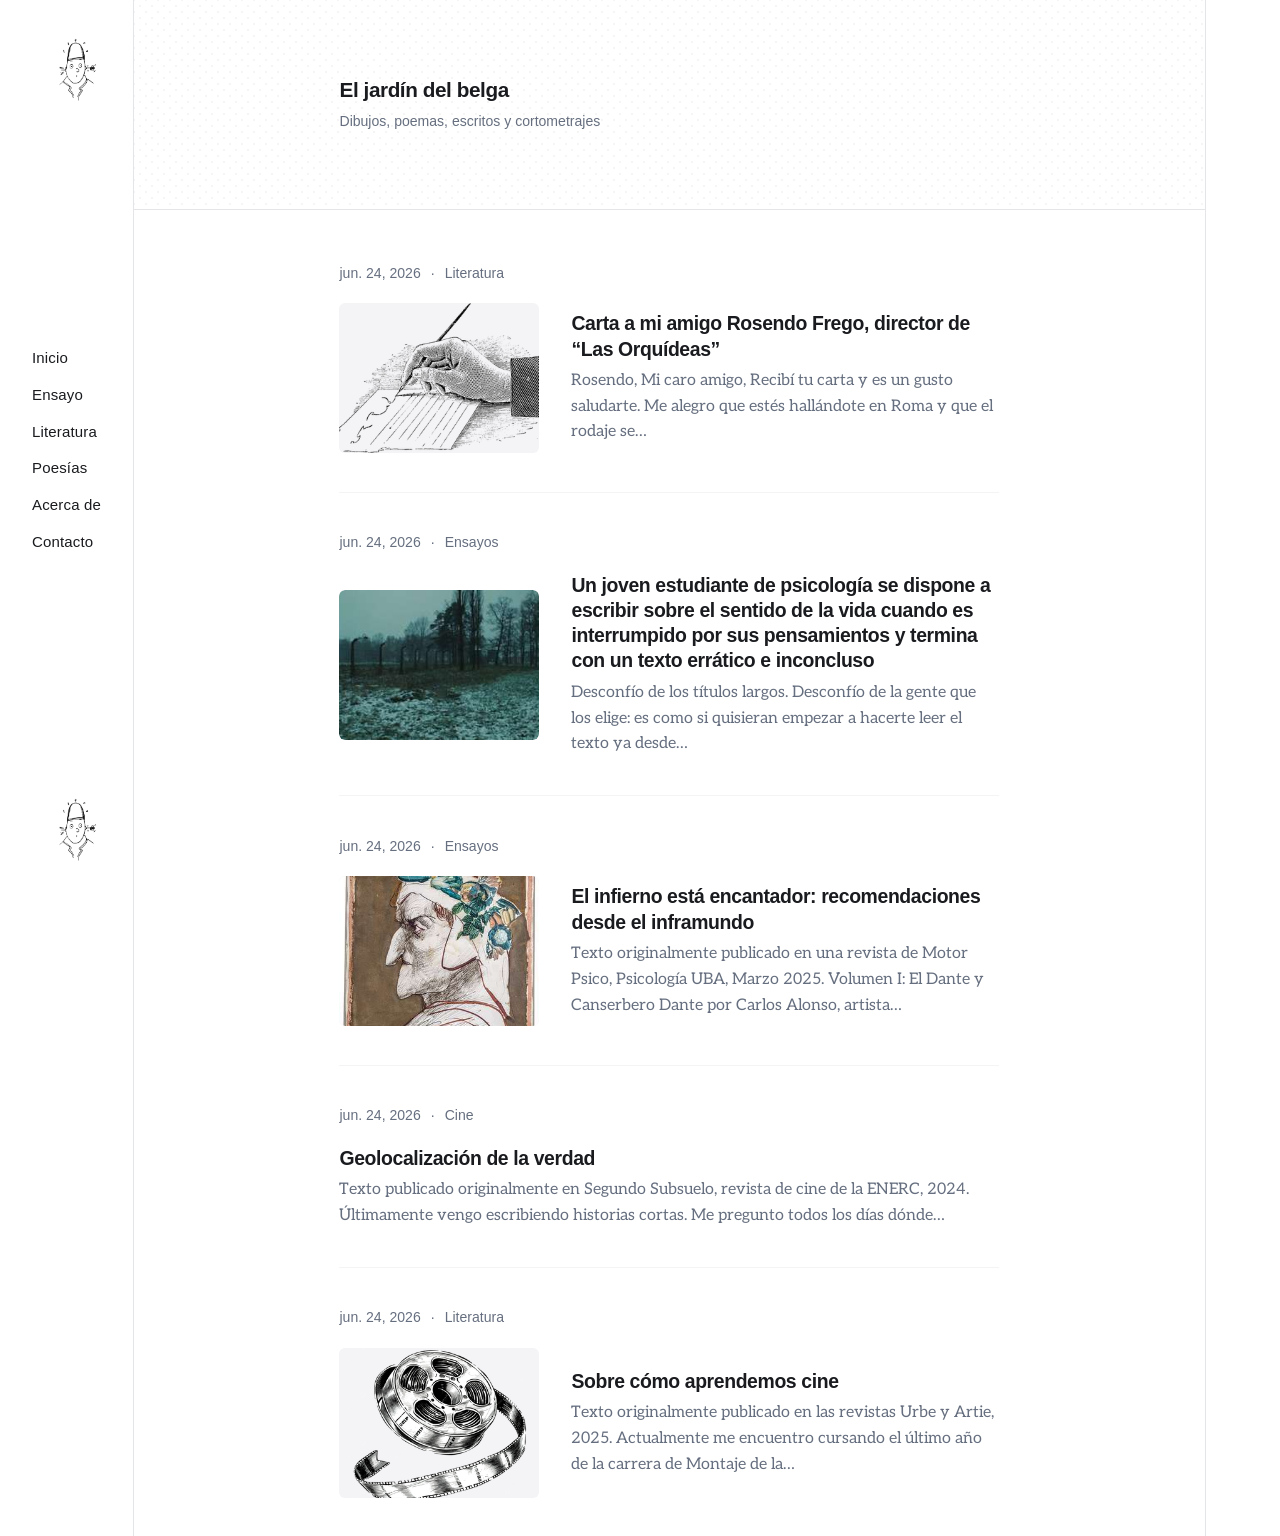
<file: index.html>
<!DOCTYPE html><html lang="es"><head><meta charset="utf-8"><meta http-equiv="X-UA-Compatible" content="IE=edge"><meta name="viewport" content="width=device-width,initial-scale=1"><title>Julián Enriquez</title><meta name="generator" content="Publii Open-Source CMS for Static Site"><link rel="canonical" href="https://julian-enriquez.github.io/julian-enriquez/"><link rel="alternate" type="application/atom+xml" href="https://julian-enriquez.github.io/julian-enriquez/feed.xml" title="Julián Enriquez - RSS"><link rel="alternate" type="application/json" href="https://julian-enriquez.github.io/julian-enriquez/feed.json" title="Julián Enriquez - JSON"><meta property="og:title" content="Julián Enriquez"><meta property="og:image" content="https://julian-enriquez.github.io/julian-enriquez/media/website/18.png"><meta property="og:image:width" content="4746"><meta property="og:image:height" content="5933"><meta property="og:site_name" content="Julián Enriquez"><meta property="og:description" content=""><meta property="og:url" content="https://julian-enriquez.github.io/julian-enriquez/"><meta property="og:type" content="website"><link rel="shortcut icon" href="https://julian-enriquez.github.io/julian-enriquez/media/website/PIPO-05.png" type="image/x-icon"><link rel="stylesheet" href="https://julian-enriquez.github.io/julian-enriquez/assets/css/style.css?v=1b7cdbcfc6073b887bbcb154c6735368"><script type="application/ld+json">{"@context":"http://schema.org","@type":"Organization","name":"Julián Enriquez","logo":"https://julian-enriquez.github.io/julian-enriquez/media/website/18.png","url":"https://julian-enriquez.github.io/julian-enriquez/","sameAs":["https://www.instagram.com/julii_enriquez/","https://www.youtube.com/@julian.enriquez"]}</script><noscript><style>img[loading] {
                    opacity: 1;
                }</style></noscript></head><body class="home-template"><div class="container"><div class="left-bar"><div class="left-bar__inner"><header class="header"><a class="logo" href="https://julian-enriquez.github.io/julian-enriquez/"><img src="https://julian-enriquez.github.io/julian-enriquez/media/website/18.png" alt="Julián Enriquez" width="4746" height="5933"></a><nav class="navbar"><button class="navbar__toggle" aria-label="Menu" aria-haspopup="true" aria-expanded="false"><span class="navbar__toggle__box"><span class="navbar__toggle__inner">Menu</span></span></button><ul class="navbar__menu"><li class="active"><a href="https://julian-enriquez.github.io/julian-enriquez/" target="_self" aria-label="Inicio"><span>Inicio</span></a></li><li><a href="https://julian-enriquez.github.io/julian-enriquez/tags/escritos/" target="_self" aria-label="Ensayo"><span>Ensayo</span></a></li><li><a href="https://julian-enriquez.github.io/julian-enriquez/tags/literatura/" target="_self" aria-label="Literatura"><span>Literatura</span></a></li><li><a href="https://julian-enriquez.github.io/julian-enriquez/tags/poesia/" target="_self" aria-label="Poesías"><span>Poesías</span></a></li><li><a href="https://julian-enriquez.github.io/julian-enriquez/sobre-mi/" target="_self" aria-label="Acerca de"><span>Acerca de</span></a></li><li><a href="https://julian-enriquez.github.io/julian-enriquez/contacto/" target="_self" aria-label="Contacto"><span>Contacto</span></a></li></ul></nav><a class="logo logo--atbottom" href="https://julian-enriquez.github.io/julian-enriquez/"><img src="https://julian-enriquez.github.io/julian-enriquez/media/website/18.png" alt="Julián Enriquez" width="4746" height="5933"></a></header></div></div><main class="main"><div class="hero"><div class="main__inner"><h1>El jardín del belga</h1><p>Dibujos, poemas, escritos y cortometrajes</p></div></div><div class="main__inner"><article class="c-card"><div class="c-card__meta"><time datetime="2026-06-24T15:32">jun. 24, 2026 </time><a href="https://julian-enriquez.github.io/julian-enriquez/tags/literatura/" class="c-card-tag">Literatura</a></div><a href="https://julian-enriquez.github.io/julian-enriquez/carta-a-mi-amigo-rosendo-frego-director-de-las-orquideas-2/" class="c-card__image"><img src="https://julian-enriquez.github.io/julian-enriquez/media/posts/10/Hand-Writing-PNG-Free-Image-1.png" srcset="https://julian-enriquez.github.io/julian-enriquez/media/posts/10/responsive/Hand-Writing-PNG-Free-Image-1-xs.png 320w, https://julian-enriquez.github.io/julian-enriquez/media/posts/10/responsive/Hand-Writing-PNG-Free-Image-1-sm.png 480w" sizes="(min-width: 700px) 200px, (min-width: 480px) 160px, calc(100vw - 50px)" loading="lazy" height="745" width="1132" alt=""></a><header class="c-card__header"><h2 class="c-card__title"><a href="https://julian-enriquez.github.io/julian-enriquez/carta-a-mi-amigo-rosendo-frego-director-de-las-orquideas-2/">Carta a mi amigo Rosendo Frego, director de “Las Orquídeas”</a></h2><p>Rosendo, Mi caro amigo, Recibí tu carta y es un gusto saludarte. Me alegro que estés hallándote en Roma y que el rodaje se&hellip;</p></header></article><article class="c-card"><div class="c-card__meta"><time datetime="2026-06-24T15:15">jun. 24, 2026 </time><a href="https://julian-enriquez.github.io/julian-enriquez/tags/escritos/" class="c-card-tag">Ensayos</a></div><a href="https://julian-enriquez.github.io/julian-enriquez/un-joven-estudiante-de-psicologia/" class="c-card__image"><img src="https://julian-enriquez.github.io/julian-enriquez/media/posts/8/Shoah-704412970-large.jpg" srcset="https://julian-enriquez.github.io/julian-enriquez/media/posts/8/responsive/Shoah-704412970-large-xs.jpg 320w, https://julian-enriquez.github.io/julian-enriquez/media/posts/8/responsive/Shoah-704412970-large-sm.jpg 480w" sizes="(min-width: 700px) 200px, (min-width: 480px) 160px, calc(100vw - 50px)" loading="lazy" height="1080" width="1920" alt=""></a><header class="c-card__header"><h2 class="c-card__title"><a href="https://julian-enriquez.github.io/julian-enriquez/un-joven-estudiante-de-psicologia/">Un joven estudiante de psicología se dispone a escribir sobre el sentido de la vida cuando es interrumpido por sus pensamientos y termina con un texto errático e inconcluso</a></h2><p>Desconfío de los títulos largos. Desconfío de la gente que los elige: es como si quisieran empezar a hacerte leer el texto ya desde&hellip;</p></header></article><article class="c-card"><div class="c-card__meta"><time datetime="2026-06-24T14:57">jun. 24, 2026 </time><a href="https://julian-enriquez.github.io/julian-enriquez/tags/escritos/" class="c-card-tag">Ensayos</a></div><a href="https://julian-enriquez.github.io/julian-enriquez/el-infierno-esta-encantador-recomendaciones-desde-el-inframundo/" class="c-card__image"><img src="https://julian-enriquez.github.io/julian-enriquez/media/posts/7/CE-2460-ANV.D_ret.jpg" srcset="https://julian-enriquez.github.io/julian-enriquez/media/posts/7/responsive/CE-2460-ANV.D_ret-xs.jpg 320w, https://julian-enriquez.github.io/julian-enriquez/media/posts/7/responsive/CE-2460-ANV.D_ret-sm.jpg 480w" sizes="(min-width: 700px) 200px, (min-width: 480px) 160px, calc(100vw - 50px)" loading="lazy" height="1344" width="1041" alt=""></a><header class="c-card__header"><h2 class="c-card__title"><a href="https://julian-enriquez.github.io/julian-enriquez/el-infierno-esta-encantador-recomendaciones-desde-el-inframundo/">El infierno está encantador: recomendaciones desde el inframundo</a></h2><p>Texto originalmente publicado en una revista de Motor Psico, Psicología UBA, Marzo 2025. Volumen I: El Dante y Canserbero Dante por Carlos Alonso, artista&hellip;</p></header></article><article class="c-card"><div class="c-card__meta"><time datetime="2026-06-24T14:46">jun. 24, 2026 </time><a href="https://julian-enriquez.github.io/julian-enriquez/tags/cine/" class="c-card-tag">Cine</a></div><header class="c-card__header"><h2 class="c-card__title"><a href="https://julian-enriquez.github.io/julian-enriquez/geolocalizacion-de-la-verdad/">Geolocalización de la verdad</a></h2><p>Texto publicado originalmente en Segundo Subsuelo, revista de cine de la ENERC, 2024. Últimamente vengo escribiendo historias cortas. Me pregunto todos los días dónde&hellip;</p></header></article><article class="c-card"><div class="c-card__meta"><time datetime="2026-06-24T11:46">jun. 24, 2026 </time><a href="https://julian-enriquez.github.io/julian-enriquez/tags/literatura/" class="c-card-tag">Literatura</a></div><a href="https://julian-enriquez.github.io/julian-enriquez/sobre-como-aprendemos-cine/" class="c-card__image"><img src="https://julian-enriquez.github.io/julian-enriquez/media/posts/4/pngtree-cinema-film-roll-sketch-cinema-ribbon-in-doodle-style-png-image_15994874.png" srcset="https://julian-enriquez.github.io/julian-enriquez/media/posts/4/responsive/pngtree-cinema-film-roll-sketch-cinema-ribbon-in-doodle-style-png-image_15994874-xs.png 320w, https://julian-enriquez.github.io/julian-enriquez/media/posts/4/responsive/pngtree-cinema-film-roll-sketch-cinema-ribbon-in-doodle-style-png-image_15994874-sm.png 480w" sizes="(min-width: 700px) 200px, (min-width: 480px) 160px, calc(100vw - 50px)" loading="lazy" height="2500" width="2500" alt=""></a><header class="c-card__header"><h2 class="c-card__title"><a href="https://julian-enriquez.github.io/julian-enriquez/sobre-como-aprendemos-cine/">Sobre cómo aprendemos cine</a></h2><p>Texto originalmente publicado en las revistas Urbe y Artie, 2025. Actualmente me encuentro cursando el último año de la carrera de Montaje de la&hellip;</p></header></article></div></main><div class="right-bar"><div class="right-bar__inner"><div class="sidebar"><div class="box follow"><a href="https://www.instagram.com/julii_enriquez/" class="tltp tltp--top" aria-label="Instagram"><svg><use xlink:href="https://julian-enriquez.github.io/julian-enriquez/assets/svg/svg-map.svg#instagram"/></svg> <span>Instagram</span> </a><a href="https://www.youtube.com/@julian.enriquez" class="tltp tltp--top" aria-label="Youtube"><svg><use xlink:href="https://julian-enriquez.github.io/julian-enriquez/assets/svg/svg-map.svg#youtube"/></svg> <span>Youtube</span></a></div></div></div></div></div><script defer="defer" src="https://julian-enriquez.github.io/julian-enriquez/assets/js/scripts.min.js?v=b2d91bcadbf5db401b76eb5bb3092eb7"></script><script>var images = document.querySelectorAll('img[loading]');
        for (var i = 0; i < images.length; i++) {
            if (images[i].complete) {
                images[i].classList.add('is-loaded');
            } else {
                images[i].addEventListener('load', function () {
                    this.classList.add('is-loaded');
                }, false);
            }
        }</script></body></html>
</file>
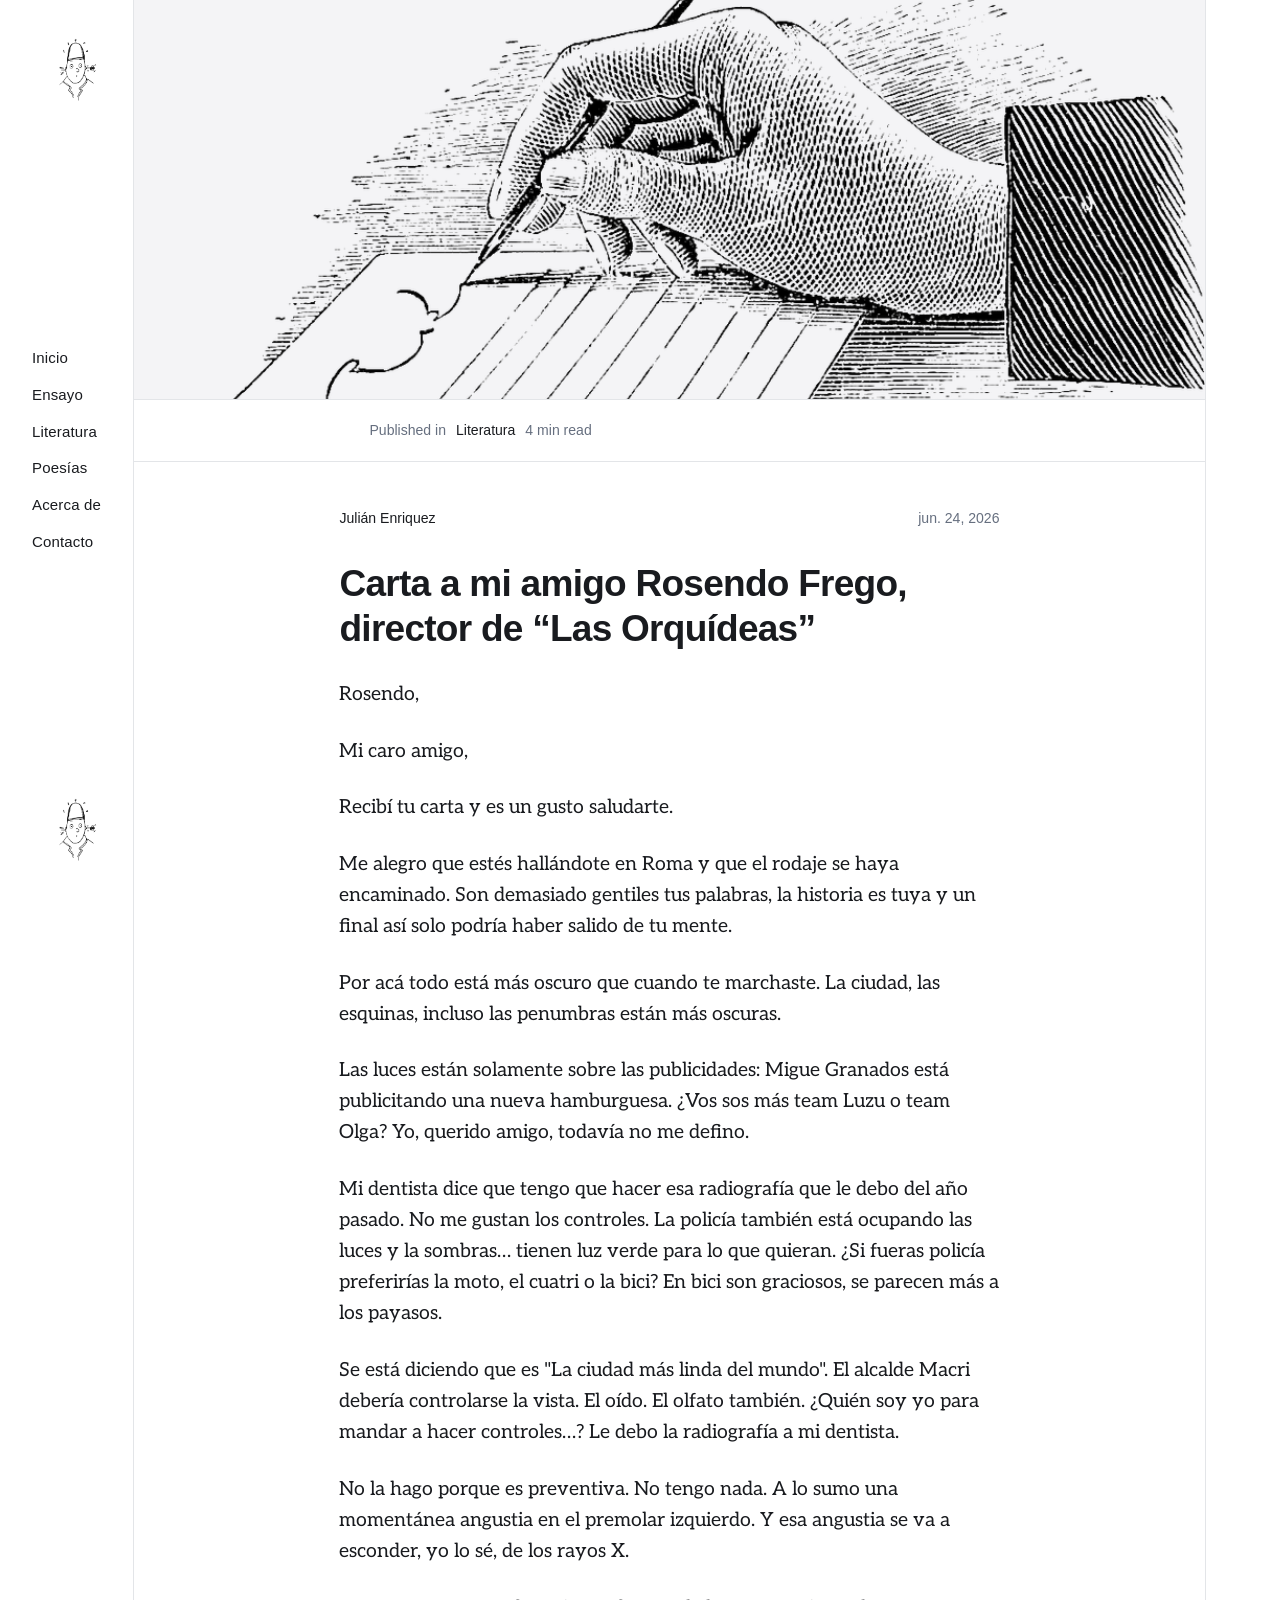
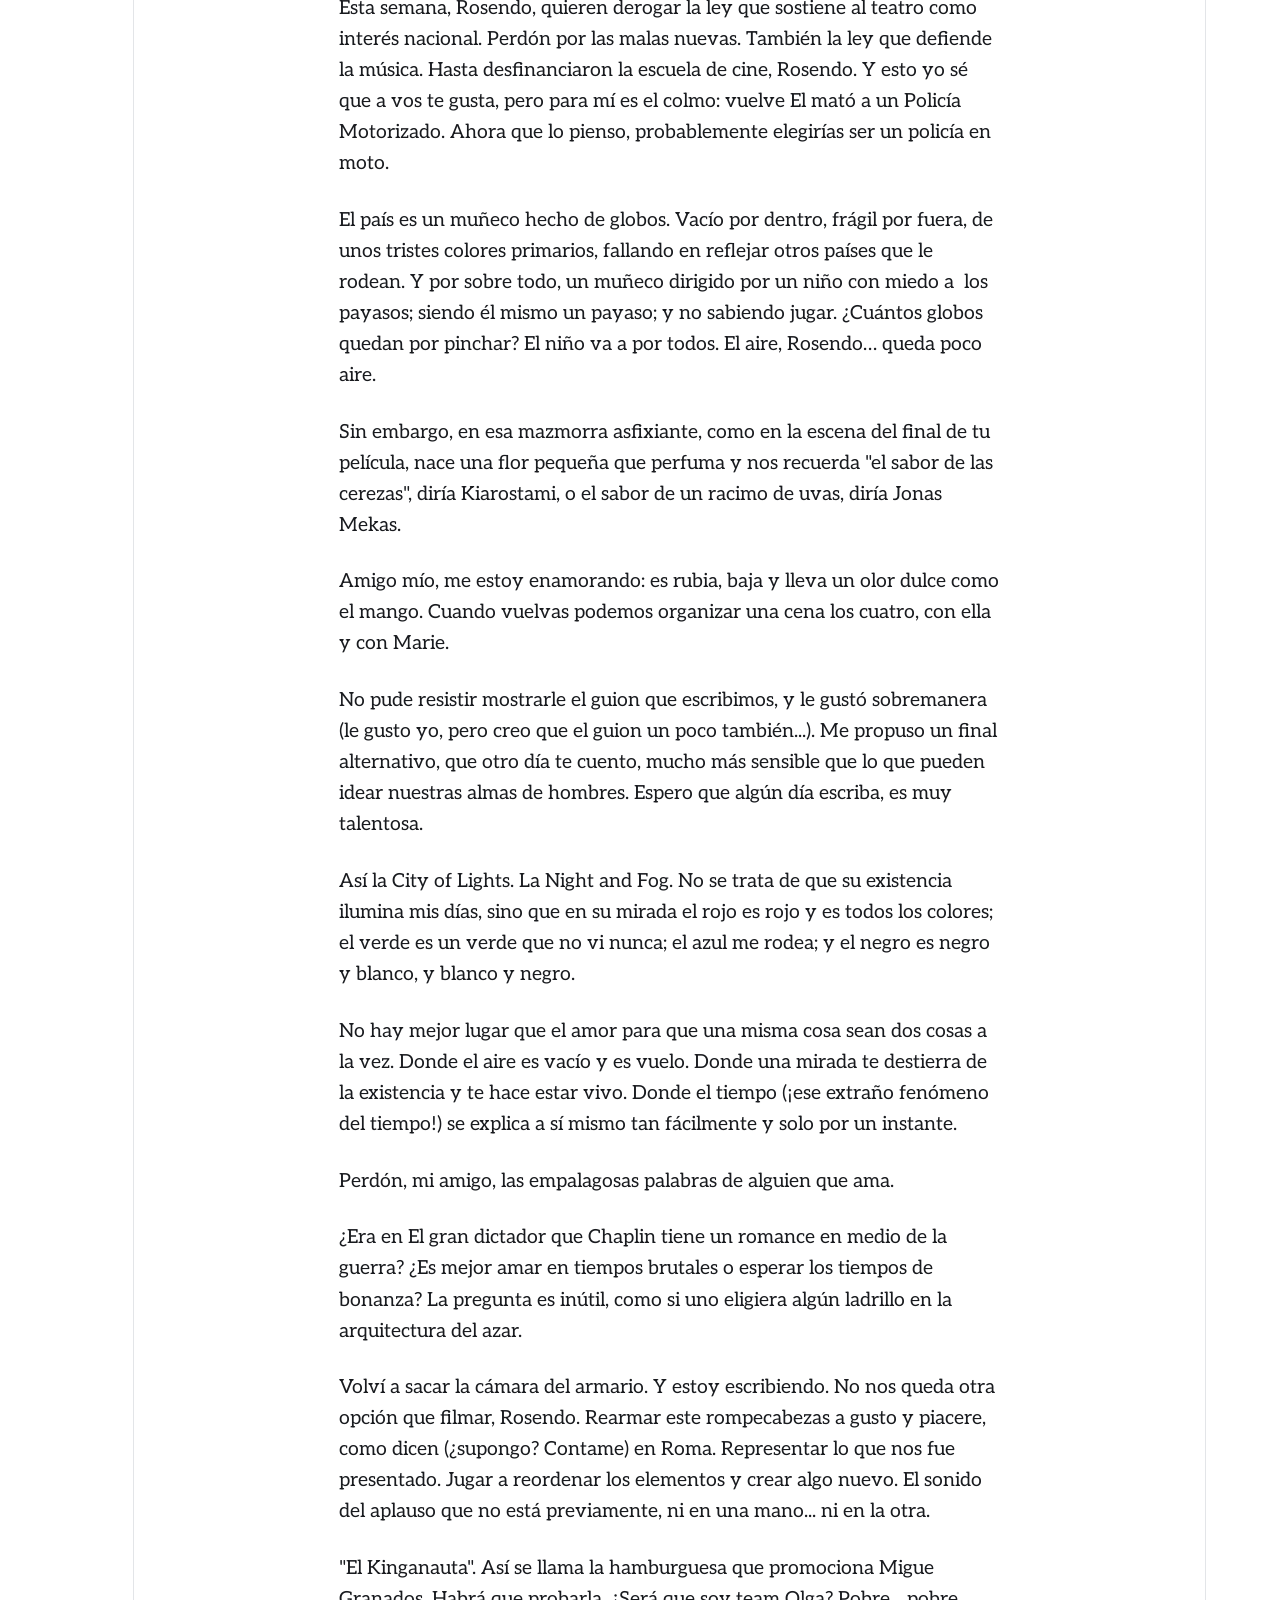
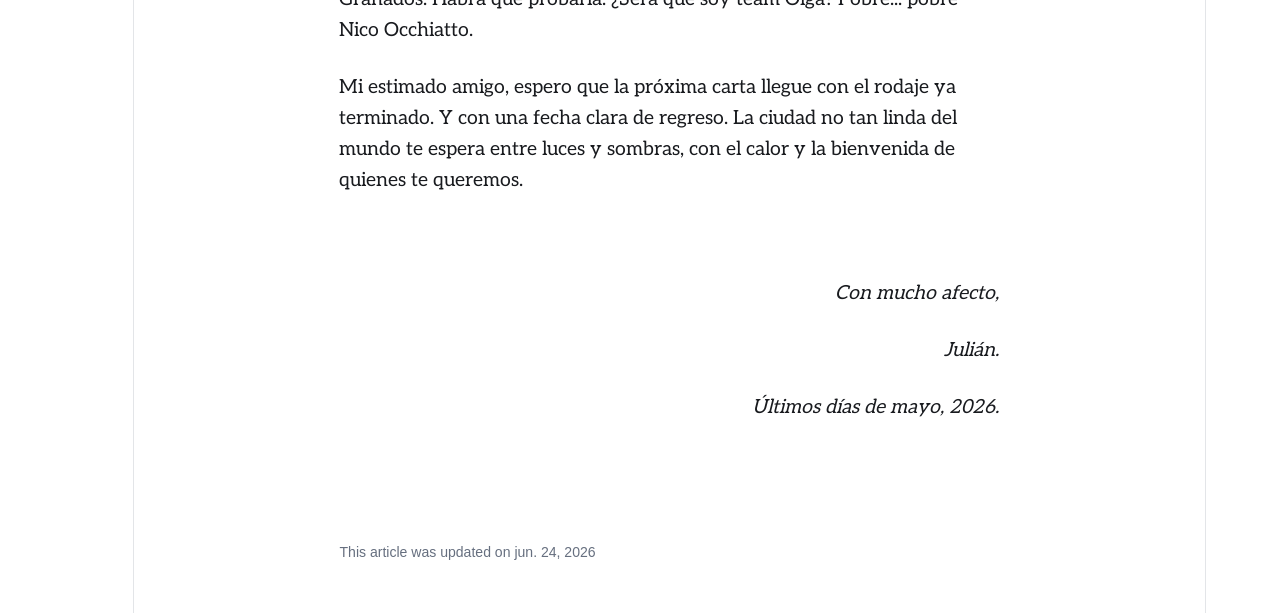
<file: carta-a-mi-amigo-rosendo-frego-director-de-las-orquideas-2/index.html>
<!DOCTYPE html><html lang="es"><head><meta charset="utf-8"><meta http-equiv="X-UA-Compatible" content="IE=edge"><meta name="viewport" content="width=device-width,initial-scale=1"><title>Carta a mi amigo Rosendo Frego, director de “Las Orquídeas” - Julián Enriquez</title><meta name="description" content="Rosendo, Mi caro amigo, Recibí tu carta y es un gusto saludarte. Me alegro que estés hallándote en Roma y que el rodaje se&hellip;"><meta name="generator" content="Publii Open-Source CMS for Static Site"><link rel="canonical" href="https://julian-enriquez.github.io/julian-enriquez/carta-a-mi-amigo-rosendo-frego-director-de-las-orquideas-2/"><link rel="alternate" type="application/atom+xml" href="https://julian-enriquez.github.io/julian-enriquez/feed.xml" title="Julián Enriquez - RSS"><link rel="alternate" type="application/json" href="https://julian-enriquez.github.io/julian-enriquez/feed.json" title="Julián Enriquez - JSON"><meta property="og:title" content="Carta a mi amigo Rosendo Frego, director de “Las Orquídeas”"><meta property="og:image" content="https://julian-enriquez.github.io/julian-enriquez/media/posts/10/Hand-Writing-PNG-Free-Image-1.png"><meta property="og:image:width" content="1132"><meta property="og:image:height" content="745"><meta property="og:site_name" content="Julián Enriquez"><meta property="og:description" content="Rosendo, Mi caro amigo, Recibí tu carta y es un gusto saludarte. Me alegro que estés hallándote en Roma y que el rodaje se&hellip;"><meta property="og:url" content="https://julian-enriquez.github.io/julian-enriquez/carta-a-mi-amigo-rosendo-frego-director-de-las-orquideas-2/"><meta property="og:type" content="article"><link rel="shortcut icon" href="https://julian-enriquez.github.io/julian-enriquez/media/website/PIPO-05.png" type="image/x-icon"><link rel="stylesheet" href="https://julian-enriquez.github.io/julian-enriquez/assets/css/style.css?v=1b7cdbcfc6073b887bbcb154c6735368"><script type="application/ld+json">{"@context":"http://schema.org","@type":"Article","mainEntityOfPage":{"@type":"WebPage","@id":"https://julian-enriquez.github.io/julian-enriquez/carta-a-mi-amigo-rosendo-frego-director-de-las-orquideas-2/"},"headline":"Carta a mi amigo Rosendo Frego, director de “Las Orquídeas”","datePublished":"2026-06-24T15:32-03:00","dateModified":"2026-06-24T15:33-03:00","image":{"@type":"ImageObject","url":"https://julian-enriquez.github.io/julian-enriquez/media/posts/10/Hand-Writing-PNG-Free-Image-1.png","height":745,"width":1132},"description":"Rosendo, Mi caro amigo, Recibí tu carta y es un gusto saludarte. Me alegro que estés hallándote en Roma y que el rodaje se&hellip;","author":{"@type":"Person","name":"Julián Enriquez","url":"https://julian-enriquez.github.io/julian-enriquez/authors/julian-enriquez/"},"publisher":{"@type":"Organization","name":"Julián Enriquez","logo":{"@type":"ImageObject","url":"https://julian-enriquez.github.io/julian-enriquez/media/website/18.png","height":5933,"width":4746}}}</script><noscript><style>img[loading] {
                    opacity: 1;
                }</style></noscript></head><body class="post-template"><div class="container"><div class="left-bar"><div class="left-bar__inner"><header class="header"><a class="logo" href="https://julian-enriquez.github.io/julian-enriquez/"><img src="https://julian-enriquez.github.io/julian-enriquez/media/website/18.png" alt="Julián Enriquez" width="4746" height="5933"></a><nav class="navbar"><button class="navbar__toggle" aria-label="Menu" aria-haspopup="true" aria-expanded="false"><span class="navbar__toggle__box"><span class="navbar__toggle__inner">Menu</span></span></button><ul class="navbar__menu"><li><a href="https://julian-enriquez.github.io/julian-enriquez/" target="_self" aria-label="Inicio"><span>Inicio</span></a></li><li><a href="https://julian-enriquez.github.io/julian-enriquez/tags/escritos/" target="_self" aria-label="Ensayo"><span>Ensayo</span></a></li><li><a href="https://julian-enriquez.github.io/julian-enriquez/tags/literatura/" target="_self" aria-label="Literatura"><span>Literatura</span></a></li><li><a href="https://julian-enriquez.github.io/julian-enriquez/tags/poesia/" target="_self" aria-label="Poesías"><span>Poesías</span></a></li><li><a href="https://julian-enriquez.github.io/julian-enriquez/sobre-mi/" target="_self" aria-label="Acerca de"><span>Acerca de</span></a></li><li><a href="https://julian-enriquez.github.io/julian-enriquez/contacto/" target="_self" aria-label="Contacto"><span>Contacto</span></a></li></ul></nav><a class="logo logo--atbottom" href="https://julian-enriquez.github.io/julian-enriquez/"><img src="https://julian-enriquez.github.io/julian-enriquez/media/website/18.png" alt="Julián Enriquez" width="4746" height="5933"></a></header></div></div><main class="main post"><article class="content"><figure class="content__featured-image content__featured-image--attop"><img src="https://julian-enriquez.github.io/julian-enriquez/media/posts/10/Hand-Writing-PNG-Free-Image-1.png" srcset="https://julian-enriquez.github.io/julian-enriquez/media/posts/10/responsive/Hand-Writing-PNG-Free-Image-1-xs.png 320w, https://julian-enriquez.github.io/julian-enriquez/media/posts/10/responsive/Hand-Writing-PNG-Free-Image-1-sm.png 480w, https://julian-enriquez.github.io/julian-enriquez/media/posts/10/responsive/Hand-Writing-PNG-Free-Image-1-md.png 768w, https://julian-enriquez.github.io/julian-enriquez/media/posts/10/responsive/Hand-Writing-PNG-Free-Image-1-xl.png 1024w" sizes="(min-width: 1460px) 938px, (min-width: 1200px) calc(75.83vw - 154px), (min-width: 1120px) 938px, (min-width: 900px) calc(55vw + 333px), 100vw" loading="eager" height="745" width="1132" alt="" aria-describedby="image-caption"></figure><div class="content__meta content__meta--attop"><div class="content__meta--attop__inner"><div class="content__maintag"><svg width="20" height="20" aria-hidden="true" focusable="false"><use xlink:href="https://julian-enriquez.github.io/julian-enriquez/assets/svg/svg-map.svg#tag"/></svg> Published in <a href="https://julian-enriquez.github.io/julian-enriquez/tags/literatura/" class="metadata__maintag">Literatura</a> <span class="reading-time" aria-label="4 min read">4 min read</span></div></div></div><div class="main__inner"><div class="content__meta"><div class="content__author"><div><a href="https://julian-enriquez.github.io/julian-enriquez/authors/julian-enriquez/" class="content__author__name">Julián Enriquez</a></div></div><div class="content__date"><time datetime="2026-06-24T15:32">jun. 24, 2026</time></div></div><header class="content__header"><h1 class="content__title">Carta a mi amigo Rosendo Frego, director de “Las Orquídeas”</h1></header><div class="content__entry"><p><span style="font-weight: 400;">Rosendo,</span></p><p><span style="font-weight: 400;">Mi caro amigo,</span></p><p><span style="font-weight: 400;">Recibí tu carta y es un gusto saludarte.</span></p><p><span style="font-weight: 400;">Me alegro que estés hallándote en Roma y que el rodaje se haya encaminado. Son demasiado gentiles tus palabras, la historia es tuya y un final así solo podría haber salido de tu mente.</span></p><p><span style="font-weight: 400;">Por acá todo está más oscuro que cuando te marchaste. La ciudad, las esquinas, incluso las penumbras están más oscuras. </span></p><p><span style="font-weight: 400;">Las luces están solamente sobre las publicidades: Migue Granados está publicitando una nueva hamburguesa. ¿Vos sos más team Luzu o team Olga? Yo, querido amigo, todavía no me defino.</span></p><p><span style="font-weight: 400;">Mi dentista dice que tengo que hacer esa radiografía que le debo del año pasado. No me gustan los controles. La policía también está ocupando las luces y la sombras… tienen luz verde para lo que quieran. ¿Si fueras policía preferirías la moto, el cuatri o la bici? En bici son graciosos, se parecen más a los payasos.</span></p><p><span style="font-weight: 400;">Se está diciendo que es "La ciudad más linda del mundo". El alcalde Macri debería controlarse la vista. El oído. El olfato también. ¿Quién soy yo para mandar a hacer controles…? Le debo la radiografía a mi dentista.</span></p><p><span style="font-weight: 400;">No la hago porque es preventiva. No tengo nada. A lo sumo una momentánea angustia en el premolar izquierdo. Y esa angustia se va a esconder, yo lo sé, de los rayos X.</span></p><p><span style="font-weight: 400;">Esta semana, Rosendo, quieren derogar la ley que sostiene al teatro como interés nacional. Perdón por las malas nuevas. También la ley que defiende la música. Hasta desfinanciaron la escuela de cine, Rosendo. Y esto yo sé que a vos te gusta, pero para mí es el colmo: vuelve El mató a un Policía Motorizado. Ahora que lo pienso, probablemente elegirías ser un policía en moto.</span></p><p><span style="font-weight: 400;">El país es un muñeco hecho de globos. Vacío por dentro, frágil por fuera, de unos tristes colores primarios, fallando en reflejar otros países que le rodean. Y por sobre todo, un muñeco dirigido por un niño con miedo a  los payasos; siendo él mismo un payaso; y no sabiendo jugar. ¿Cuántos globos quedan por pinchar? El niño va a por todos. El aire, Rosendo… queda poco aire.</span></p><p><span style="font-weight: 400;">Sin embargo, en esa mazmorra asfixiante, como en la escena del final de tu película, nace una flor pequeña que perfuma y nos recuerda "el sabor de las cerezas", diría Kiarostami, o el sabor de un racimo de uvas, diría Jonas Mekas. </span></p><p><span style="font-weight: 400;">Amigo mío, me estoy enamorando: es rubia, baja y lleva un olor dulce como el mango. Cuando vuelvas podemos organizar una cena los cuatro, con ella y con Marie.</span></p><p><span style="font-weight: 400;">No pude resistir mostrarle el guion que escribimos, y le gustó sobremanera (le gusto yo, pero creo que el guion un poco también...). Me propuso un final alternativo, que otro día te cuento, mucho más sensible que lo que pueden idear nuestras almas de hombres. Espero que algún día escriba, es muy talentosa.</span></p><p><span style="font-weight: 400;">Así la City of Lights. La Night and Fog. No se trata de que su existencia ilumina mis días, sino que en su mirada el rojo es rojo y es todos los colores; el verde es un verde que no vi nunca; el azul me rodea; y el negro es negro y blanco, y blanco y negro. </span></p><p><span style="font-weight: 400;">No hay mejor lugar que el amor para que una misma cosa sean dos cosas a la vez. Donde el aire es vacío y es vuelo. Donde una mirada te destierra de la existencia y te hace estar vivo. Donde el tiempo (¡ese extraño fenómeno del tiempo!) se explica a sí mismo tan fácilmente y solo por un instante.</span></p><p><span style="font-weight: 400;">Perdón, mi amigo, las empalagosas palabras de alguien que ama.</span></p><p><span style="font-weight: 400;">¿Era en El gran dictador que Chaplin tiene un romance en medio de la guerra? ¿Es mejor amar en tiempos brutales o esperar los tiempos de bonanza? La pregunta es inútil, como si uno eligiera algún ladrillo en la arquitectura del azar.</span></p><p><span style="font-weight: 400;">Volví a sacar la cámara del armario. Y estoy escribiendo. No nos queda otra opción que filmar, Rosendo. Rearmar este rompecabezas a gusto y piacere, como dicen (¿supongo? Contame) en Roma. Representar lo que nos fue presentado. Jugar a reordenar los elementos y crear algo nuevo. El sonido del aplauso que no está previamente, ni en una mano... ni en la otra.</span></p><p><span style="font-weight: 400;">"El Kinganauta". Así se llama la hamburguesa que promociona Migue Granados. Habrá que probarla. ¿Será que soy team Olga? Pobre... pobre Nico Occhiatto.</span></p><p><span style="font-weight: 400;">Mi estimado amigo, espero que la próxima carta llegue con el rodaje ya terminado. Y con una fecha clara de regreso. La ciudad no tan linda del mundo te espera entre luces y sombras, con el calor y la bienvenida de quienes te queremos.</span></p><p> </p><p class="align-right"><i><span style="font-weight: 400;">Con mucho afecto,</span></i></p><p class="align-right"><i><span style="font-weight: 400;">Julián.</span></i></p><p class="align-right"><i><span style="font-weight: 400;">Últimos días de mayo, 2026.</span></i></p><p> </p></div><footer class="content__footer"><div class="content__last-updated">This article was updated on <time datetime="2026-06-24T15:33">jun. 24, 2026</time></div><div class="content__share"><a href="https://www.facebook.com/sharer/sharer.php?u=https%3A%2F%2Fjulian-enriquez.github.io%2Fjulian-enriquez%2Fcarta-a-mi-amigo-rosendo-frego-director-de-las-orquideas-2%2F" class="js-share facebook tltp tltp--top" aria-label="Facebook" rel="nofollow noopener noreferrer"><svg><use xlink:href="https://julian-enriquez.github.io/julian-enriquez/assets/svg/svg-map.svg#facebook"/></svg> <span>Facebook</span> </a><a href="https://twitter.com/intent/tweet?url=https%3A%2F%2Fjulian-enriquez.github.io%2Fjulian-enriquez%2Fcarta-a-mi-amigo-rosendo-frego-director-de-las-orquideas-2%2F&amp;via=Juli%C3%A1n%20Enriquez&amp;text=Carta%20a%20mi%20amigo%20Rosendo%20Frego%2C%20director%20de%20%E2%80%9CLas%20Orqu%C3%ADdeas%E2%80%9D" class="js-share twitter tltp tltp--top" aria-label="Twitter" rel="nofollow noopener noreferrer"><svg><use xlink:href="https://julian-enriquez.github.io/julian-enriquez/assets/svg/svg-map.svg#twitter"/></svg> <span>Twitter</span> </a><a href="https://api.whatsapp.com/send?text=Carta%20a%20mi%20amigo%20Rosendo%20Frego%2C%20director%20de%20%E2%80%9CLas%20Orqu%C3%ADdeas%E2%80%9D https%3A%2F%2Fjulian-enriquez.github.io%2Fjulian-enriquez%2Fcarta-a-mi-amigo-rosendo-frego-director-de-las-orquideas-2%2F" class="js-share whatsapp tltp tltp--top" title="Share with LinkedIn" rel="nofollow noopener noreferrer"><svg><use xlink:href="https://julian-enriquez.github.io/julian-enriquez/assets/svg/svg-map.svg#whatsapp"/></svg> <span>WhatsApp</span></a></div></footer></div></article></main><div class="right-bar"><div class="right-bar__inner"><div class="sidebar"><div class="box follow"><a href="https://www.instagram.com/julii_enriquez/" class="tltp tltp--top" aria-label="Instagram"><svg><use xlink:href="https://julian-enriquez.github.io/julian-enriquez/assets/svg/svg-map.svg#instagram"/></svg> <span>Instagram</span> </a><a href="https://www.youtube.com/@julian.enriquez" class="tltp tltp--top" aria-label="Youtube"><svg><use xlink:href="https://julian-enriquez.github.io/julian-enriquez/assets/svg/svg-map.svg#youtube"/></svg> <span>Youtube</span></a></div></div></div></div></div><script defer="defer" src="https://julian-enriquez.github.io/julian-enriquez/assets/js/scripts.min.js?v=b2d91bcadbf5db401b76eb5bb3092eb7"></script><script>var images = document.querySelectorAll('img[loading]');
        for (var i = 0; i < images.length; i++) {
            if (images[i].complete) {
                images[i].classList.add('is-loaded');
            } else {
                images[i].addEventListener('load', function () {
                    this.classList.add('is-loaded');
                }, false);
            }
        }</script></body></html>
</file>
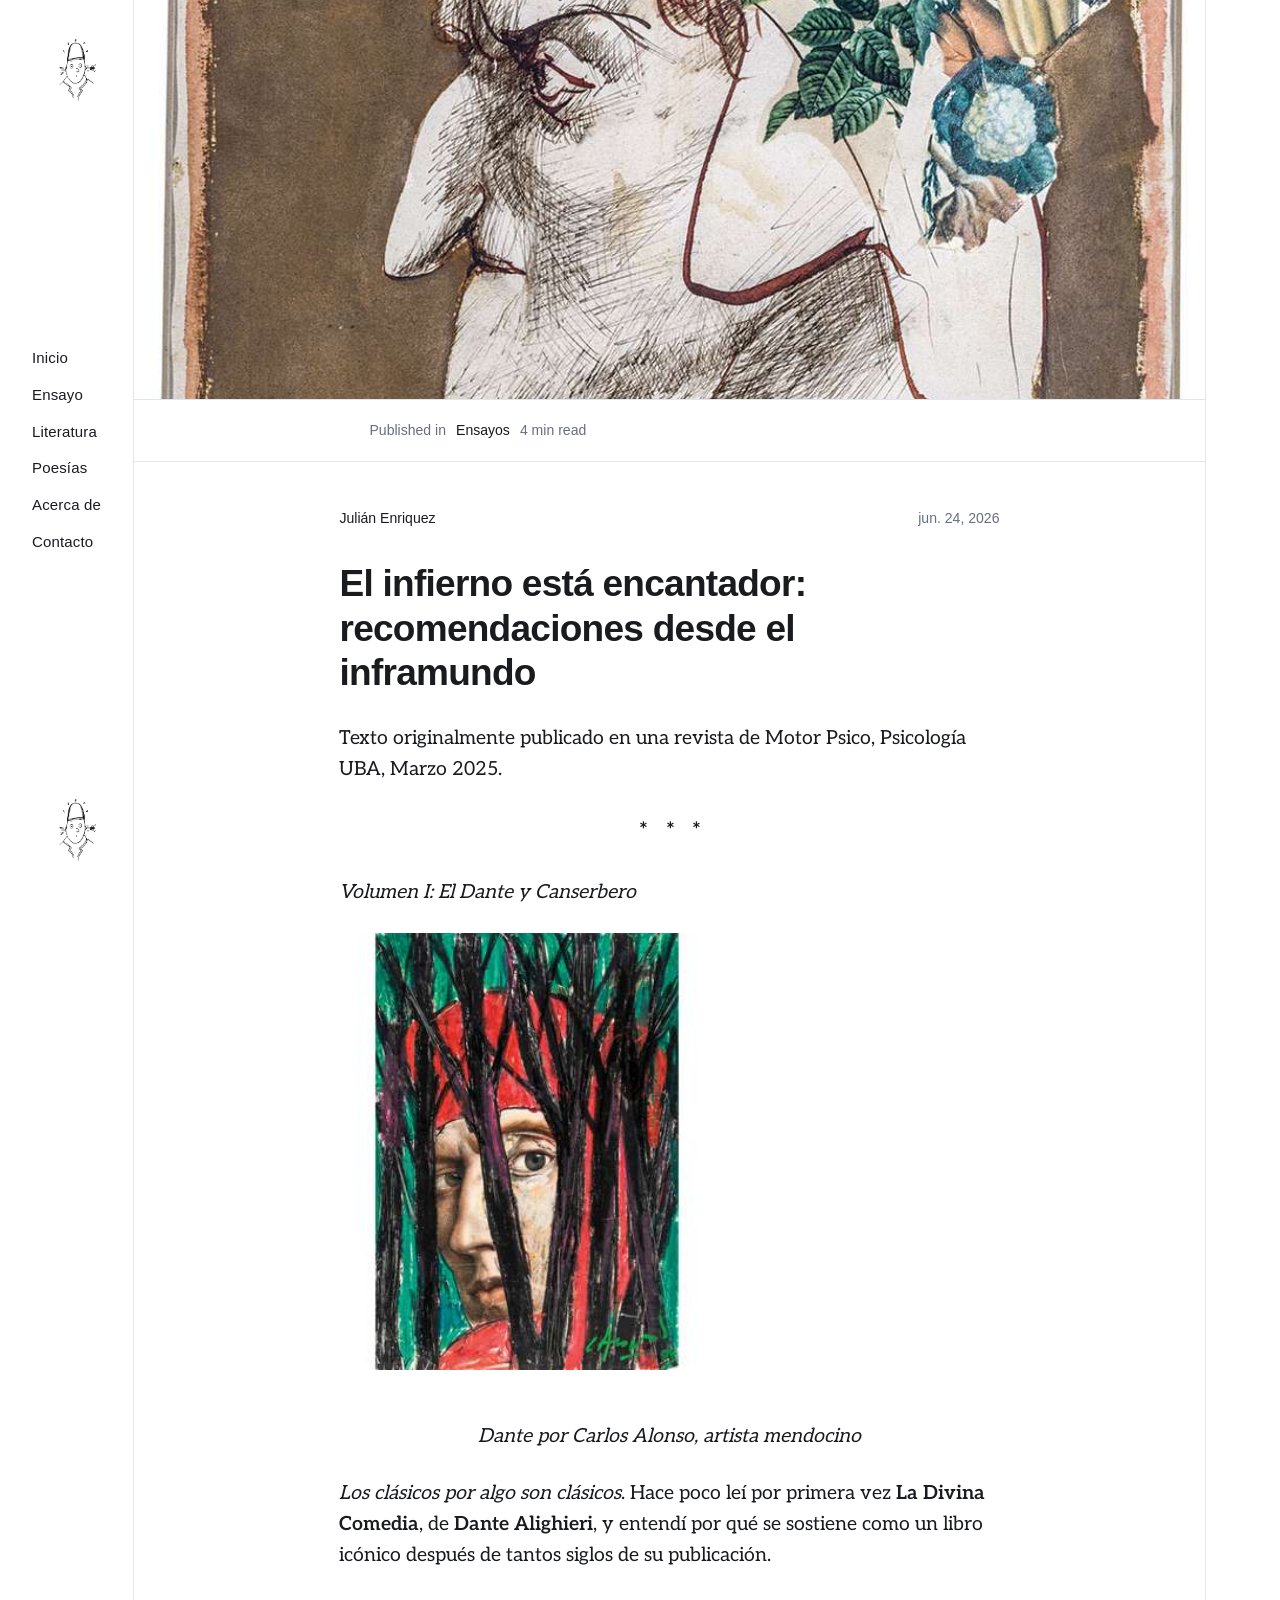
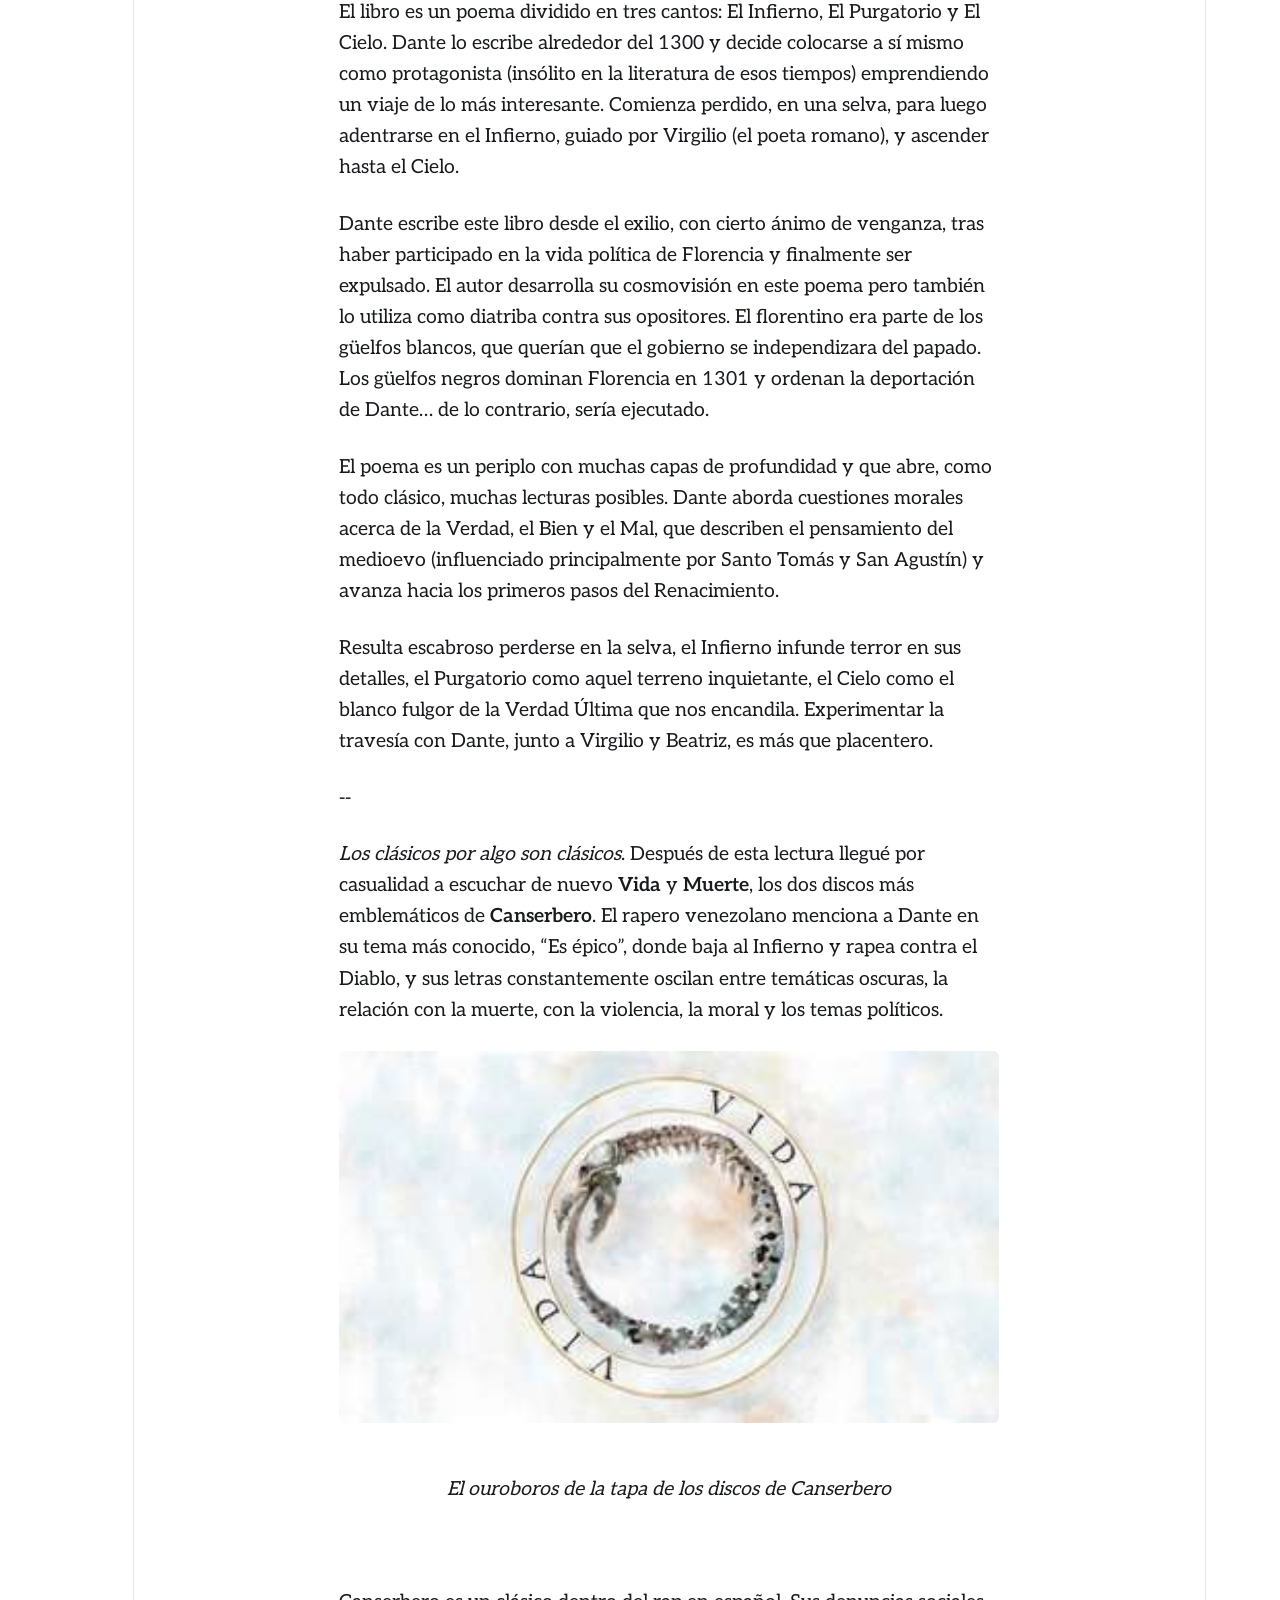
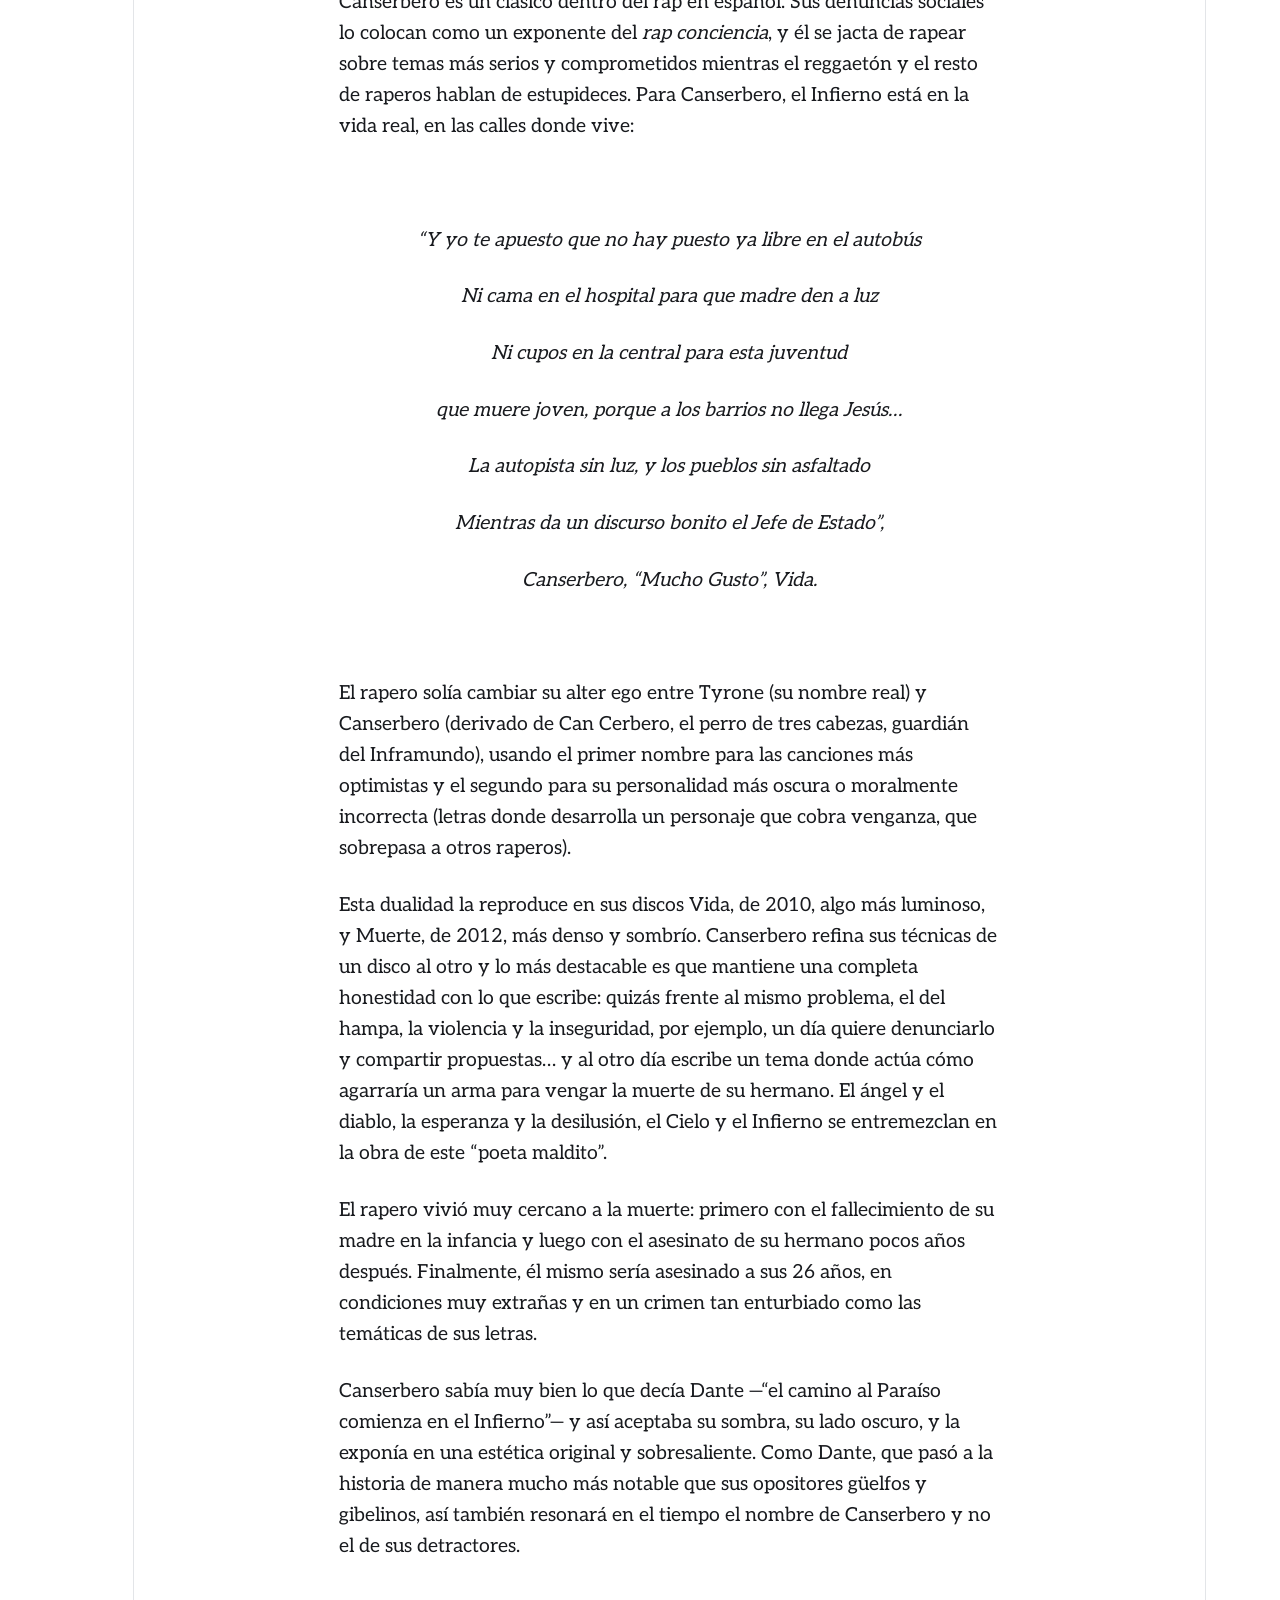
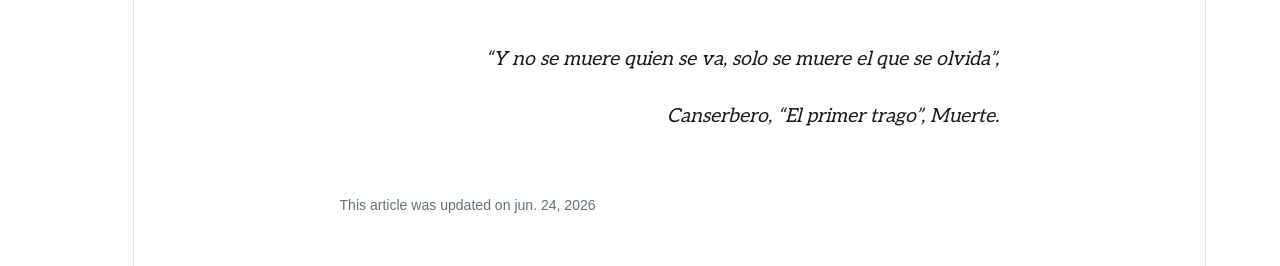
<file: el-infierno-esta-encantador-recomendaciones-desde-el-inframundo/index.html>
<!DOCTYPE html><html lang="es"><head><meta charset="utf-8"><meta http-equiv="X-UA-Compatible" content="IE=edge"><meta name="viewport" content="width=device-width,initial-scale=1"><title>El infierno está encantador: recomendaciones desde el inframundo - Julián Enriquez</title><meta name="description" content="Texto originalmente publicado en una revista de Motor Psico, Psicología UBA, Marzo 2025. Volumen I: El Dante y Canserbero Dante por Carlos Alonso, artista&hellip;"><meta name="generator" content="Publii Open-Source CMS for Static Site"><link rel="canonical" href="https://julian-enriquez.github.io/julian-enriquez/el-infierno-esta-encantador-recomendaciones-desde-el-inframundo/"><link rel="alternate" type="application/atom+xml" href="https://julian-enriquez.github.io/julian-enriquez/feed.xml" title="Julián Enriquez - RSS"><link rel="alternate" type="application/json" href="https://julian-enriquez.github.io/julian-enriquez/feed.json" title="Julián Enriquez - JSON"><meta property="og:title" content="El infierno está encantador: recomendaciones desde el inframundo"><meta property="og:image" content="https://julian-enriquez.github.io/julian-enriquez/media/posts/7/CE-2460-ANV.D_ret.jpg"><meta property="og:image:width" content="1041"><meta property="og:image:height" content="1344"><meta property="og:site_name" content="Julián Enriquez"><meta property="og:description" content="Texto originalmente publicado en una revista de Motor Psico, Psicología UBA, Marzo 2025. Volumen I: El Dante y Canserbero Dante por Carlos Alonso, artista&hellip;"><meta property="og:url" content="https://julian-enriquez.github.io/julian-enriquez/el-infierno-esta-encantador-recomendaciones-desde-el-inframundo/"><meta property="og:type" content="article"><link rel="shortcut icon" href="https://julian-enriquez.github.io/julian-enriquez/media/website/PIPO-05.png" type="image/x-icon"><link rel="stylesheet" href="https://julian-enriquez.github.io/julian-enriquez/assets/css/style.css?v=1b7cdbcfc6073b887bbcb154c6735368"><script type="application/ld+json">{"@context":"http://schema.org","@type":"Article","mainEntityOfPage":{"@type":"WebPage","@id":"https://julian-enriquez.github.io/julian-enriquez/el-infierno-esta-encantador-recomendaciones-desde-el-inframundo/"},"headline":"El infierno está encantador: recomendaciones desde el inframundo","datePublished":"2026-06-24T14:57-03:00","dateModified":"2026-06-24T15:13-03:00","image":{"@type":"ImageObject","url":"https://julian-enriquez.github.io/julian-enriquez/media/posts/7/CE-2460-ANV.D_ret.jpg","height":1344,"width":1041},"description":"Texto originalmente publicado en una revista de Motor Psico, Psicología UBA, Marzo 2025. Volumen I: El Dante y Canserbero Dante por Carlos Alonso, artista&hellip;","author":{"@type":"Person","name":"Julián Enriquez","url":"https://julian-enriquez.github.io/julian-enriquez/authors/julian-enriquez/"},"publisher":{"@type":"Organization","name":"Julián Enriquez","logo":{"@type":"ImageObject","url":"https://julian-enriquez.github.io/julian-enriquez/media/website/18.png","height":5933,"width":4746}}}</script><noscript><style>img[loading] {
                    opacity: 1;
                }</style></noscript></head><body class="post-template"><div class="container"><div class="left-bar"><div class="left-bar__inner"><header class="header"><a class="logo" href="https://julian-enriquez.github.io/julian-enriquez/"><img src="https://julian-enriquez.github.io/julian-enriquez/media/website/18.png" alt="Julián Enriquez" width="4746" height="5933"></a><nav class="navbar"><button class="navbar__toggle" aria-label="Menu" aria-haspopup="true" aria-expanded="false"><span class="navbar__toggle__box"><span class="navbar__toggle__inner">Menu</span></span></button><ul class="navbar__menu"><li><a href="https://julian-enriquez.github.io/julian-enriquez/" target="_self" aria-label="Inicio"><span>Inicio</span></a></li><li><a href="https://julian-enriquez.github.io/julian-enriquez/tags/escritos/" target="_self" aria-label="Ensayo"><span>Ensayo</span></a></li><li><a href="https://julian-enriquez.github.io/julian-enriquez/tags/literatura/" target="_self" aria-label="Literatura"><span>Literatura</span></a></li><li><a href="https://julian-enriquez.github.io/julian-enriquez/tags/poesia/" target="_self" aria-label="Poesías"><span>Poesías</span></a></li><li><a href="https://julian-enriquez.github.io/julian-enriquez/sobre-mi/" target="_self" aria-label="Acerca de"><span>Acerca de</span></a></li><li><a href="https://julian-enriquez.github.io/julian-enriquez/contacto/" target="_self" aria-label="Contacto"><span>Contacto</span></a></li></ul></nav><a class="logo logo--atbottom" href="https://julian-enriquez.github.io/julian-enriquez/"><img src="https://julian-enriquez.github.io/julian-enriquez/media/website/18.png" alt="Julián Enriquez" width="4746" height="5933"></a></header></div></div><main class="main post"><article class="content"><figure class="content__featured-image content__featured-image--attop"><img src="https://julian-enriquez.github.io/julian-enriquez/media/posts/7/CE-2460-ANV.D_ret.jpg" srcset="https://julian-enriquez.github.io/julian-enriquez/media/posts/7/responsive/CE-2460-ANV.D_ret-xs.jpg 320w, https://julian-enriquez.github.io/julian-enriquez/media/posts/7/responsive/CE-2460-ANV.D_ret-sm.jpg 480w, https://julian-enriquez.github.io/julian-enriquez/media/posts/7/responsive/CE-2460-ANV.D_ret-md.jpg 768w, https://julian-enriquez.github.io/julian-enriquez/media/posts/7/responsive/CE-2460-ANV.D_ret-xl.jpg 1024w" sizes="(min-width: 1460px) 938px, (min-width: 1200px) calc(75.83vw - 154px), (min-width: 1120px) 938px, (min-width: 900px) calc(55vw + 333px), 100vw" loading="eager" height="1344" width="1041" alt="" aria-describedby="image-caption"></figure><div class="content__meta content__meta--attop"><div class="content__meta--attop__inner"><div class="content__maintag"><svg width="20" height="20" aria-hidden="true" focusable="false"><use xlink:href="https://julian-enriquez.github.io/julian-enriquez/assets/svg/svg-map.svg#tag"/></svg> Published in <a href="https://julian-enriquez.github.io/julian-enriquez/tags/escritos/" class="metadata__maintag">Ensayos</a> <span class="reading-time" aria-label="4 min read">4 min read</span></div></div></div><div class="main__inner"><div class="content__meta"><div class="content__author"><div><a href="https://julian-enriquez.github.io/julian-enriquez/authors/julian-enriquez/" class="content__author__name">Julián Enriquez</a></div></div><div class="content__date"><time datetime="2026-06-24T14:57">jun. 24, 2026</time></div></div><header class="content__header"><h1 class="content__title">El infierno está encantador: recomendaciones desde el inframundo</h1></header><div class="content__entry"><p>Texto originalmente publicado en una revista de Motor Psico, Psicología UBA, Marzo 2025.</p><hr><p><i><span style="font-weight: 400;">Volumen I: El Dante y Canserbero</span></i></p><figure class="post__image align-center"><img loading="lazy" src="https://julian-enriquez.github.io/julian-enriquez/media/posts/7/DEABYS5RKJC6JD3RTLXX7HCQSE.jpg" alt="" width="376" height="438" sizes="(min-width: 760px) 660px, calc(93.18vw - 30px)" srcset="https://julian-enriquez.github.io/julian-enriquez/media/posts/7/responsive/DEABYS5RKJC6JD3RTLXX7HCQSE-xs.jpg 320w, https://julian-enriquez.github.io/julian-enriquez/media/posts/7/responsive/DEABYS5RKJC6JD3RTLXX7HCQSE-sm.jpg 480w, https://julian-enriquez.github.io/julian-enriquez/media/posts/7/responsive/DEABYS5RKJC6JD3RTLXX7HCQSE-md.jpg 768w, https://julian-enriquez.github.io/julian-enriquez/media/posts/7/responsive/DEABYS5RKJC6JD3RTLXX7HCQSE-xl.jpg 1024w"></figure><p class="align-center"><i><span style="font-weight: 400;">Dante por Carlos Alonso, artista mendocino</span></i></p><p><i><span style="font-weight: 400;">Los clásicos por algo son clásicos</span></i><span style="font-weight: 400;">. Hace poco leí por primera vez</span><strong> La Divina Comedia</strong><span style="font-weight: 400;">, de </span><strong>Dante Alighieri</strong><span style="font-weight: 400;">, y entendí por qué se sostiene como un libro icónico después de tantos siglos de su publicación.</span></p><p><span style="font-weight: 400;">El libro es un poema dividido en tres cantos: El Infierno, El Purgatorio y El Cielo. Dante lo escribe alrededor del 1300 y decide colocarse a sí mismo como protagonista (insólito en la literatura de esos tiempos) emprendiendo un viaje de lo más interesante. Comienza perdido, en una selva, para luego adentrarse en el Infierno, guiado por Virgilio (el poeta romano), y ascender hasta el Cielo.</span></p><p><span style="font-weight: 400;">Dante escribe este libro desde el exilio, con cierto ánimo de venganza, tras haber participado en la vida política de Florencia y finalmente ser expulsado. El autor desarrolla su cosmovisión en este poema pero también lo utiliza como diatriba contra sus opositores. El florentino era parte de los güelfos blancos, que querían que el gobierno se independizara del papado. Los güelfos negros dominan Florencia en 1301 y ordenan la deportación de Dante… de lo contrario, sería ejecutado.</span></p><p><span style="font-weight: 400;">El poema es un periplo con muchas capas de profundidad y que abre, como todo clásico, muchas lecturas posibles. Dante aborda cuestiones morales acerca de la Verdad, el Bien y el Mal, que describen el pensamiento del medioevo (influenciado principalmente por Santo Tomás y San Agustín) y avanza hacia los primeros pasos del Renacimiento. </span></p><p><span style="font-weight: 400;">Resulta escabroso perderse en la selva, el Infierno infunde terror en sus detalles, el Purgatorio como aquel terreno inquietante, el Cielo como el blanco fulgor de la Verdad Última que nos encandila. Experimentar la travesía con Dante, junto a Virgilio y Beatriz, es más que placentero.</span></p><p><span style="font-weight: 400;">--</span></p><p><i><span style="font-weight: 400;">Los clásicos por algo son clásicos</span></i><span style="font-weight: 400;">. Después de esta lectura llegué por casualidad a escuchar de nuevo </span><strong>Vida </strong><span style="font-weight: 400;">y </span><strong>Muerte</strong><span style="font-weight: 400;">, los dos discos más emblemáticos de </span><strong>Canserbero</strong><span style="font-weight: 400;">. El rapero venezolano menciona a Dante en su tema más conocido, “Es épico”, donde baja al Infierno y rapea contra el Diablo, y sus letras constantemente oscilan entre temáticas oscuras, la relación con la muerte, con la violencia, la moral y los temas políticos.</span></p><figure class="post__image align-center"><img loading="lazy" src="https://julian-enriquez.github.io/julian-enriquez/media/posts/7/maxresdefault.jpg" alt="" width="1280" height="720" sizes="(min-width: 760px) 660px, calc(93.18vw - 30px)" srcset="https://julian-enriquez.github.io/julian-enriquez/media/posts/7/responsive/maxresdefault-xs.jpg 320w, https://julian-enriquez.github.io/julian-enriquez/media/posts/7/responsive/maxresdefault-sm.jpg 480w, https://julian-enriquez.github.io/julian-enriquez/media/posts/7/responsive/maxresdefault-md.jpg 768w, https://julian-enriquez.github.io/julian-enriquez/media/posts/7/responsive/maxresdefault-xl.jpg 1024w"></figure><p class="align-center"><i><span style="font-weight: 400;">El ouroboros de la tapa de los discos de Canserbero</span></i></p><p> </p><p><span style="font-weight: 400;">Canserbero es un clásico dentro del rap en español. Sus denuncias sociales lo colocan como un exponente del </span><i><span style="font-weight: 400;">rap conciencia</span></i><span style="font-weight: 400;">, y él se jacta de rapear sobre temas más serios y comprometidos mientras el reggaetón y el resto de raperos hablan de estupideces. Para Canserbero, el Infierno está en la vida real, en las calles donde vive:</span></p><p> </p><p class="align-center"><i><span style="font-weight: 400;">“Y yo te apuesto que no hay puesto ya libre en el autobús</span></i></p><p class="align-center"><i><span style="font-weight: 400;">Ni cama en el hospital para que madre den a luz</span></i></p><p class="align-center"><i><span style="font-weight: 400;">Ni cupos en la central para esta juventud</span></i></p><p class="align-center"><i><span style="font-weight: 400;">que muere joven, porque a los barrios no llega Jesús…</span></i></p><p class="align-center"><i><span style="font-weight: 400;">La autopista sin luz, y los pueblos sin asfaltado</span></i></p><p class="align-center"><i><span style="font-weight: 400;">Mientras da un discurso bonito el Jefe de Estado”,</span></i></p><p class="align-center"><i><span style="font-weight: 400;">Canserbero, “Mucho Gusto”, Vida.</span></i></p><p> </p><p><span style="font-weight: 400;">El rapero solía cambiar su alter ego entre Tyrone (su nombre real) y Canserbero (derivado de Can Cerbero, el perro de tres cabezas, guardián del Inframundo), usando el primer nombre para las canciones más optimistas y el segundo para su personalidad más oscura o moralmente incorrecta (letras donde desarrolla un personaje que cobra venganza, que sobrepasa a otros raperos).</span></p><p><span style="font-weight: 400;">Esta dualidad la reproduce en sus discos Vida, de 2010, algo más luminoso, y Muerte, de 2012, más denso y sombrío. Canserbero refina sus técnicas de un disco al otro y lo más destacable es que mantiene una completa honestidad con lo que escribe: quizás frente al mismo problema, el del hampa, la violencia y la inseguridad, por ejemplo, un día quiere denunciarlo y compartir propuestas… y al otro día escribe un tema donde actúa cómo agarraría un arma para vengar la muerte de su hermano. El ángel y el diablo, la esperanza y la desilusión, el Cielo y el Infierno se entremezclan en la obra de este “poeta maldito”.</span></p><p><span style="font-weight: 400;">El rapero vivió muy cercano a la muerte: primero con el fallecimiento de su madre en la infancia y luego con el asesinato de su hermano pocos años después. Finalmente, él mismo sería asesinado a sus 26 años, en condiciones muy extrañas y en un crimen tan enturbiado como las temáticas de sus letras.</span></p><p><span style="font-weight: 400;">Canserbero sabía muy bien lo que decía Dante —“el camino al Paraíso comienza en el Infierno”— y así aceptaba su sombra, su lado oscuro, y la exponía en una estética original y sobresaliente. Como Dante, que pasó a la historia de manera mucho más notable que sus opositores güelfos y gibelinos, así también resonará en el tiempo el nombre de Canserbero y no el de sus detractores.</span></p><p> </p><p class="align-right"><i><span style="font-weight: 400;">“Y no se muere quien se va, solo se muere el que se olvida”,</span></i></p><p class="align-right"><i><span style="font-weight: 400;">Canserbero, “El primer trago”, Muerte.</span></i></p></div><footer class="content__footer"><div class="content__last-updated">This article was updated on <time datetime="2026-06-24T15:13">jun. 24, 2026</time></div><div class="content__share"><a href="https://www.facebook.com/sharer/sharer.php?u=https%3A%2F%2Fjulian-enriquez.github.io%2Fjulian-enriquez%2Fel-infierno-esta-encantador-recomendaciones-desde-el-inframundo%2F" class="js-share facebook tltp tltp--top" aria-label="Facebook" rel="nofollow noopener noreferrer"><svg><use xlink:href="https://julian-enriquez.github.io/julian-enriquez/assets/svg/svg-map.svg#facebook"/></svg> <span>Facebook</span> </a><a href="https://twitter.com/intent/tweet?url=https%3A%2F%2Fjulian-enriquez.github.io%2Fjulian-enriquez%2Fel-infierno-esta-encantador-recomendaciones-desde-el-inframundo%2F&amp;via=Juli%C3%A1n%20Enriquez&amp;text=El%20infierno%20est%C3%A1%20encantador%3A%20recomendaciones%20desde%20el%20inframundo" class="js-share twitter tltp tltp--top" aria-label="Twitter" rel="nofollow noopener noreferrer"><svg><use xlink:href="https://julian-enriquez.github.io/julian-enriquez/assets/svg/svg-map.svg#twitter"/></svg> <span>Twitter</span> </a><a href="https://api.whatsapp.com/send?text=El%20infierno%20est%C3%A1%20encantador%3A%20recomendaciones%20desde%20el%20inframundo https%3A%2F%2Fjulian-enriquez.github.io%2Fjulian-enriquez%2Fel-infierno-esta-encantador-recomendaciones-desde-el-inframundo%2F" class="js-share whatsapp tltp tltp--top" title="Share with LinkedIn" rel="nofollow noopener noreferrer"><svg><use xlink:href="https://julian-enriquez.github.io/julian-enriquez/assets/svg/svg-map.svg#whatsapp"/></svg> <span>WhatsApp</span></a></div></footer></div></article></main><div class="right-bar"><div class="right-bar__inner"><div class="sidebar"><div class="box follow"><a href="https://www.instagram.com/julii_enriquez/" class="tltp tltp--top" aria-label="Instagram"><svg><use xlink:href="https://julian-enriquez.github.io/julian-enriquez/assets/svg/svg-map.svg#instagram"/></svg> <span>Instagram</span> </a><a href="https://www.youtube.com/@julian.enriquez" class="tltp tltp--top" aria-label="Youtube"><svg><use xlink:href="https://julian-enriquez.github.io/julian-enriquez/assets/svg/svg-map.svg#youtube"/></svg> <span>Youtube</span></a></div></div></div></div></div><script defer="defer" src="https://julian-enriquez.github.io/julian-enriquez/assets/js/scripts.min.js?v=b2d91bcadbf5db401b76eb5bb3092eb7"></script><script>var images = document.querySelectorAll('img[loading]');
        for (var i = 0; i < images.length; i++) {
            if (images[i].complete) {
                images[i].classList.add('is-loaded');
            } else {
                images[i].addEventListener('load', function () {
                    this.classList.add('is-loaded');
                }, false);
            }
        }</script></body></html>
</file>
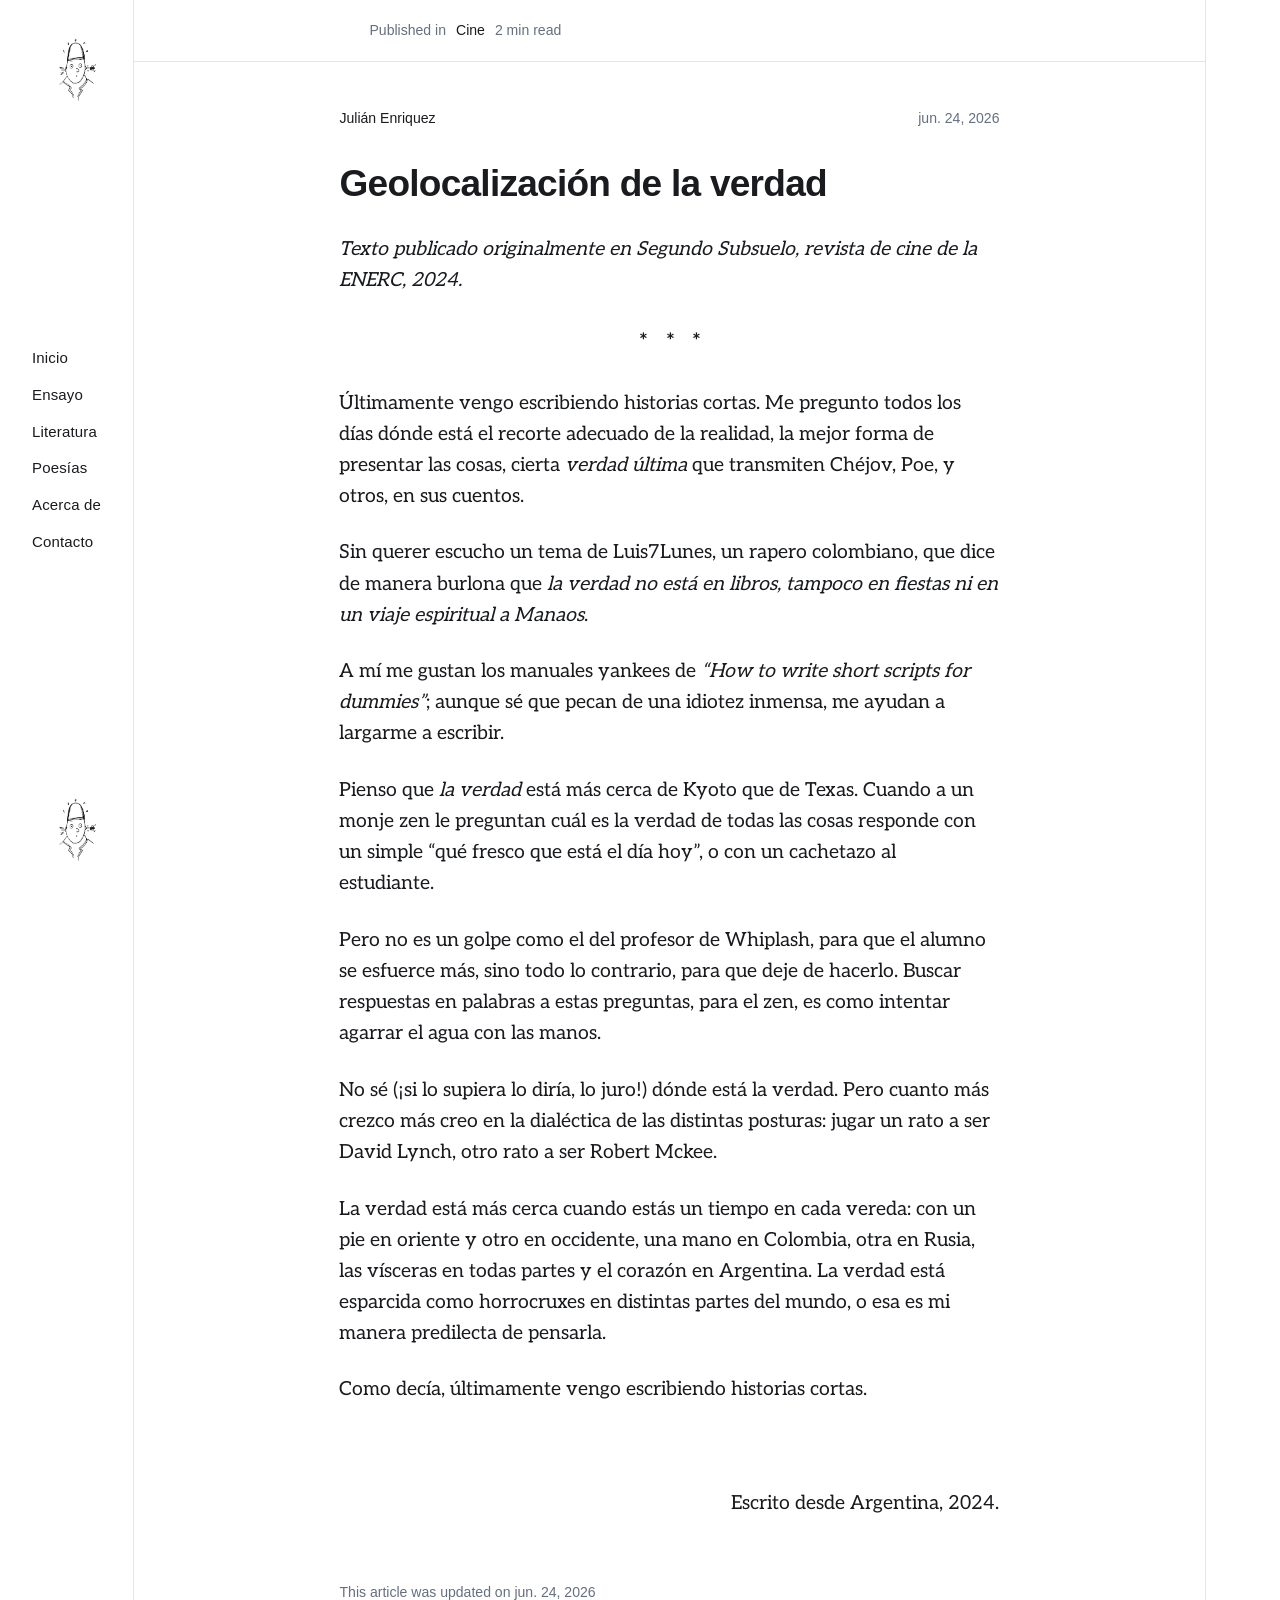
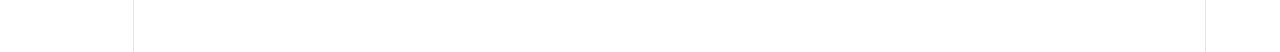
<file: geolocalizacion-de-la-verdad/index.html>
<!DOCTYPE html><html lang="es"><head><meta charset="utf-8"><meta http-equiv="X-UA-Compatible" content="IE=edge"><meta name="viewport" content="width=device-width,initial-scale=1"><title>Geolocalización de la verdad - Julián Enriquez</title><meta name="description" content="Texto publicado originalmente en Segundo Subsuelo, revista de cine de la ENERC, 2024. Últimamente vengo escribiendo historias cortas. Me pregunto todos los días dónde&hellip;"><meta name="generator" content="Publii Open-Source CMS for Static Site"><link rel="canonical" href="https://julian-enriquez.github.io/julian-enriquez/geolocalizacion-de-la-verdad/"><link rel="alternate" type="application/atom+xml" href="https://julian-enriquez.github.io/julian-enriquez/feed.xml" title="Julián Enriquez - RSS"><link rel="alternate" type="application/json" href="https://julian-enriquez.github.io/julian-enriquez/feed.json" title="Julián Enriquez - JSON"><meta property="og:title" content="Geolocalización de la verdad"><meta property="og:image" content="https://julian-enriquez.github.io/julian-enriquez/media/website/18.png"><meta property="og:image:width" content="4746"><meta property="og:image:height" content="5933"><meta property="og:site_name" content="Julián Enriquez"><meta property="og:description" content="Texto publicado originalmente en Segundo Subsuelo, revista de cine de la ENERC, 2024. Últimamente vengo escribiendo historias cortas. Me pregunto todos los días dónde&hellip;"><meta property="og:url" content="https://julian-enriquez.github.io/julian-enriquez/geolocalizacion-de-la-verdad/"><meta property="og:type" content="article"><link rel="shortcut icon" href="https://julian-enriquez.github.io/julian-enriquez/media/website/PIPO-05.png" type="image/x-icon"><link rel="stylesheet" href="https://julian-enriquez.github.io/julian-enriquez/assets/css/style.css?v=1b7cdbcfc6073b887bbcb154c6735368"><script type="application/ld+json">{"@context":"http://schema.org","@type":"Article","mainEntityOfPage":{"@type":"WebPage","@id":"https://julian-enriquez.github.io/julian-enriquez/geolocalizacion-de-la-verdad/"},"headline":"Geolocalización de la verdad","datePublished":"2026-06-24T14:46-03:00","dateModified":"2026-06-24T15:34-03:00","image":{"@type":"ImageObject","url":"https://julian-enriquez.github.io/julian-enriquez/media/website/18.png","height":5933,"width":4746},"description":"Texto publicado originalmente en Segundo Subsuelo, revista de cine de la ENERC, 2024. Últimamente vengo escribiendo historias cortas. Me pregunto todos los días dónde&hellip;","author":{"@type":"Person","name":"Julián Enriquez","url":"https://julian-enriquez.github.io/julian-enriquez/authors/julian-enriquez/"},"publisher":{"@type":"Organization","name":"Julián Enriquez","logo":{"@type":"ImageObject","url":"https://julian-enriquez.github.io/julian-enriquez/media/website/18.png","height":5933,"width":4746}}}</script><noscript><style>img[loading] {
                    opacity: 1;
                }</style></noscript></head><body class="post-template"><div class="container"><div class="left-bar"><div class="left-bar__inner"><header class="header"><a class="logo" href="https://julian-enriquez.github.io/julian-enriquez/"><img src="https://julian-enriquez.github.io/julian-enriquez/media/website/18.png" alt="Julián Enriquez" width="4746" height="5933"></a><nav class="navbar"><button class="navbar__toggle" aria-label="Menu" aria-haspopup="true" aria-expanded="false"><span class="navbar__toggle__box"><span class="navbar__toggle__inner">Menu</span></span></button><ul class="navbar__menu"><li><a href="https://julian-enriquez.github.io/julian-enriquez/" target="_self" aria-label="Inicio"><span>Inicio</span></a></li><li><a href="https://julian-enriquez.github.io/julian-enriquez/tags/escritos/" target="_self" aria-label="Ensayo"><span>Ensayo</span></a></li><li><a href="https://julian-enriquez.github.io/julian-enriquez/tags/literatura/" target="_self" aria-label="Literatura"><span>Literatura</span></a></li><li><a href="https://julian-enriquez.github.io/julian-enriquez/tags/poesia/" target="_self" aria-label="Poesías"><span>Poesías</span></a></li><li><a href="https://julian-enriquez.github.io/julian-enriquez/sobre-mi/" target="_self" aria-label="Acerca de"><span>Acerca de</span></a></li><li><a href="https://julian-enriquez.github.io/julian-enriquez/contacto/" target="_self" aria-label="Contacto"><span>Contacto</span></a></li></ul></nav><a class="logo logo--atbottom" href="https://julian-enriquez.github.io/julian-enriquez/"><img src="https://julian-enriquez.github.io/julian-enriquez/media/website/18.png" alt="Julián Enriquez" width="4746" height="5933"></a></header></div></div><main class="main post"><article class="content"><div class="content__meta content__meta--attop"><div class="content__meta--attop__inner"><div class="content__maintag"><svg width="20" height="20" aria-hidden="true" focusable="false"><use xlink:href="https://julian-enriquez.github.io/julian-enriquez/assets/svg/svg-map.svg#tag"/></svg> Published in <a href="https://julian-enriquez.github.io/julian-enriquez/tags/cine/" class="metadata__maintag">Cine</a> <span class="reading-time" aria-label="2 min read">2 min read</span></div></div></div><div class="main__inner"><div class="content__meta"><div class="content__author"><div><a href="https://julian-enriquez.github.io/julian-enriquez/authors/julian-enriquez/" class="content__author__name">Julián Enriquez</a></div></div><div class="content__date"><time datetime="2026-06-24T14:46">jun. 24, 2026</time></div></div><header class="content__header"><h1 class="content__title">Geolocalización de la verdad</h1></header><div class="content__entry"><p><em>Texto publicado originalmente en Segundo Subsuelo, revista de cine de la ENERC, 2024.</em></p><hr><p><span style="font-weight: 400;">Últimamente vengo escribiendo historias cortas. Me pregunto todos los días dónde está el recorte adecuado de la realidad, la mejor forma de presentar las cosas, cierta</span><i><span style="font-weight: 400;"> verdad última</span></i><span style="font-weight: 400;"> que transmiten Chéjov, Poe, y otros, en sus cuentos.</span></p><p><span style="font-weight: 400;">Sin querer escucho un tema de Luis7Lunes, un rapero colombiano, que dice de manera burlona que </span><i><span style="font-weight: 400;">la verdad no está en libros, tampoco en fiestas ni en un viaje espiritual a Manaos</span></i><span style="font-weight: 400;">.</span></p><p><span style="font-weight: 400;">A mí me gustan los manuales yankees de </span><i><span style="font-weight: 400;">“How to write short scripts for dummies”</span></i><span style="font-weight: 400;">; aunque sé que pecan de una idiotez inmensa, me ayudan a largarme a escribir.</span></p><p><span style="font-weight: 400;">Pienso que </span><i><span style="font-weight: 400;">la verdad </span></i><span style="font-weight: 400;">está más cerca de Kyoto que de Texas. Cuando a un monje zen le preguntan cuál es la verdad de todas las cosas responde con un simple “qué fresco que está el día hoy”, o con un cachetazo al estudiante. </span></p><p><span style="font-weight: 400;">Pero no es un golpe como el del profesor de Whiplash, para que el alumno se esfuerce más, sino todo lo contrario, para que deje de hacerlo. Buscar respuestas en palabras a estas preguntas, para el zen, es como intentar agarrar el agua con las manos.</span></p><p><span style="font-weight: 400;">No sé (¡si lo supiera lo diría, lo juro!) dónde está la verdad. Pero cuanto más crezco más creo en la dialéctica de las distintas posturas: jugar un rato a ser David Lynch, otro rato a ser Robert Mckee. </span></p><p><span style="font-weight: 400;">La verdad está más cerca cuando estás un tiempo en cada vereda: con un pie en oriente y otro en occidente, una mano en Colombia, otra en Rusia, las vísceras en todas partes y el corazón en Argentina. La verdad está esparcida como horrocruxes en distintas partes del mundo, o esa es mi manera predilecta de pensarla.</span></p><p><span style="font-weight: 400;">Como decía, últimamente vengo escribiendo historias cortas.</span></p><p> </p><p class="align-right">Escrito desde Argentina, 2024.</p></div><footer class="content__footer"><div class="content__last-updated">This article was updated on <time datetime="2026-06-24T15:34">jun. 24, 2026</time></div><div class="content__share"><a href="https://www.facebook.com/sharer/sharer.php?u=https%3A%2F%2Fjulian-enriquez.github.io%2Fjulian-enriquez%2Fgeolocalizacion-de-la-verdad%2F" class="js-share facebook tltp tltp--top" aria-label="Facebook" rel="nofollow noopener noreferrer"><svg><use xlink:href="https://julian-enriquez.github.io/julian-enriquez/assets/svg/svg-map.svg#facebook"/></svg> <span>Facebook</span> </a><a href="https://twitter.com/intent/tweet?url=https%3A%2F%2Fjulian-enriquez.github.io%2Fjulian-enriquez%2Fgeolocalizacion-de-la-verdad%2F&amp;via=Juli%C3%A1n%20Enriquez&amp;text=Geolocalizaci%C3%B3n%20de%20la%20verdad" class="js-share twitter tltp tltp--top" aria-label="Twitter" rel="nofollow noopener noreferrer"><svg><use xlink:href="https://julian-enriquez.github.io/julian-enriquez/assets/svg/svg-map.svg#twitter"/></svg> <span>Twitter</span> </a><a href="https://api.whatsapp.com/send?text=Geolocalizaci%C3%B3n%20de%20la%20verdad https%3A%2F%2Fjulian-enriquez.github.io%2Fjulian-enriquez%2Fgeolocalizacion-de-la-verdad%2F" class="js-share whatsapp tltp tltp--top" title="Share with LinkedIn" rel="nofollow noopener noreferrer"><svg><use xlink:href="https://julian-enriquez.github.io/julian-enriquez/assets/svg/svg-map.svg#whatsapp"/></svg> <span>WhatsApp</span></a></div></footer></div></article></main><div class="right-bar"><div class="right-bar__inner"><div class="sidebar"><div class="box follow"><a href="https://www.instagram.com/julii_enriquez/" class="tltp tltp--top" aria-label="Instagram"><svg><use xlink:href="https://julian-enriquez.github.io/julian-enriquez/assets/svg/svg-map.svg#instagram"/></svg> <span>Instagram</span> </a><a href="https://www.youtube.com/@julian.enriquez" class="tltp tltp--top" aria-label="Youtube"><svg><use xlink:href="https://julian-enriquez.github.io/julian-enriquez/assets/svg/svg-map.svg#youtube"/></svg> <span>Youtube</span></a></div></div></div></div></div><script defer="defer" src="https://julian-enriquez.github.io/julian-enriquez/assets/js/scripts.min.js?v=b2d91bcadbf5db401b76eb5bb3092eb7"></script><script>var images = document.querySelectorAll('img[loading]');
        for (var i = 0; i < images.length; i++) {
            if (images[i].complete) {
                images[i].classList.add('is-loaded');
            } else {
                images[i].addEventListener('load', function () {
                    this.classList.add('is-loaded');
                }, false);
            }
        }</script></body></html>
</file>
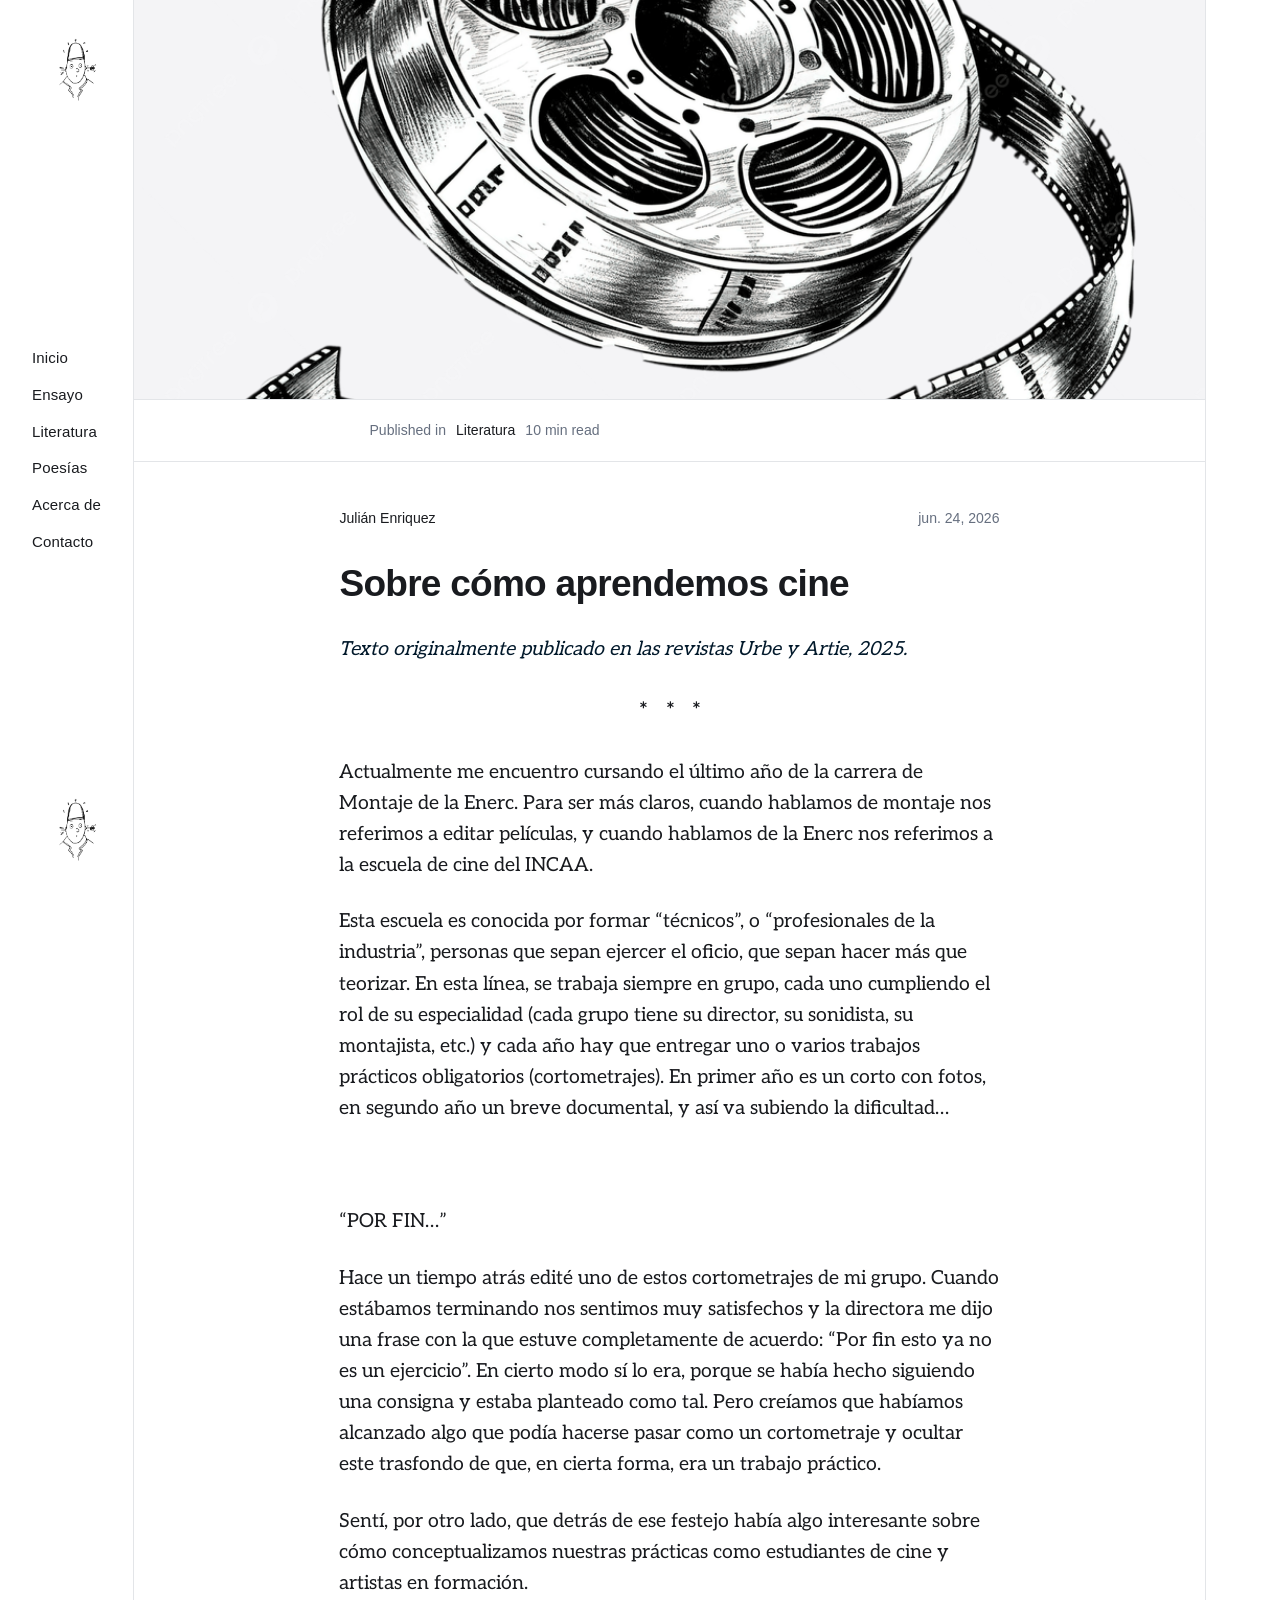
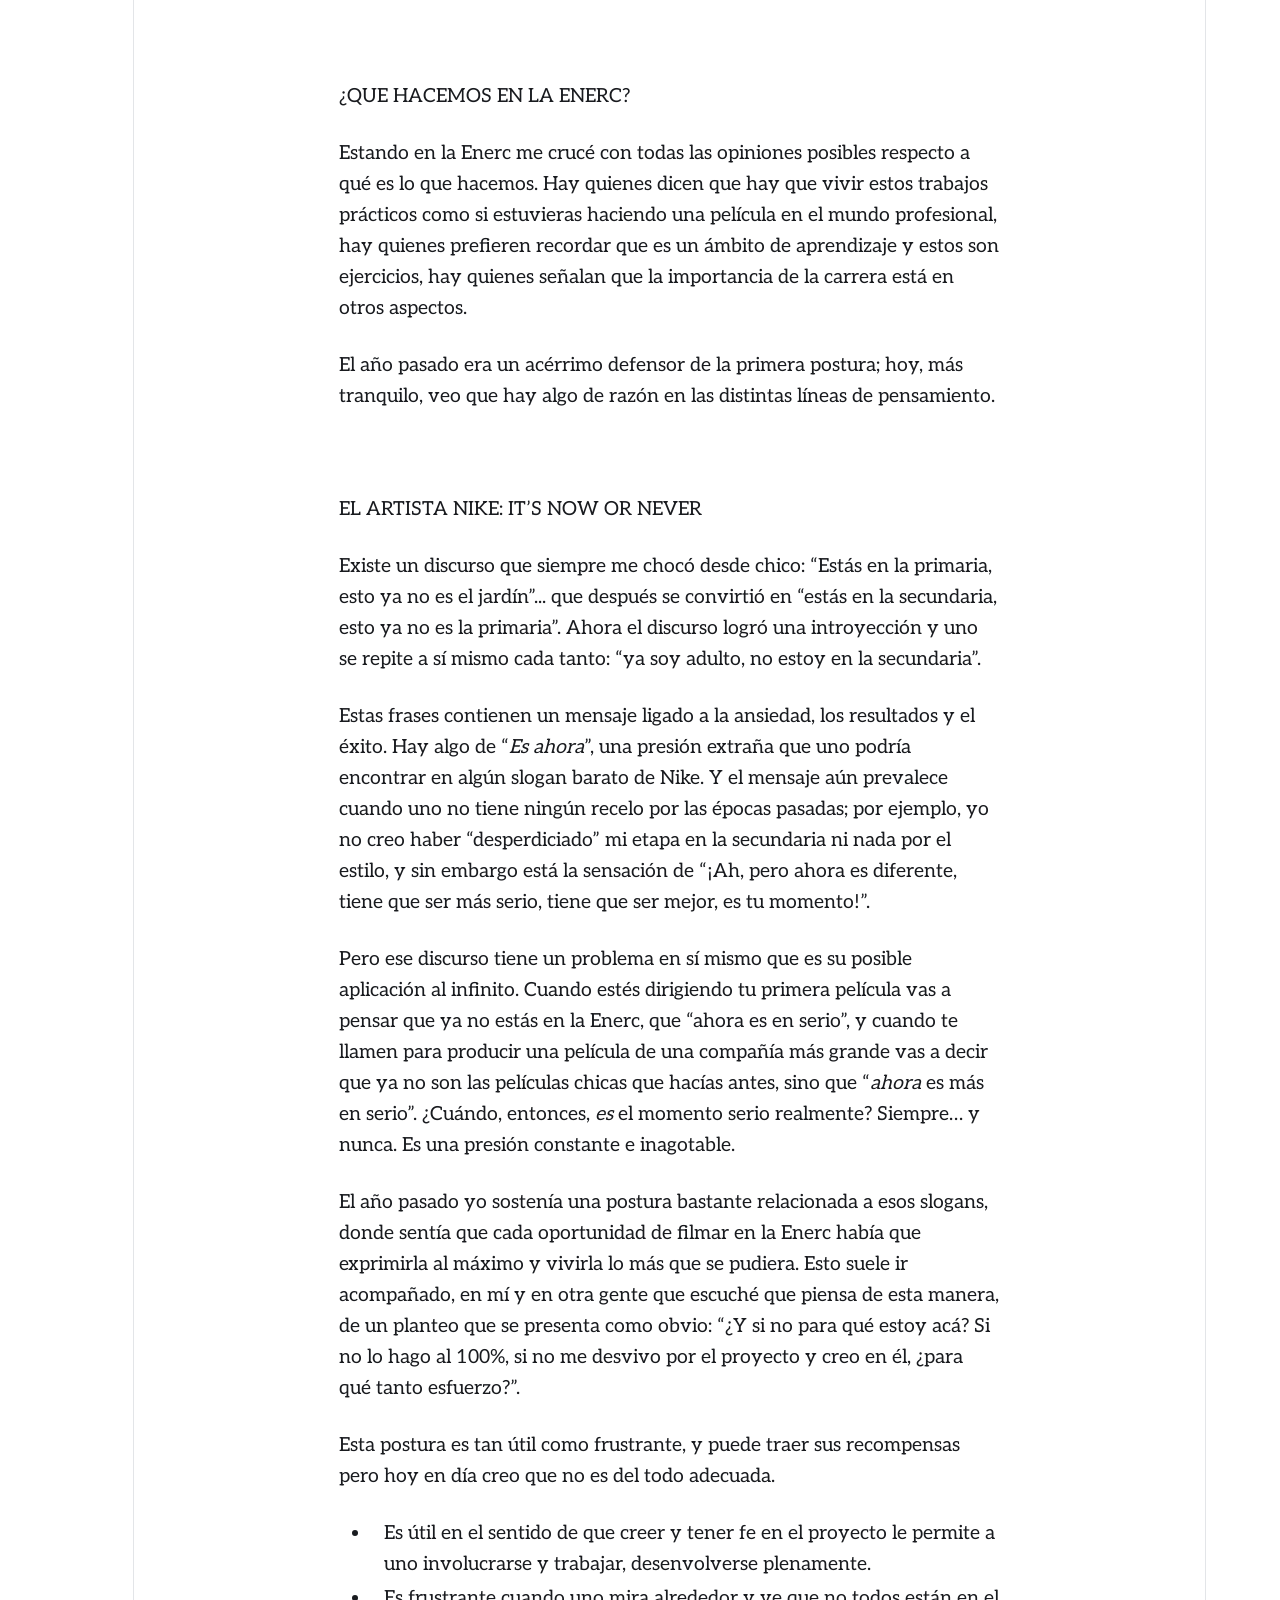
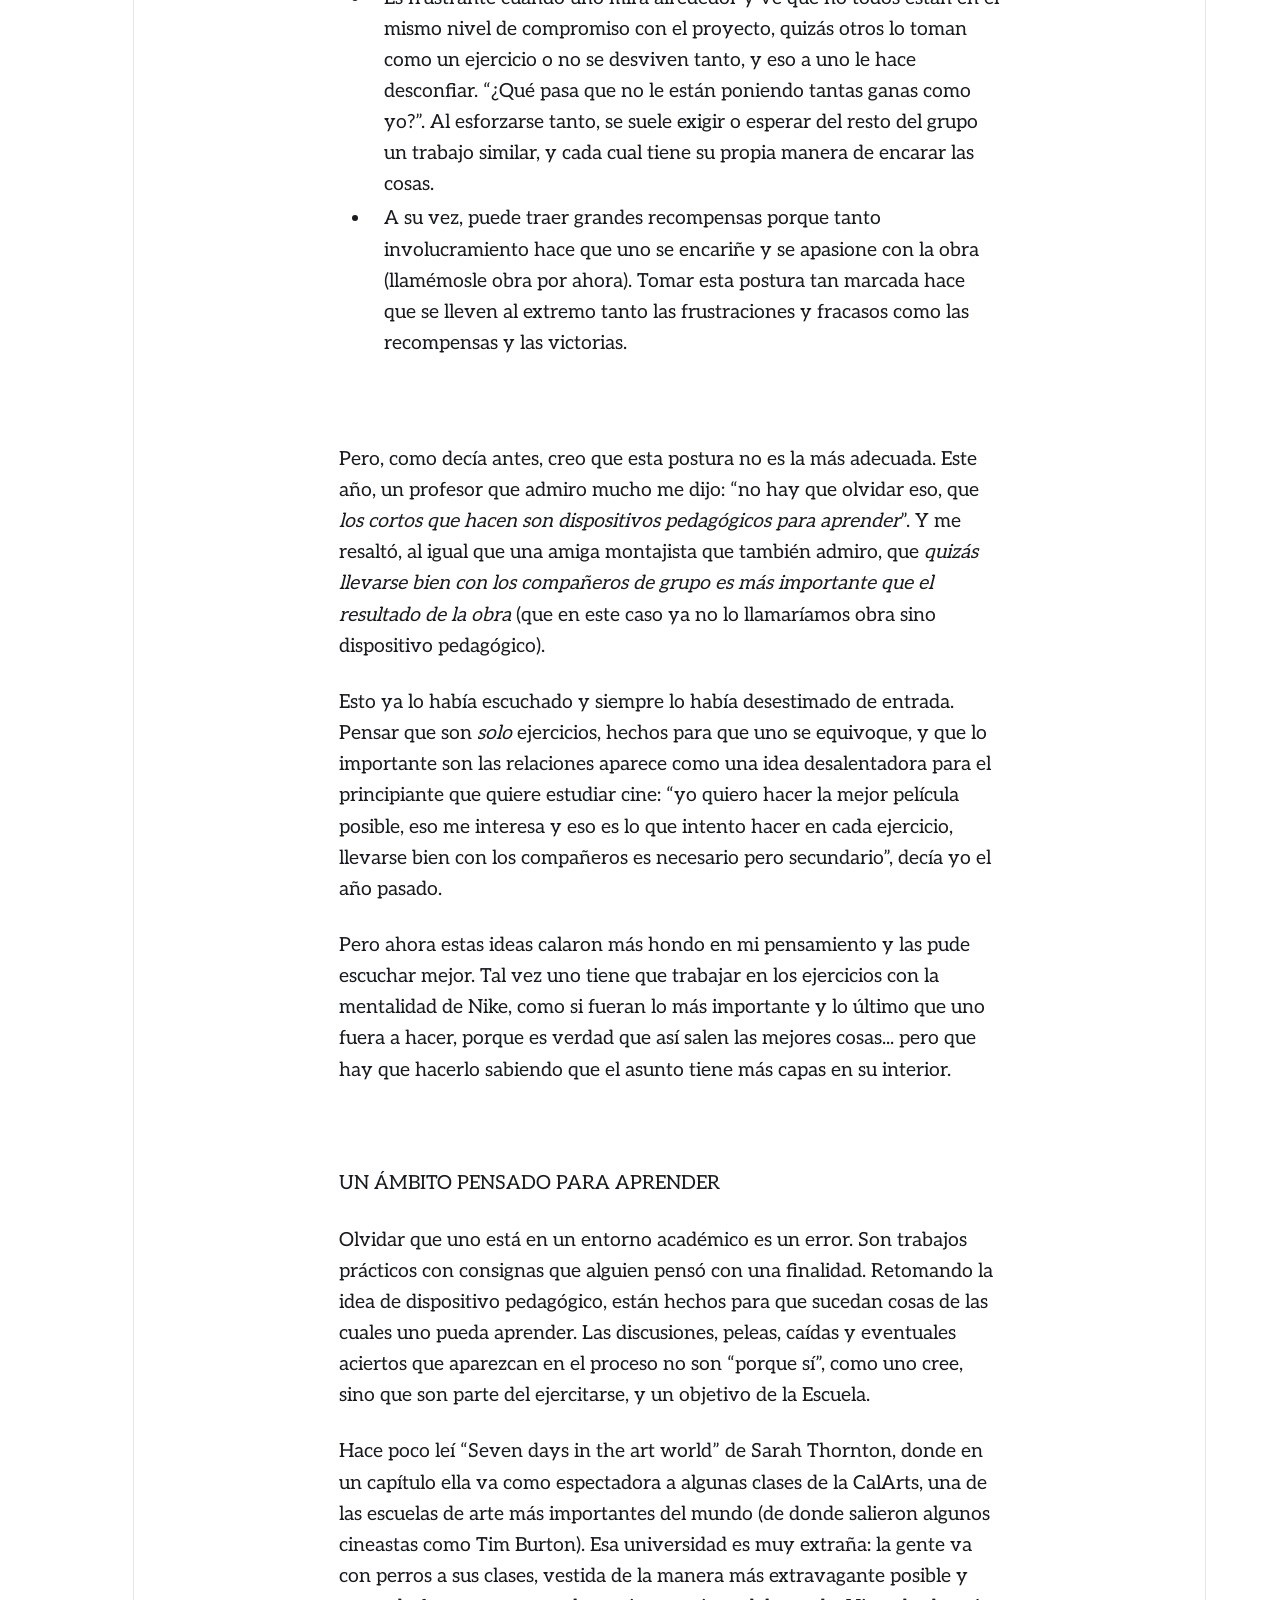
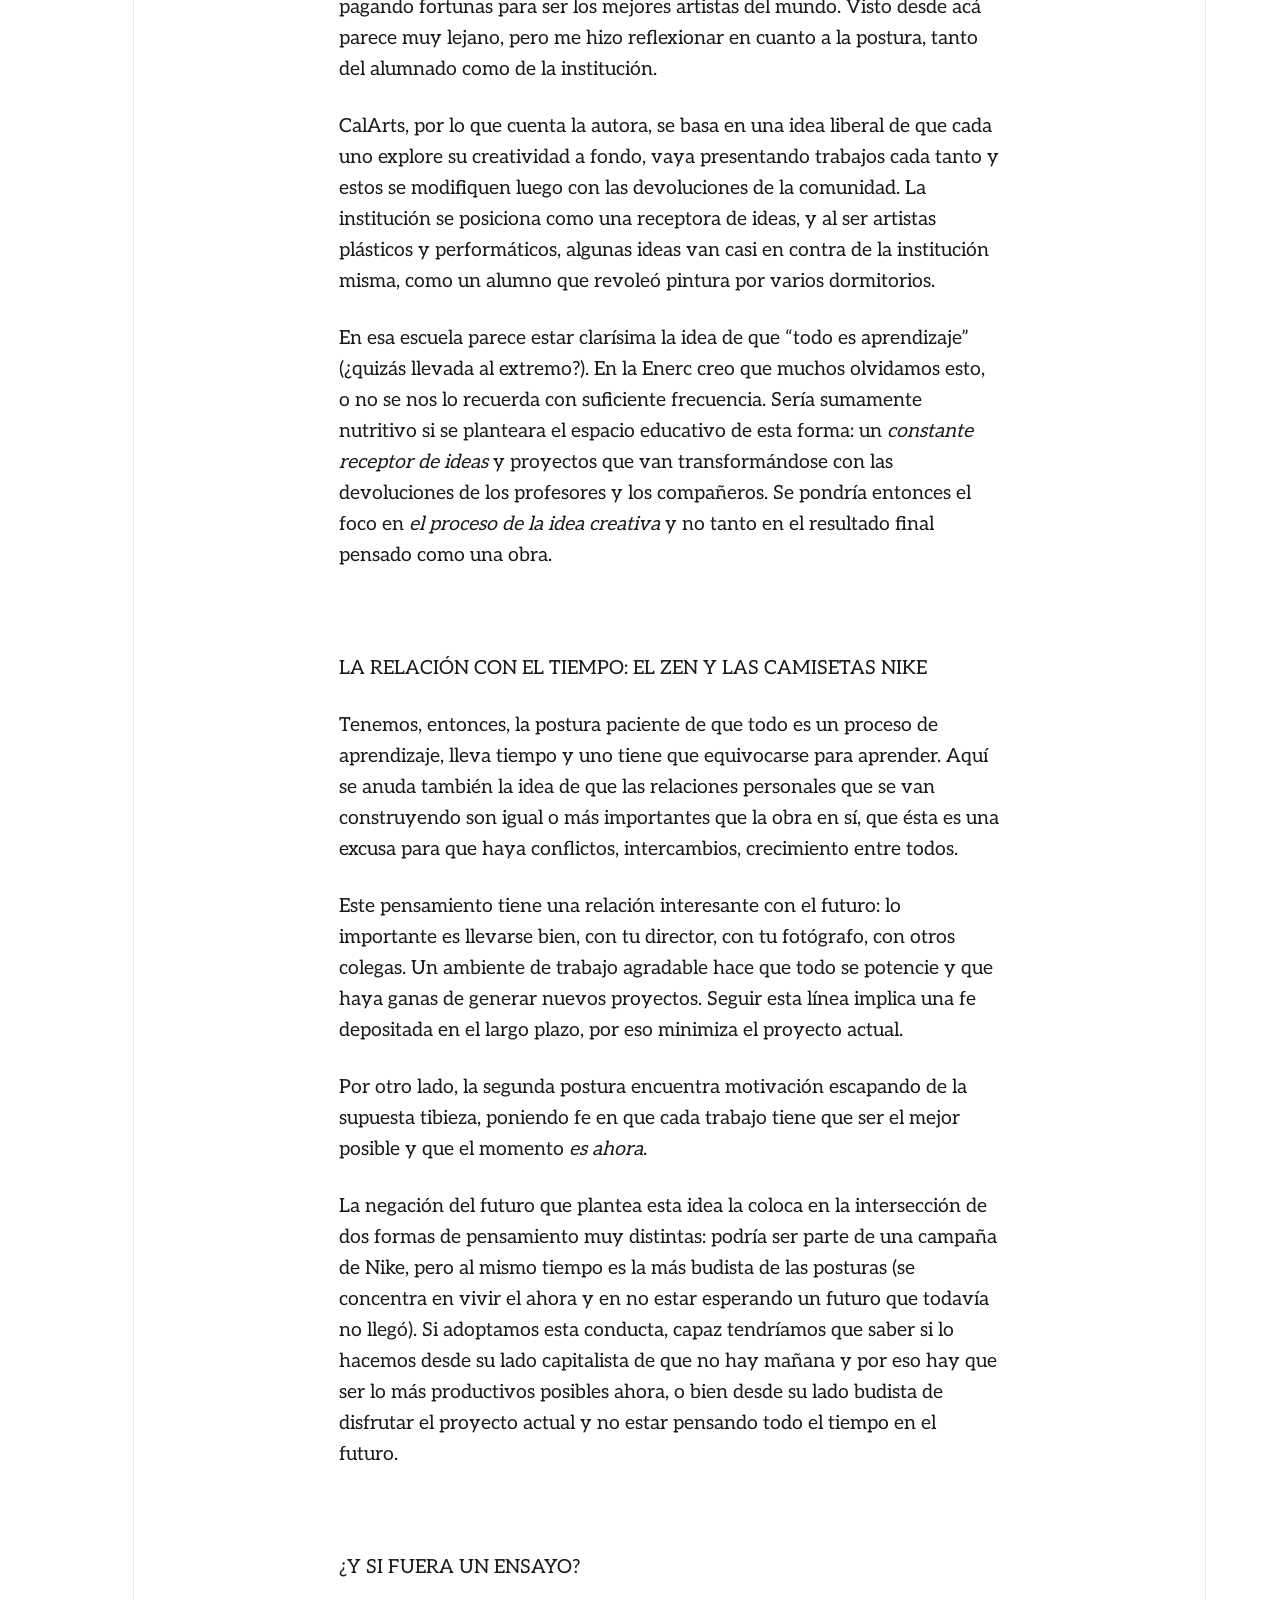
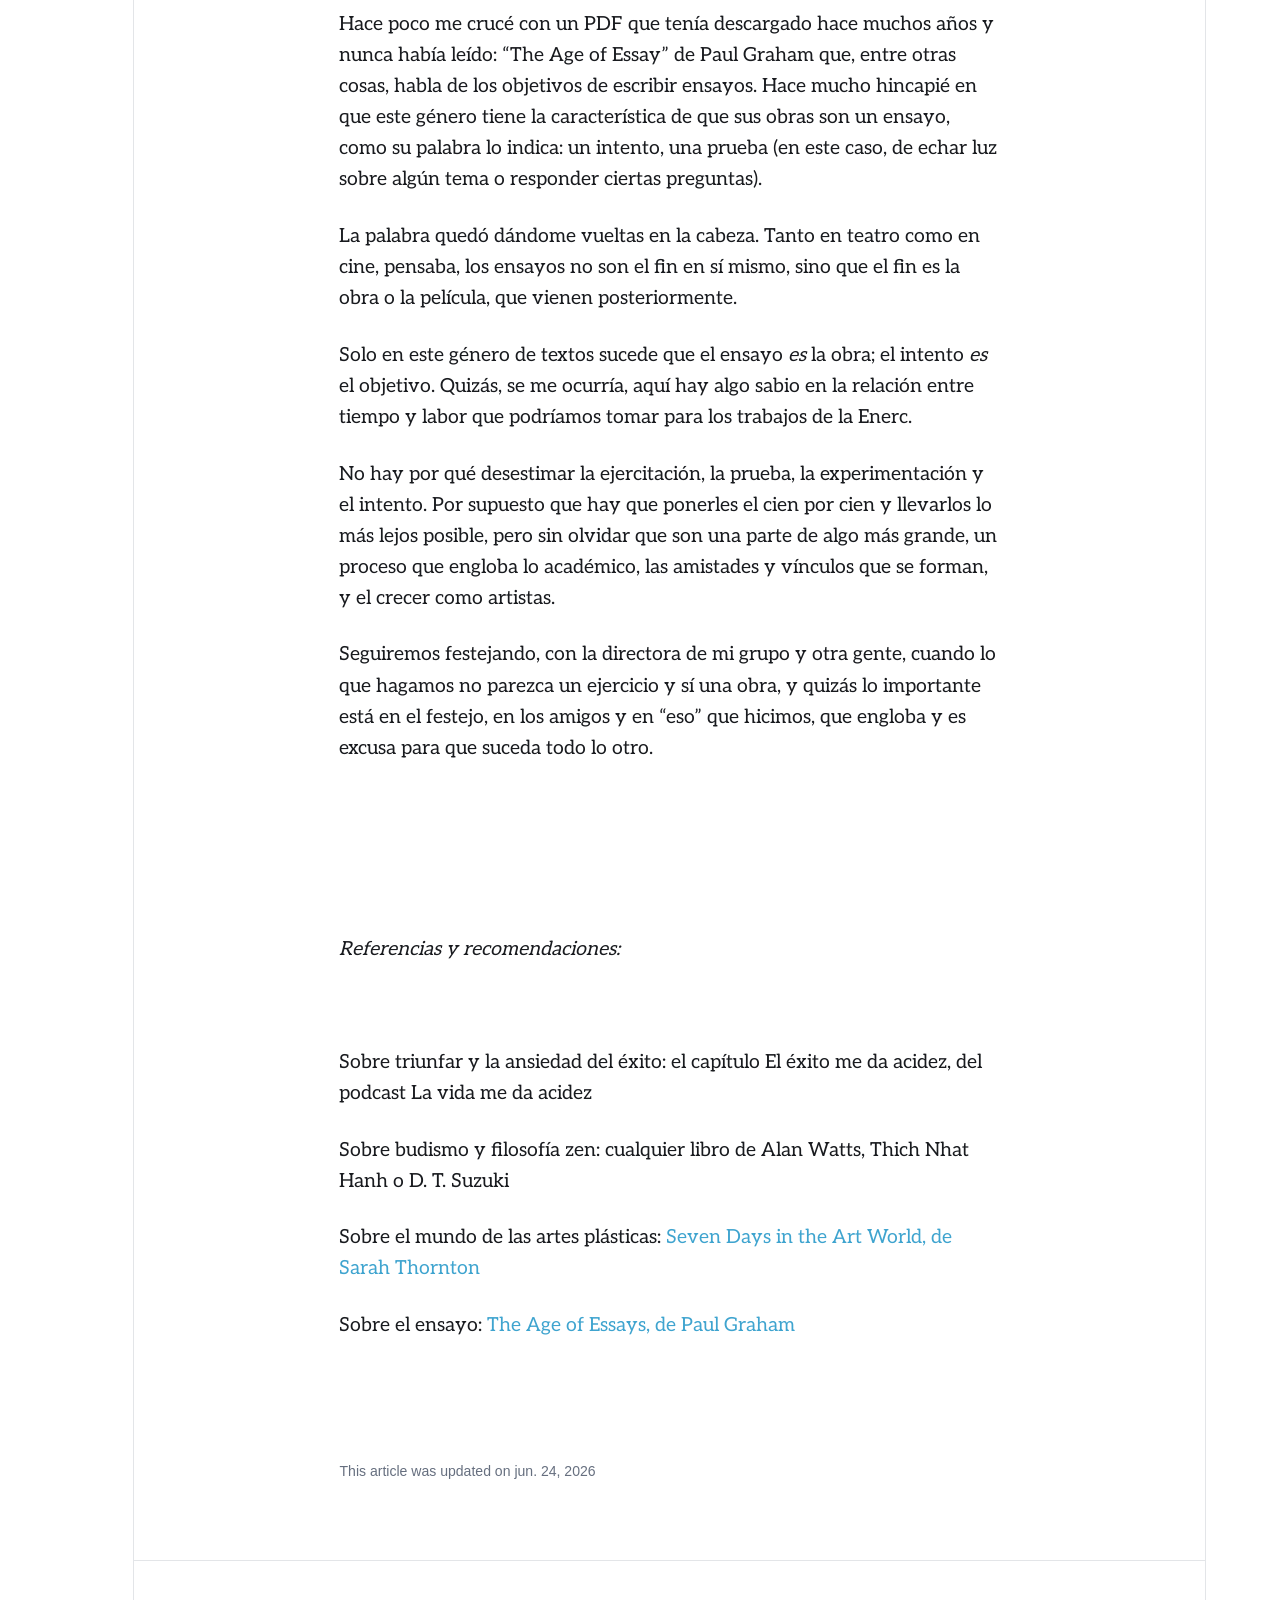
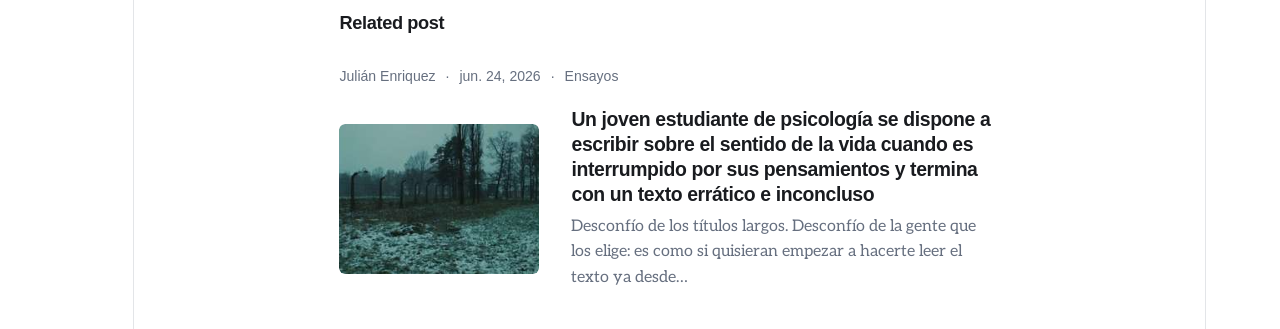
<file: sobre-como-aprendemos-cine/index.html>
<!DOCTYPE html><html lang="es"><head><meta charset="utf-8"><meta http-equiv="X-UA-Compatible" content="IE=edge"><meta name="viewport" content="width=device-width,initial-scale=1"><title>Sobre cómo aprendemos cine - Julián Enriquez</title><meta name="description" content="Texto originalmente publicado en las revistas Urbe y Artie, 2025. Actualmente me encuentro cursando el último año de la carrera de Montaje de la&hellip;"><meta name="generator" content="Publii Open-Source CMS for Static Site"><link rel="canonical" href="https://julian-enriquez.github.io/julian-enriquez/sobre-como-aprendemos-cine/"><link rel="alternate" type="application/atom+xml" href="https://julian-enriquez.github.io/julian-enriquez/feed.xml" title="Julián Enriquez - RSS"><link rel="alternate" type="application/json" href="https://julian-enriquez.github.io/julian-enriquez/feed.json" title="Julián Enriquez - JSON"><meta property="og:title" content="Sobre cómo aprendemos cine"><meta property="og:image" content="https://julian-enriquez.github.io/julian-enriquez/media/posts/4/pngtree-cinema-film-roll-sketch-cinema-ribbon-in-doodle-style-png-image_15994874.png"><meta property="og:image:width" content="2500"><meta property="og:image:height" content="2500"><meta property="og:site_name" content="Julián Enriquez"><meta property="og:description" content="Texto originalmente publicado en las revistas Urbe y Artie, 2025. Actualmente me encuentro cursando el último año de la carrera de Montaje de la&hellip;"><meta property="og:url" content="https://julian-enriquez.github.io/julian-enriquez/sobre-como-aprendemos-cine/"><meta property="og:type" content="article"><link rel="shortcut icon" href="https://julian-enriquez.github.io/julian-enriquez/media/website/PIPO-05.png" type="image/x-icon"><link rel="stylesheet" href="https://julian-enriquez.github.io/julian-enriquez/assets/css/style.css?v=1b7cdbcfc6073b887bbcb154c6735368"><script type="application/ld+json">{"@context":"http://schema.org","@type":"Article","mainEntityOfPage":{"@type":"WebPage","@id":"https://julian-enriquez.github.io/julian-enriquez/sobre-como-aprendemos-cine/"},"headline":"Sobre cómo aprendemos cine","datePublished":"2026-06-24T11:46-03:00","dateModified":"2026-06-24T14:49-03:00","image":{"@type":"ImageObject","url":"https://julian-enriquez.github.io/julian-enriquez/media/posts/4/pngtree-cinema-film-roll-sketch-cinema-ribbon-in-doodle-style-png-image_15994874.png","height":2500,"width":2500},"description":"Texto originalmente publicado en las revistas Urbe y Artie, 2025. Actualmente me encuentro cursando el último año de la carrera de Montaje de la&hellip;","author":{"@type":"Person","name":"Julián Enriquez","url":"https://julian-enriquez.github.io/julian-enriquez/authors/julian-enriquez/"},"publisher":{"@type":"Organization","name":"Julián Enriquez","logo":{"@type":"ImageObject","url":"https://julian-enriquez.github.io/julian-enriquez/media/website/18.png","height":5933,"width":4746}}}</script><noscript><style>img[loading] {
                    opacity: 1;
                }</style></noscript></head><body class="post-template"><div class="container"><div class="left-bar"><div class="left-bar__inner"><header class="header"><a class="logo" href="https://julian-enriquez.github.io/julian-enriquez/"><img src="https://julian-enriquez.github.io/julian-enriquez/media/website/18.png" alt="Julián Enriquez" width="4746" height="5933"></a><nav class="navbar"><button class="navbar__toggle" aria-label="Menu" aria-haspopup="true" aria-expanded="false"><span class="navbar__toggle__box"><span class="navbar__toggle__inner">Menu</span></span></button><ul class="navbar__menu"><li><a href="https://julian-enriquez.github.io/julian-enriquez/" target="_self" aria-label="Inicio"><span>Inicio</span></a></li><li><a href="https://julian-enriquez.github.io/julian-enriquez/tags/escritos/" target="_self" aria-label="Ensayo"><span>Ensayo</span></a></li><li><a href="https://julian-enriquez.github.io/julian-enriquez/tags/literatura/" target="_self" aria-label="Literatura"><span>Literatura</span></a></li><li><a href="https://julian-enriquez.github.io/julian-enriquez/tags/poesia/" target="_self" aria-label="Poesías"><span>Poesías</span></a></li><li><a href="https://julian-enriquez.github.io/julian-enriquez/sobre-mi/" target="_self" aria-label="Acerca de"><span>Acerca de</span></a></li><li><a href="https://julian-enriquez.github.io/julian-enriquez/contacto/" target="_self" aria-label="Contacto"><span>Contacto</span></a></li></ul></nav><a class="logo logo--atbottom" href="https://julian-enriquez.github.io/julian-enriquez/"><img src="https://julian-enriquez.github.io/julian-enriquez/media/website/18.png" alt="Julián Enriquez" width="4746" height="5933"></a></header></div></div><main class="main post"><article class="content"><figure class="content__featured-image content__featured-image--attop"><img src="https://julian-enriquez.github.io/julian-enriquez/media/posts/4/pngtree-cinema-film-roll-sketch-cinema-ribbon-in-doodle-style-png-image_15994874.png" srcset="https://julian-enriquez.github.io/julian-enriquez/media/posts/4/responsive/pngtree-cinema-film-roll-sketch-cinema-ribbon-in-doodle-style-png-image_15994874-xs.png 320w, https://julian-enriquez.github.io/julian-enriquez/media/posts/4/responsive/pngtree-cinema-film-roll-sketch-cinema-ribbon-in-doodle-style-png-image_15994874-sm.png 480w, https://julian-enriquez.github.io/julian-enriquez/media/posts/4/responsive/pngtree-cinema-film-roll-sketch-cinema-ribbon-in-doodle-style-png-image_15994874-md.png 768w, https://julian-enriquez.github.io/julian-enriquez/media/posts/4/responsive/pngtree-cinema-film-roll-sketch-cinema-ribbon-in-doodle-style-png-image_15994874-xl.png 1024w" sizes="(min-width: 1460px) 938px, (min-width: 1200px) calc(75.83vw - 154px), (min-width: 1120px) 938px, (min-width: 900px) calc(55vw + 333px), 100vw" loading="eager" height="2500" width="2500" alt="" aria-describedby="image-caption"></figure><div class="content__meta content__meta--attop"><div class="content__meta--attop__inner"><div class="content__maintag"><svg width="20" height="20" aria-hidden="true" focusable="false"><use xlink:href="https://julian-enriquez.github.io/julian-enriquez/assets/svg/svg-map.svg#tag"/></svg> Published in <a href="https://julian-enriquez.github.io/julian-enriquez/tags/literatura/" class="metadata__maintag">Literatura</a> <span class="reading-time" aria-label="10 min read">10 min read</span></div></div></div><div class="main__inner"><div class="content__meta"><div class="content__author"><div><a href="https://julian-enriquez.github.io/julian-enriquez/authors/julian-enriquez/" class="content__author__name">Julián Enriquez</a></div></div><div class="content__date"><time datetime="2026-06-24T11:46">jun. 24, 2026</time></div></div><header class="content__header"><h1 class="content__title">Sobre cómo aprendemos cine</h1></header><div class="content__entry"><p><em><span style="color: #02192b;">Texto originalmente publicado en las revistas Urbe y Artie, 2025.</span></em></p><hr><p><span style="font-weight: 400;">Actualmente me encuentro cursando el último año de la carrera de Montaje de la Enerc. Para ser más claros, cuando hablamos de montaje nos referimos a editar películas, y cuando hablamos de la Enerc nos referimos a la escuela de cine del INCAA.</span></p><p><span style="font-weight: 400;">Esta escuela es conocida por formar “técnicos”, o “profesionales de la industria”, personas que sepan ejercer el oficio, que sepan hacer más que teorizar. En esta línea, se trabaja siempre en grupo, cada uno cumpliendo el rol de su especialidad (cada grupo tiene su director, su sonidista, su montajista, etc.) y cada año hay que entregar uno o varios trabajos prácticos obligatorios (cortometrajes). En primer año es un corto con fotos, en segundo año un breve documental, y así va subiendo la dificultad…</span></p><p> </p><p><span style="font-weight: 400;">“POR FIN…”</span></p><p><span style="font-weight: 400;">Hace un tiempo atrás edité uno de estos cortometrajes de mi grupo. Cuando estábamos terminando nos sentimos muy satisfechos y la directora me dijo una frase con la que estuve completamente de acuerdo: “Por fin esto ya no es un ejercicio”. En cierto modo sí lo era, porque se había hecho siguiendo una consigna y estaba planteado como tal. Pero creíamos que habíamos alcanzado algo que podía hacerse pasar como un cortometraje y ocultar este trasfondo de que, en cierta forma, era un trabajo práctico.</span></p><p><span style="font-weight: 400;">Sentí, por otro lado, que detrás de ese festejo había algo interesante sobre cómo conceptualizamos nuestras prácticas como estudiantes de cine y artistas en formación.</span></p><p> </p><p><span style="font-weight: 400;">¿QUE HACEMOS EN LA ENERC?</span></p><p><span style="font-weight: 400;">Estando en la Enerc me crucé con todas las opiniones posibles respecto a qué es lo que hacemos. Hay quienes dicen que hay que vivir estos trabajos prácticos como si estuvieras haciendo una película en el mundo profesional, hay quienes prefieren recordar que es un ámbito de aprendizaje y estos son ejercicios, hay quienes señalan que la importancia de la carrera está en otros aspectos. </span></p><p><span style="font-weight: 400;">El año pasado era un acérrimo defensor de la primera postura; hoy, más tranquilo, veo que hay algo de razón en las distintas líneas de pensamiento.</span></p><p> </p><p><span style="font-weight: 400;">EL ARTISTA NIKE: IT’S NOW OR NEVER</span></p><p><span style="font-weight: 400;">Existe un discurso que siempre me chocó desde chico: “Estás en la primaria, esto ya no es el jardín”... que después se convirtió en “estás en la secundaria, esto ya no es la primaria”. Ahora el discurso logró una introyección y uno se repite a sí mismo cada tanto: “ya soy adulto, no estoy en la secundaria”. </span></p><p><span style="font-weight: 400;">Estas frases contienen un mensaje ligado a la ansiedad, los resultados y el éxito. Hay algo de “</span><i><span style="font-weight: 400;">Es ahora</span></i><span style="font-weight: 400;">”, una presión extraña que uno podría encontrar en algún slogan barato de Nike. Y el mensaje aún prevalece cuando uno no tiene ningún recelo por las épocas pasadas; por ejemplo, yo no creo haber “desperdiciado” mi etapa en la secundaria ni nada por el estilo, y sin embargo está la sensación de “¡Ah, pero ahora es diferente, tiene que ser más serio, tiene que ser mejor, es tu momento!”.</span></p><p><span style="font-weight: 400;">Pero ese discurso tiene un problema en sí mismo que es su posible aplicación al infinito. Cuando estés dirigiendo tu primera película vas a pensar que ya no estás en la Enerc, que “ahora es en serio”, y cuando te llamen para producir una película de una compañía más grande vas a decir que ya no son las películas chicas que hacías antes, sino que “</span><i><span style="font-weight: 400;">ahora </span></i><span style="font-weight: 400;">es más en serio”. ¿Cuándo, entonces, </span><i><span style="font-weight: 400;">es </span></i><span style="font-weight: 400;">el momento serio realmente? Siempre… y nunca. Es una presión constante e inagotable.</span></p><p><span style="font-weight: 400;">El año pasado yo sostenía una postura bastante relacionada a esos slogans, donde sentía que cada oportunidad de filmar en la Enerc había que exprimirla al máximo y vivirla lo más que se pudiera. Esto suele ir acompañado, en mí y en otra gente que escuché que piensa de esta manera, de un planteo que se presenta como obvio: “¿Y si no para qué estoy acá? Si no lo hago al 100%, si no me desvivo por el proyecto y creo en él, ¿para qué tanto esfuerzo?”.</span></p><p><span style="font-weight: 400;">Esta postura es tan útil como frustrante, y puede traer sus recompensas pero hoy en día creo que no es del todo adecuada.</span></p><ul><li style="font-weight: 400;" aria-level="1"><span style="font-weight: 400;">Es útil en el sentido de que creer y tener fe en el proyecto le permite a uno involucrarse y trabajar, desenvolverse plenamente.</span></li><li style="font-weight: 400;" aria-level="1"><span style="font-weight: 400;">Es frustrante cuando uno mira alrededor y ve que no todos están en el mismo nivel de compromiso con el proyecto, quizás otros lo toman como un ejercicio o no se desviven tanto, y eso a uno le hace desconfiar. “¿Qué pasa que no le están poniendo tantas ganas como yo?”. Al esforzarse tanto, se suele exigir o esperar del resto del grupo un trabajo similar, y cada cual tiene su propia manera de encarar las cosas.</span></li><li style="font-weight: 400;" aria-level="1"><span style="font-weight: 400;">A su vez, puede traer grandes recompensas porque tanto involucramiento hace que uno se encariñe y se apasione con la obra (llamémosle obra por ahora). Tomar esta postura tan marcada hace que se lleven al extremo tanto las frustraciones y fracasos como las recompensas y las victorias.</span></li></ul><p> </p><p><span style="font-weight: 400;">Pero, como decía antes, creo que esta postura no es la más adecuada. Este año, un profesor que admiro mucho me dijo: “no hay que olvidar eso, que </span><i><span style="font-weight: 400;">los cortos que hacen son dispositivos pedagógicos para aprender</span></i><span style="font-weight: 400;">”. Y me resaltó, al igual que una amiga montajista que también admiro, que </span><i><span style="font-weight: 400;">quizás llevarse bien con los compañeros de grupo es más importante que el resultado de la obra</span></i><span style="font-weight: 400;"> (que en este caso ya no lo llamaríamos obra sino dispositivo pedagógico).</span></p><p><span style="font-weight: 400;">Esto ya lo había escuchado y siempre lo había desestimado de entrada. Pensar que son </span><i><span style="font-weight: 400;">solo</span></i><span style="font-weight: 400;"> ejercicios, hechos para que uno se equivoque, y que lo importante son las relaciones aparece como una idea desalentadora para el principiante que quiere estudiar cine: “yo quiero hacer la mejor película posible, eso me interesa y eso es lo que intento hacer en cada ejercicio, llevarse bien con los compañeros es necesario pero secundario”, decía yo el año pasado.</span></p><p><span style="font-weight: 400;">Pero ahora estas ideas calaron más hondo en mi pensamiento y las pude escuchar mejor. Tal vez uno tiene que trabajar en los ejercicios con la mentalidad de Nike, como si fueran lo más importante y lo último que uno fuera a hacer, porque es verdad que así salen las mejores cosas... pero que hay que hacerlo sabiendo que el asunto tiene más capas en su interior.</span></p><p> </p><p><span style="font-weight: 400;">UN ÁMBITO PENSADO PARA APRENDER </span></p><p><span style="font-weight: 400;">Olvidar que uno está en un entorno académico es un error. Son trabajos prácticos con consignas que alguien pensó con una finalidad. Retomando la idea de dispositivo pedagógico, están hechos para que sucedan cosas de las cuales uno pueda aprender. Las discusiones, peleas, caídas y eventuales aciertos que aparezcan en el proceso no son “porque sí”, como uno cree, sino que son parte del ejercitarse, y un objetivo de la Escuela.</span></p><p><span style="font-weight: 400;">Hace poco leí “Seven days in the art world” de Sarah Thornton, donde en un capítulo ella va como espectadora a algunas clases de la CalArts, una de las escuelas de arte más importantes del mundo (de donde salieron algunos cineastas como Tim Burton). Esa universidad es muy extraña: la gente va con perros a sus clases, vestida de la manera más extravagante posible y pagando fortunas para ser los mejores artistas del mundo. Visto desde acá parece muy lejano, pero me hizo reflexionar en cuanto a la postura, tanto del alumnado como de la institución.</span></p><p><span style="font-weight: 400;">CalArts, por lo que cuenta la autora, se basa en una idea liberal de que cada uno explore su creatividad a fondo, vaya presentando trabajos cada tanto y estos se modifiquen luego con las devoluciones de la comunidad. La institución se posiciona como una receptora de ideas, y al ser artistas plásticos y performáticos, algunas ideas van casi en contra de la institución misma, como un alumno que revoleó pintura por varios dormitorios.</span></p><p><span style="font-weight: 400;">En esa escuela parece estar clarísima la idea de que “todo es aprendizaje” (¿quizás llevada al extremo?). En la Enerc creo que muchos olvidamos esto, o no se nos lo recuerda con suficiente frecuencia. Sería sumamente nutritivo si se planteara el espacio educativo de esta forma: un </span><i><span style="font-weight: 400;">constante receptor de ideas</span></i><span style="font-weight: 400;"> y proyectos que van transformándose con las devoluciones de los profesores y los compañeros. Se pondría entonces el foco en </span><i><span style="font-weight: 400;">el proceso de la idea creativa</span></i><span style="font-weight: 400;"> y no tanto en el resultado final pensado como una obra.</span></p><p> </p><p><span style="font-weight: 400;">LA RELACIÓN CON EL TIEMPO: EL ZEN Y LAS CAMISETAS NIKE </span></p><p><span style="font-weight: 400;">Tenemos, entonces, la postura paciente de que todo es un proceso de aprendizaje, lleva tiempo y uno tiene que equivocarse para aprender. Aquí se anuda también la idea de que las relaciones personales que se van construyendo son igual o más importantes que la obra en sí, que ésta es una excusa para que haya conflictos, intercambios, crecimiento entre todos. </span></p><p><span style="font-weight: 400;">Este pensamiento tiene una relación interesante con el futuro: lo importante es llevarse bien, con tu director, con tu fotógrafo, con otros colegas. Un ambiente de trabajo agradable hace que todo se potencie y que haya ganas de generar nuevos proyectos. Seguir esta línea implica una fe depositada en el largo plazo, por eso minimiza el proyecto actual. </span></p><p><span style="font-weight: 400;">Por otro lado, la segunda postura encuentra motivación escapando de la supuesta tibieza, poniendo fe en que cada trabajo tiene que ser el mejor posible y que el momento </span><i><span style="font-weight: 400;">es ahora</span></i><span style="font-weight: 400;">. </span></p><p><span style="font-weight: 400;">La negación del futuro que plantea esta idea la coloca en la intersección de dos formas de pensamiento muy distintas: podría ser parte de una campaña de Nike, pero al mismo tiempo es la más budista de las posturas (se concentra en vivir el ahora y en no estar esperando un futuro que todavía no llegó). Si adoptamos esta conducta, capaz tendríamos que saber si lo hacemos desde su lado capitalista de que no hay mañana y por eso hay que ser lo más productivos posibles ahora, o bien desde su lado budista de disfrutar el proyecto actual y no estar pensando todo el tiempo en el futuro.</span></p><p> </p><p><span style="font-weight: 400;">¿Y SI FUERA UN ENSAYO?</span></p><p><span style="font-weight: 400;">Hace poco me crucé con un PDF que tenía descargado hace muchos años y nunca había leído: “The Age of Essay” de Paul Graham que, entre otras cosas, habla de los objetivos de escribir ensayos. Hace mucho hincapié en que este género tiene la característica de que sus obras son un ensayo, como su palabra lo indica: un intento, una prueba (en este caso, de echar luz sobre algún tema o responder ciertas preguntas).</span></p><p><span style="font-weight: 400;">La palabra quedó dándome vueltas en la cabeza. Tanto en teatro como en cine, pensaba, los ensayos no son el fin en sí mismo, sino que el fin es la obra o la película, que vienen posteriormente.</span></p><p><span style="font-weight: 400;">Solo en este género de textos sucede que el ensayo </span><i><span style="font-weight: 400;">es</span></i><span style="font-weight: 400;"> la obra; el intento </span><i><span style="font-weight: 400;">es</span></i><span style="font-weight: 400;"> el objetivo. Quizás, se me ocurría, aquí hay algo sabio en la relación entre tiempo y labor que podríamos tomar para los trabajos de la Enerc.</span></p><p><span style="font-weight: 400;">No hay por qué desestimar la ejercitación, la prueba, la experimentación y el intento. Por supuesto que hay que ponerles el cien por cien y llevarlos lo más lejos posible, pero sin olvidar que son una parte de algo más grande, un proceso que engloba lo académico, las amistades y vínculos que se forman, y el crecer como artistas.</span></p><p><span style="font-weight: 400;">Seguiremos festejando, con la directora de mi grupo y otra gente, cuando lo que hagamos no parezca un ejercicio y sí una obra, y quizás lo importante está en el festejo, en los amigos y en “eso” que hicimos, que engloba y es excusa para que suceda todo lo otro.</span></p><p> </p><p><br><br></p><p><i><span style="font-weight: 400;">Referencias y recomendaciones:</span></i></p><p> </p><p><span style="font-weight: 400;">Sobre triunfar y la ansiedad del éxito: el capítulo El éxito me da acidez, del podcast La vida me da acidez</span></p><p><span style="font-weight: 400;">Sobre budismo y filosofía zen: cualquier libro de Alan Watts, Thich Nhat Hanh o D. T. Suzuki</span></p><p><span style="font-weight: 400;">Sobre el mundo de las artes plásticas: </span><a href="https://s3.amazonaws.com/arena-attachments/736948/101c8164cadf1d6a9780f70b8bf6095b.pdf"><span style="font-weight: 400;">Seven Days in the Art World, de Sarah Thornton</span></a></p><p><span style="font-weight: 400;">Sobre el ensayo: </span><a href="http://www.paulgraham.com/essay.html"><span style="font-weight: 400;">The Age of Essays, de Paul Graham</span></a></p><p> </p></div><footer class="content__footer"><div class="content__last-updated">This article was updated on <time datetime="2026-06-24T14:49">jun. 24, 2026</time></div><div class="content__share"><a href="https://www.facebook.com/sharer/sharer.php?u=https%3A%2F%2Fjulian-enriquez.github.io%2Fjulian-enriquez%2Fsobre-como-aprendemos-cine%2F" class="js-share facebook tltp tltp--top" aria-label="Facebook" rel="nofollow noopener noreferrer"><svg><use xlink:href="https://julian-enriquez.github.io/julian-enriquez/assets/svg/svg-map.svg#facebook"/></svg> <span>Facebook</span> </a><a href="https://twitter.com/intent/tweet?url=https%3A%2F%2Fjulian-enriquez.github.io%2Fjulian-enriquez%2Fsobre-como-aprendemos-cine%2F&amp;via=Juli%C3%A1n%20Enriquez&amp;text=Sobre%20c%C3%B3mo%20aprendemos%20cine" class="js-share twitter tltp tltp--top" aria-label="Twitter" rel="nofollow noopener noreferrer"><svg><use xlink:href="https://julian-enriquez.github.io/julian-enriquez/assets/svg/svg-map.svg#twitter"/></svg> <span>Twitter</span> </a><a href="https://api.whatsapp.com/send?text=Sobre%20c%C3%B3mo%20aprendemos%20cine https%3A%2F%2Fjulian-enriquez.github.io%2Fjulian-enriquez%2Fsobre-como-aprendemos-cine%2F" class="js-share whatsapp tltp tltp--top" title="Share with LinkedIn" rel="nofollow noopener noreferrer"><svg><use xlink:href="https://julian-enriquez.github.io/julian-enriquez/assets/svg/svg-map.svg#whatsapp"/></svg> <span>WhatsApp</span></a></div></footer></div></article><div class="content__section post__related"><div class="main__inner"><h3 class="content__section__title">Related post</h3><div class="post__related__wrap"><article class="c-card"><div class="c-card__meta"><div class="c-card__author"><a href="https://julian-enriquez.github.io/julian-enriquez/authors/julian-enriquez/">Julián Enriquez</a></div><time datetime="2026-06-24T15:15">jun. 24, 2026 </time><a href="https://julian-enriquez.github.io/julian-enriquez/tags/escritos/" class="c-card-tag">Ensayos</a></div><a href="https://julian-enriquez.github.io/julian-enriquez/un-joven-estudiante-de-psicologia/" class="c-card__image"><img src="https://julian-enriquez.github.io/julian-enriquez/media/posts/8/Shoah-704412970-large.jpg" srcset="https://julian-enriquez.github.io/julian-enriquez/media/posts/8/responsive/Shoah-704412970-large-xs.jpg 320w, https://julian-enriquez.github.io/julian-enriquez/media/posts/8/responsive/Shoah-704412970-large-sm.jpg 480w" sizes="(min-width: 700px) 200px, (min-width: 480px) 160px, calc(100vw - 50px)" loading="lazy" height="1080" width="1920" alt=""></a><header class="c-card__header"><h2 class="c-card__title"><a href="https://julian-enriquez.github.io/julian-enriquez/un-joven-estudiante-de-psicologia/">Un joven estudiante de psicología se dispone a escribir sobre el sentido de la vida cuando es interrumpido por sus pensamientos y termina con un texto errático e inconcluso</a></h2><p>Desconfío de los títulos largos. Desconfío de la gente que los elige: es como si quisieran empezar a hacerte leer el texto ya desde&hellip;</p></header></article></div></div></div></main><div class="right-bar"><div class="right-bar__inner"><div class="sidebar"><div class="box follow"><a href="https://www.instagram.com/julii_enriquez/" class="tltp tltp--top" aria-label="Instagram"><svg><use xlink:href="https://julian-enriquez.github.io/julian-enriquez/assets/svg/svg-map.svg#instagram"/></svg> <span>Instagram</span> </a><a href="https://www.youtube.com/@julian.enriquez" class="tltp tltp--top" aria-label="Youtube"><svg><use xlink:href="https://julian-enriquez.github.io/julian-enriquez/assets/svg/svg-map.svg#youtube"/></svg> <span>Youtube</span></a></div></div></div></div></div><script defer="defer" src="https://julian-enriquez.github.io/julian-enriquez/assets/js/scripts.min.js?v=b2d91bcadbf5db401b76eb5bb3092eb7"></script><script>var images = document.querySelectorAll('img[loading]');
        for (var i = 0; i < images.length; i++) {
            if (images[i].complete) {
                images[i].classList.add('is-loaded');
            } else {
                images[i].addEventListener('load', function () {
                    this.classList.add('is-loaded');
                }, false);
            }
        }</script></body></html>
</file>
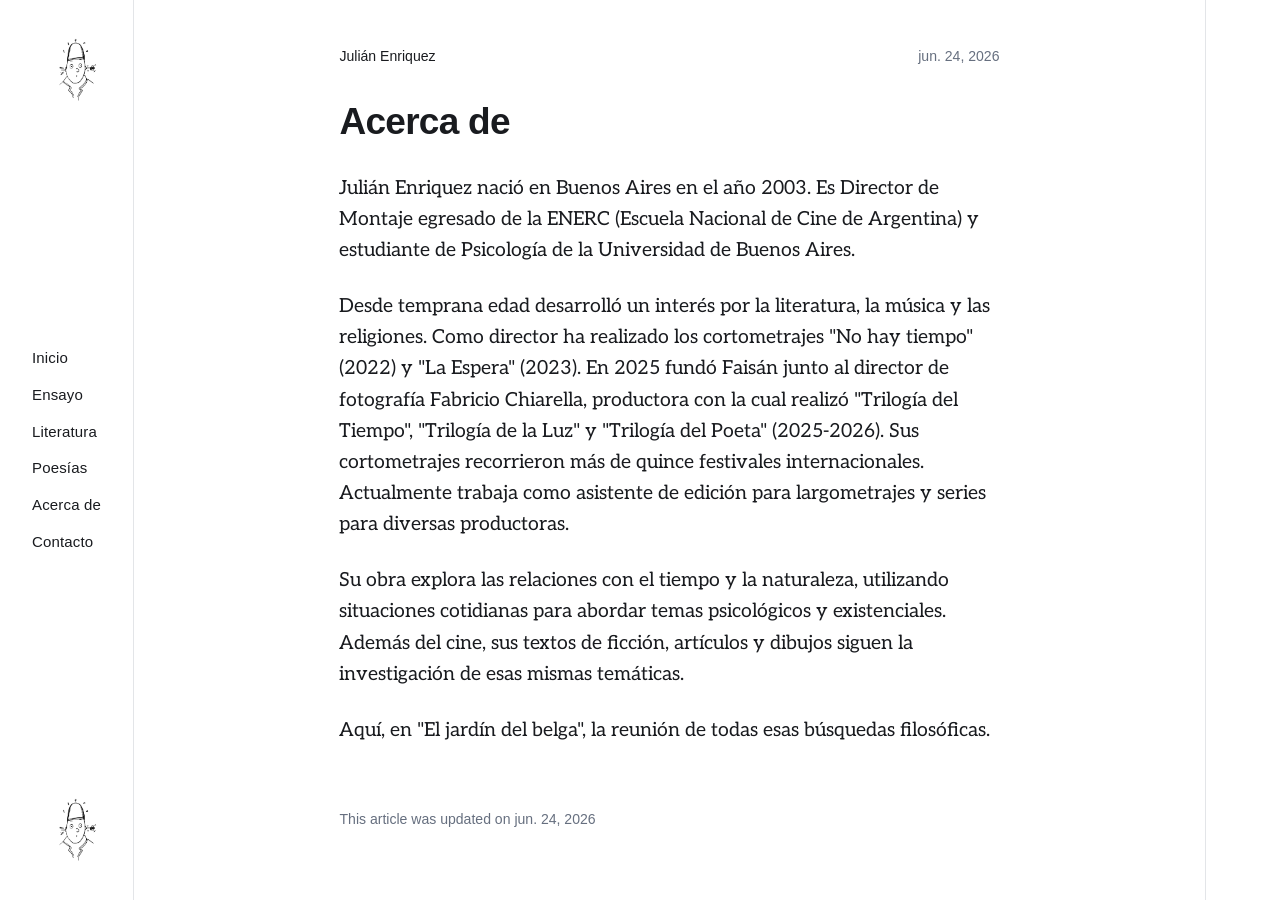
<file: sobre-mi/index.html>
<!DOCTYPE html><html lang="es"><head><meta charset="utf-8"><meta http-equiv="X-UA-Compatible" content="IE=edge"><meta name="viewport" content="width=device-width,initial-scale=1"><title>Acerca de - Julián Enriquez</title><meta name="description" content="Julián Enriquez nació en Buenos Aires en el año 2003. Es Director de Montaje egresado de la ENERC (Escuela Nacional de Cine de Argentina)&hellip;"><meta name="generator" content="Publii Open-Source CMS for Static Site"><link rel="canonical" href="https://julian-enriquez.github.io/julian-enriquez/sobre-mi/"><link rel="alternate" type="application/atom+xml" href="https://julian-enriquez.github.io/julian-enriquez/feed.xml" title="Julián Enriquez - RSS"><link rel="alternate" type="application/json" href="https://julian-enriquez.github.io/julian-enriquez/feed.json" title="Julián Enriquez - JSON"><meta property="og:title" content="Acerca de"><meta property="og:image" content="https://julian-enriquez.github.io/julian-enriquez/media/website/18.png"><meta property="og:image:width" content="4746"><meta property="og:image:height" content="5933"><meta property="og:site_name" content="Julián Enriquez"><meta property="og:description" content="Julián Enriquez nació en Buenos Aires en el año 2003. Es Director de Montaje egresado de la ENERC (Escuela Nacional de Cine de Argentina)&hellip;"><meta property="og:url" content="https://julian-enriquez.github.io/julian-enriquez/sobre-mi/"><meta property="og:type" content="article"><link rel="shortcut icon" href="https://julian-enriquez.github.io/julian-enriquez/media/website/PIPO-05.png" type="image/x-icon"><link rel="stylesheet" href="https://julian-enriquez.github.io/julian-enriquez/assets/css/style.css?v=1b7cdbcfc6073b887bbcb154c6735368"><script type="application/ld+json">{"@context":"http://schema.org","@type":"Article","mainEntityOfPage":{"@type":"WebPage","@id":"https://julian-enriquez.github.io/julian-enriquez/sobre-mi/"},"headline":"Acerca de","datePublished":"2026-06-24T10:25-03:00","dateModified":"2026-06-24T14:00-03:00","image":{"@type":"ImageObject","url":"https://julian-enriquez.github.io/julian-enriquez/media/website/18.png","height":5933,"width":4746},"description":"Julián Enriquez nació en Buenos Aires en el año 2003. Es Director de Montaje egresado de la ENERC (Escuela Nacional de Cine de Argentina)&hellip;","author":{"@type":"Person","name":"Julián Enriquez","url":"https://julian-enriquez.github.io/julian-enriquez/authors/julian-enriquez/"},"publisher":{"@type":"Organization","name":"Julián Enriquez","logo":{"@type":"ImageObject","url":"https://julian-enriquez.github.io/julian-enriquez/media/website/18.png","height":5933,"width":4746}}}</script><noscript><style>img[loading] {
                    opacity: 1;
                }</style></noscript></head><body class="page-template"><div class="container"><div class="left-bar"><div class="left-bar__inner"><header class="header"><a class="logo" href="https://julian-enriquez.github.io/julian-enriquez/"><img src="https://julian-enriquez.github.io/julian-enriquez/media/website/18.png" alt="Julián Enriquez" width="4746" height="5933"></a><nav class="navbar"><button class="navbar__toggle" aria-label="Menu" aria-haspopup="true" aria-expanded="false"><span class="navbar__toggle__box"><span class="navbar__toggle__inner">Menu</span></span></button><ul class="navbar__menu"><li><a href="https://julian-enriquez.github.io/julian-enriquez/" target="_self" aria-label="Inicio"><span>Inicio</span></a></li><li><a href="https://julian-enriquez.github.io/julian-enriquez/tags/escritos/" target="_self" aria-label="Ensayo"><span>Ensayo</span></a></li><li><a href="https://julian-enriquez.github.io/julian-enriquez/tags/literatura/" target="_self" aria-label="Literatura"><span>Literatura</span></a></li><li><a href="https://julian-enriquez.github.io/julian-enriquez/tags/poesia/" target="_self" aria-label="Poesías"><span>Poesías</span></a></li><li class="active"><a href="https://julian-enriquez.github.io/julian-enriquez/sobre-mi/" target="_self" aria-label="Acerca de"><span>Acerca de</span></a></li><li><a href="https://julian-enriquez.github.io/julian-enriquez/contacto/" target="_self" aria-label="Contacto"><span>Contacto</span></a></li></ul></nav><a class="logo logo--atbottom" href="https://julian-enriquez.github.io/julian-enriquez/"><img src="https://julian-enriquez.github.io/julian-enriquez/media/website/18.png" alt="Julián Enriquez" width="4746" height="5933"></a></header></div></div><main class="main page"><article class="content"><div class="main__inner"><div class="content__meta"><div class="content__author"><div><a href="https://julian-enriquez.github.io/julian-enriquez/authors/julian-enriquez/" class="content__author__name">Julián Enriquez</a></div></div><div class="content__date"><time datetime="2026-06-24T10:25">jun. 24, 2026</time></div></div><header class="content__header"><h1 class="content__title">Acerca de</h1></header><div class="content__entry"><p>Julián Enriquez nació en Buenos Aires en el año 2003. Es Director de Montaje egresado de la ENERC (Escuela Nacional de Cine de Argentina) y estudiante de Psicología de la Universidad de Buenos Aires.</p><p>Desde temprana edad desarrolló un interés por la literatura, la música y las religiones. Como director ha realizado los cortometrajes "No hay tiempo" (2022) y "La Espera" (2023). En 2025 fundó Faisán junto al director de fotografía Fabricio Chiarella, productora con la cual realizó "Trilogía del Tiempo", "Trilogía de la Luz" y "Trilogía del Poeta" (2025-2026). Sus cortometrajes recorrieron más de quince festivales internacionales. Actualmente trabaja como asistente de edición para largometrajes y series para diversas productoras.</p><p>Su obra explora las relaciones con el tiempo y la naturaleza, utilizando situaciones cotidianas para abordar temas psicológicos y existenciales. Además del cine, sus textos de ficción, artículos y dibujos siguen la investigación de esas mismas temáticas.</p><p>Aquí, en "El jardín del belga", la reunión de todas esas búsquedas filosóficas.</p></div><footer class="content__footer"><div class="content__last-updated">This article was updated on <time datetime="2026-06-24T14:00">jun. 24, 2026</time></div><div class="content__share"><a href="https://www.facebook.com/sharer/sharer.php?u=https%3A%2F%2Fjulian-enriquez.github.io%2Fjulian-enriquez%2Fsobre-mi%2F" class="js-share facebook tltp tltp--top" aria-label="Facebook" rel="nofollow noopener noreferrer"><svg><use xlink:href="https://julian-enriquez.github.io/julian-enriquez/assets/svg/svg-map.svg#facebook"/></svg> <span>Facebook</span> </a><a href="https://twitter.com/intent/tweet?url=https%3A%2F%2Fjulian-enriquez.github.io%2Fjulian-enriquez%2Fsobre-mi%2F&amp;via=Juli%C3%A1n%20Enriquez&amp;text=Acerca%20de" class="js-share twitter tltp tltp--top" aria-label="Twitter" rel="nofollow noopener noreferrer"><svg><use xlink:href="https://julian-enriquez.github.io/julian-enriquez/assets/svg/svg-map.svg#twitter"/></svg> <span>Twitter</span> </a><a href="https://api.whatsapp.com/send?text=Acerca%20de https%3A%2F%2Fjulian-enriquez.github.io%2Fjulian-enriquez%2Fsobre-mi%2F" class="js-share whatsapp tltp tltp--top" title="Share with LinkedIn" rel="nofollow noopener noreferrer"><svg><use xlink:href="https://julian-enriquez.github.io/julian-enriquez/assets/svg/svg-map.svg#whatsapp"/></svg> <span>WhatsApp</span></a></div></footer></div></article></main><div class="right-bar"><div class="right-bar__inner"><div class="sidebar"><div class="box follow"><a href="https://www.instagram.com/julii_enriquez/" class="tltp tltp--top" aria-label="Instagram"><svg><use xlink:href="https://julian-enriquez.github.io/julian-enriquez/assets/svg/svg-map.svg#instagram"/></svg> <span>Instagram</span> </a><a href="https://www.youtube.com/@julian.enriquez" class="tltp tltp--top" aria-label="Youtube"><svg><use xlink:href="https://julian-enriquez.github.io/julian-enriquez/assets/svg/svg-map.svg#youtube"/></svg> <span>Youtube</span></a></div></div></div></div></div><script defer="defer" src="https://julian-enriquez.github.io/julian-enriquez/assets/js/scripts.min.js?v=b2d91bcadbf5db401b76eb5bb3092eb7"></script><script>var images = document.querySelectorAll('img[loading]');
        for (var i = 0; i < images.length; i++) {
            if (images[i].complete) {
                images[i].classList.add('is-loaded');
            } else {
                images[i].addEventListener('load', function () {
                    this.classList.add('is-loaded');
                }, false);
            }
        }</script></body></html>
</file>
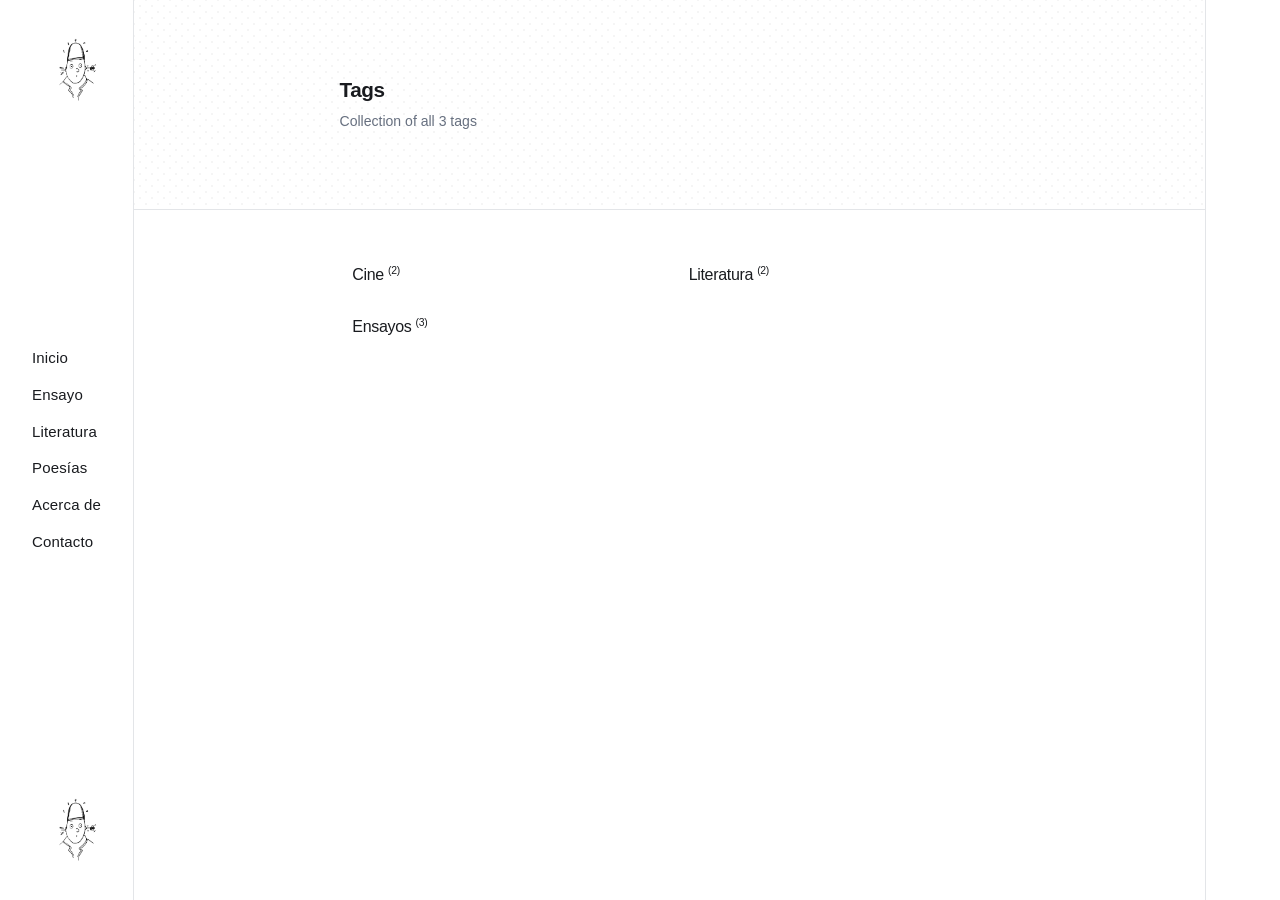
<file: tags/index.html>
<!DOCTYPE html><html lang="es"><head><meta charset="utf-8"><meta http-equiv="X-UA-Compatible" content="IE=edge"><meta name="viewport" content="width=device-width,initial-scale=1"><title>All tags - Julián Enriquez</title><meta name="robots" content="noindex, follow"><meta name="generator" content="Publii Open-Source CMS for Static Site"><link rel="alternate" type="application/atom+xml" href="https://julian-enriquez.github.io/julian-enriquez/feed.xml" title="Julián Enriquez - RSS"><link rel="alternate" type="application/json" href="https://julian-enriquez.github.io/julian-enriquez/feed.json" title="Julián Enriquez - JSON"><meta property="og:title" content="Julián Enriquez"><meta property="og:image" content="https://julian-enriquez.github.io/julian-enriquez/media/website/18.png"><meta property="og:image:width" content="4746"><meta property="og:image:height" content="5933"><meta property="og:site_name" content="Julián Enriquez"><meta property="og:description" content=""><meta property="og:url" content="https://julian-enriquez.github.io/julian-enriquez/tags/"><meta property="og:type" content="website"><link rel="shortcut icon" href="https://julian-enriquez.github.io/julian-enriquez/media/website/PIPO-05.png" type="image/x-icon"><link rel="stylesheet" href="https://julian-enriquez.github.io/julian-enriquez/assets/css/style.css?v=1b7cdbcfc6073b887bbcb154c6735368"><script type="application/ld+json">{"@context":"http://schema.org","@type":"Organization","name":"Julián Enriquez","logo":"https://julian-enriquez.github.io/julian-enriquez/media/website/18.png","url":"https://julian-enriquez.github.io/julian-enriquez/","sameAs":["https://www.instagram.com/julii_enriquez/","https://www.youtube.com/@julian.enriquez"]}</script><noscript><style>img[loading] {
                    opacity: 1;
                }</style></noscript></head><body class="tags-template"><div class="container"><div class="left-bar"><div class="left-bar__inner"><header class="header"><a class="logo" href="https://julian-enriquez.github.io/julian-enriquez/"><img src="https://julian-enriquez.github.io/julian-enriquez/media/website/18.png" alt="Julián Enriquez" width="4746" height="5933"></a><nav class="navbar"><button class="navbar__toggle" aria-label="Menu" aria-haspopup="true" aria-expanded="false"><span class="navbar__toggle__box"><span class="navbar__toggle__inner">Menu</span></span></button><ul class="navbar__menu"><li><a href="https://julian-enriquez.github.io/julian-enriquez/" target="_self" aria-label="Inicio"><span>Inicio</span></a></li><li><a href="https://julian-enriquez.github.io/julian-enriquez/tags/escritos/" target="_self" aria-label="Ensayo"><span>Ensayo</span></a></li><li><a href="https://julian-enriquez.github.io/julian-enriquez/tags/literatura/" target="_self" aria-label="Literatura"><span>Literatura</span></a></li><li><a href="https://julian-enriquez.github.io/julian-enriquez/tags/poesia/" target="_self" aria-label="Poesías"><span>Poesías</span></a></li><li><a href="https://julian-enriquez.github.io/julian-enriquez/sobre-mi/" target="_self" aria-label="Acerca de"><span>Acerca de</span></a></li><li><a href="https://julian-enriquez.github.io/julian-enriquez/contacto/" target="_self" aria-label="Contacto"><span>Contacto</span></a></li></ul></nav><a class="logo logo--atbottom" href="https://julian-enriquez.github.io/julian-enriquez/"><img src="https://julian-enriquez.github.io/julian-enriquez/media/website/18.png" alt="Julián Enriquez" width="4746" height="5933"></a></header></div></div><main class="main page page--tags"><div class="hero"><div class="main__inner"><h1>Tags</h1><p>Collection of all 3 tags</p></div></div><div class="main__inner"><ul class="tags-list"><li class="tags-list__item"><a href="https://julian-enriquez.github.io/julian-enriquez/tags/cine/"><span class="tags-list__title">Cine <sup>(2)</sup></span></a></li><li class="tags-list__item"><a href="https://julian-enriquez.github.io/julian-enriquez/tags/escritos/"><span class="tags-list__title">Ensayos <sup>(3)</sup></span></a></li><li class="tags-list__item"><a href="https://julian-enriquez.github.io/julian-enriquez/tags/literatura/"><span class="tags-list__title">Literatura <sup>(2)</sup></span></a></li></ul></div></main><div class="right-bar"><div class="right-bar__inner"><div class="sidebar"><div class="box follow"><a href="https://www.instagram.com/julii_enriquez/" class="tltp tltp--top" aria-label="Instagram"><svg><use xlink:href="https://julian-enriquez.github.io/julian-enriquez/assets/svg/svg-map.svg#instagram"/></svg> <span>Instagram</span> </a><a href="https://www.youtube.com/@julian.enriquez" class="tltp tltp--top" aria-label="Youtube"><svg><use xlink:href="https://julian-enriquez.github.io/julian-enriquez/assets/svg/svg-map.svg#youtube"/></svg> <span>Youtube</span></a></div></div></div></div></div><script defer="defer" src="https://julian-enriquez.github.io/julian-enriquez/assets/js/scripts.min.js?v=b2d91bcadbf5db401b76eb5bb3092eb7"></script><script>var images = document.querySelectorAll('img[loading]');
        for (var i = 0; i < images.length; i++) {
            if (images[i].complete) {
                images[i].classList.add('is-loaded');
            } else {
                images[i].addEventListener('load', function () {
                    this.classList.add('is-loaded');
                }, false);
            }
        }</script></body></html>
</file>
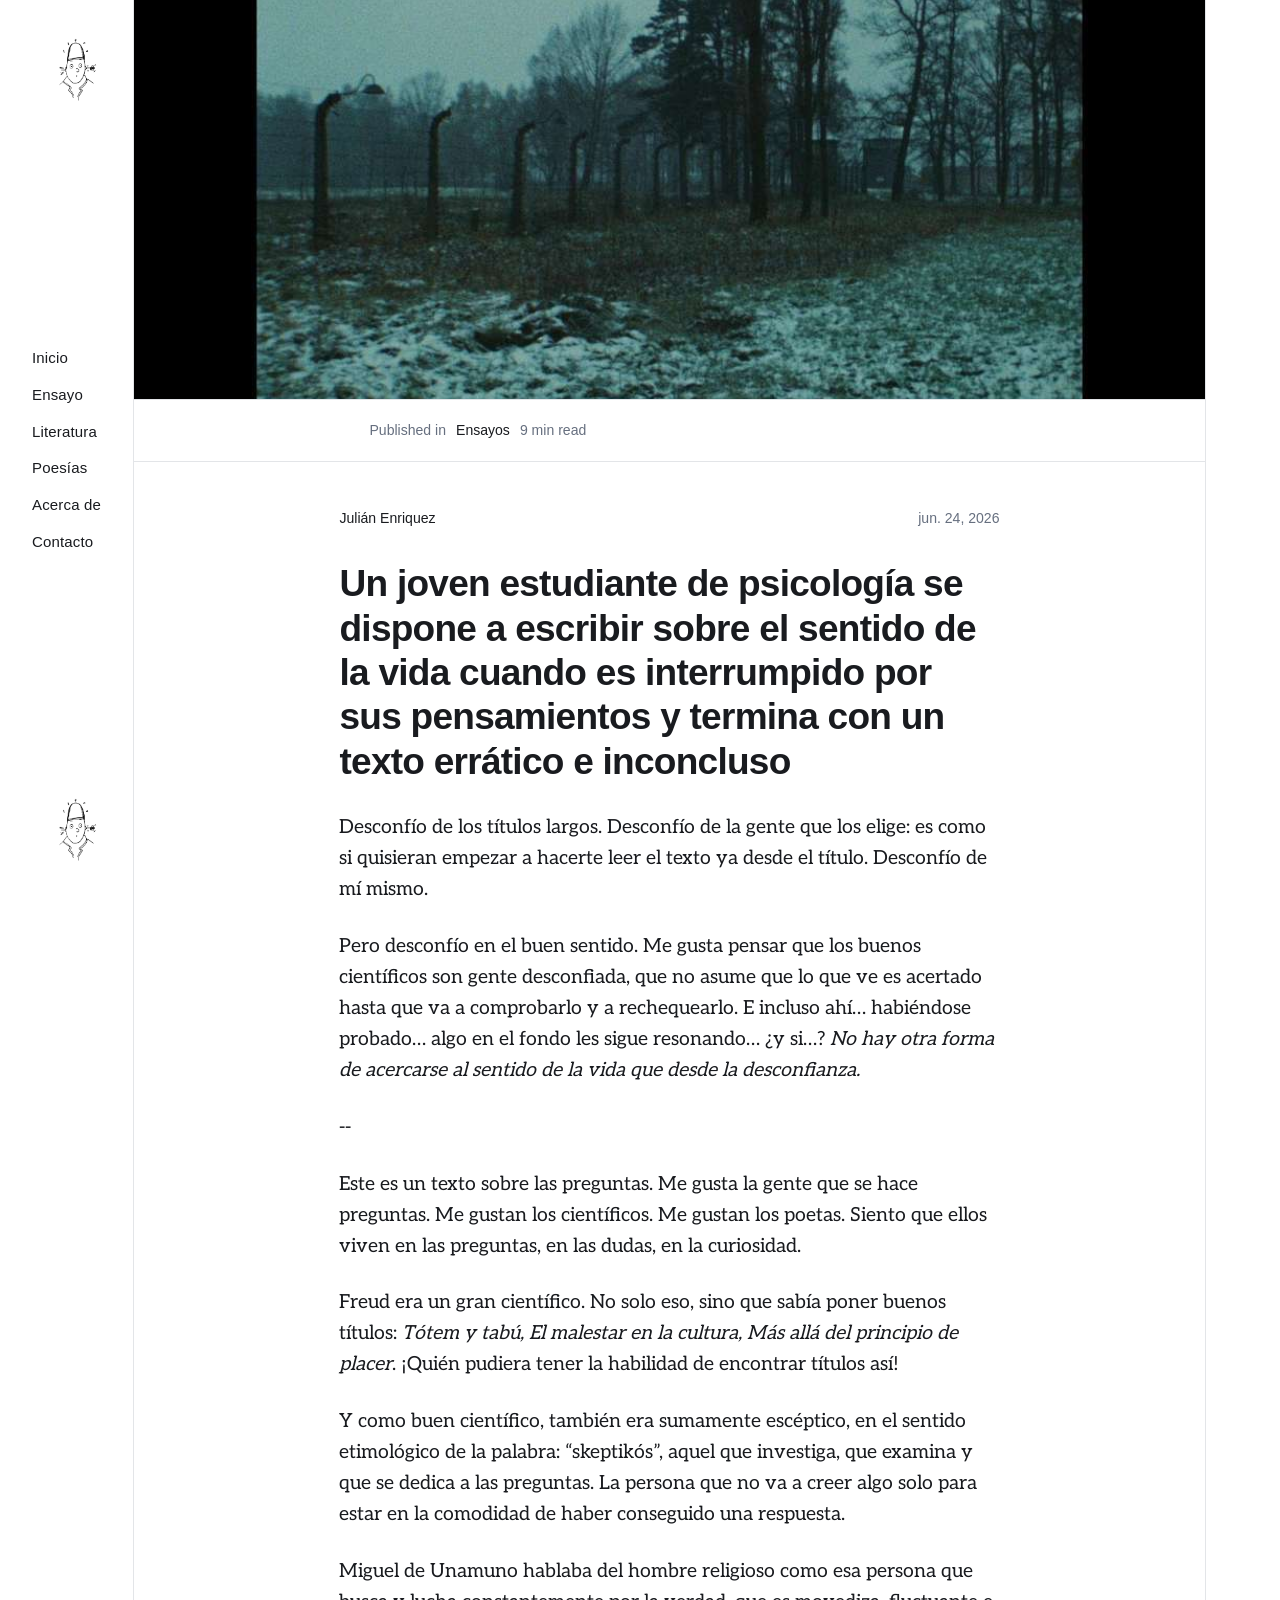
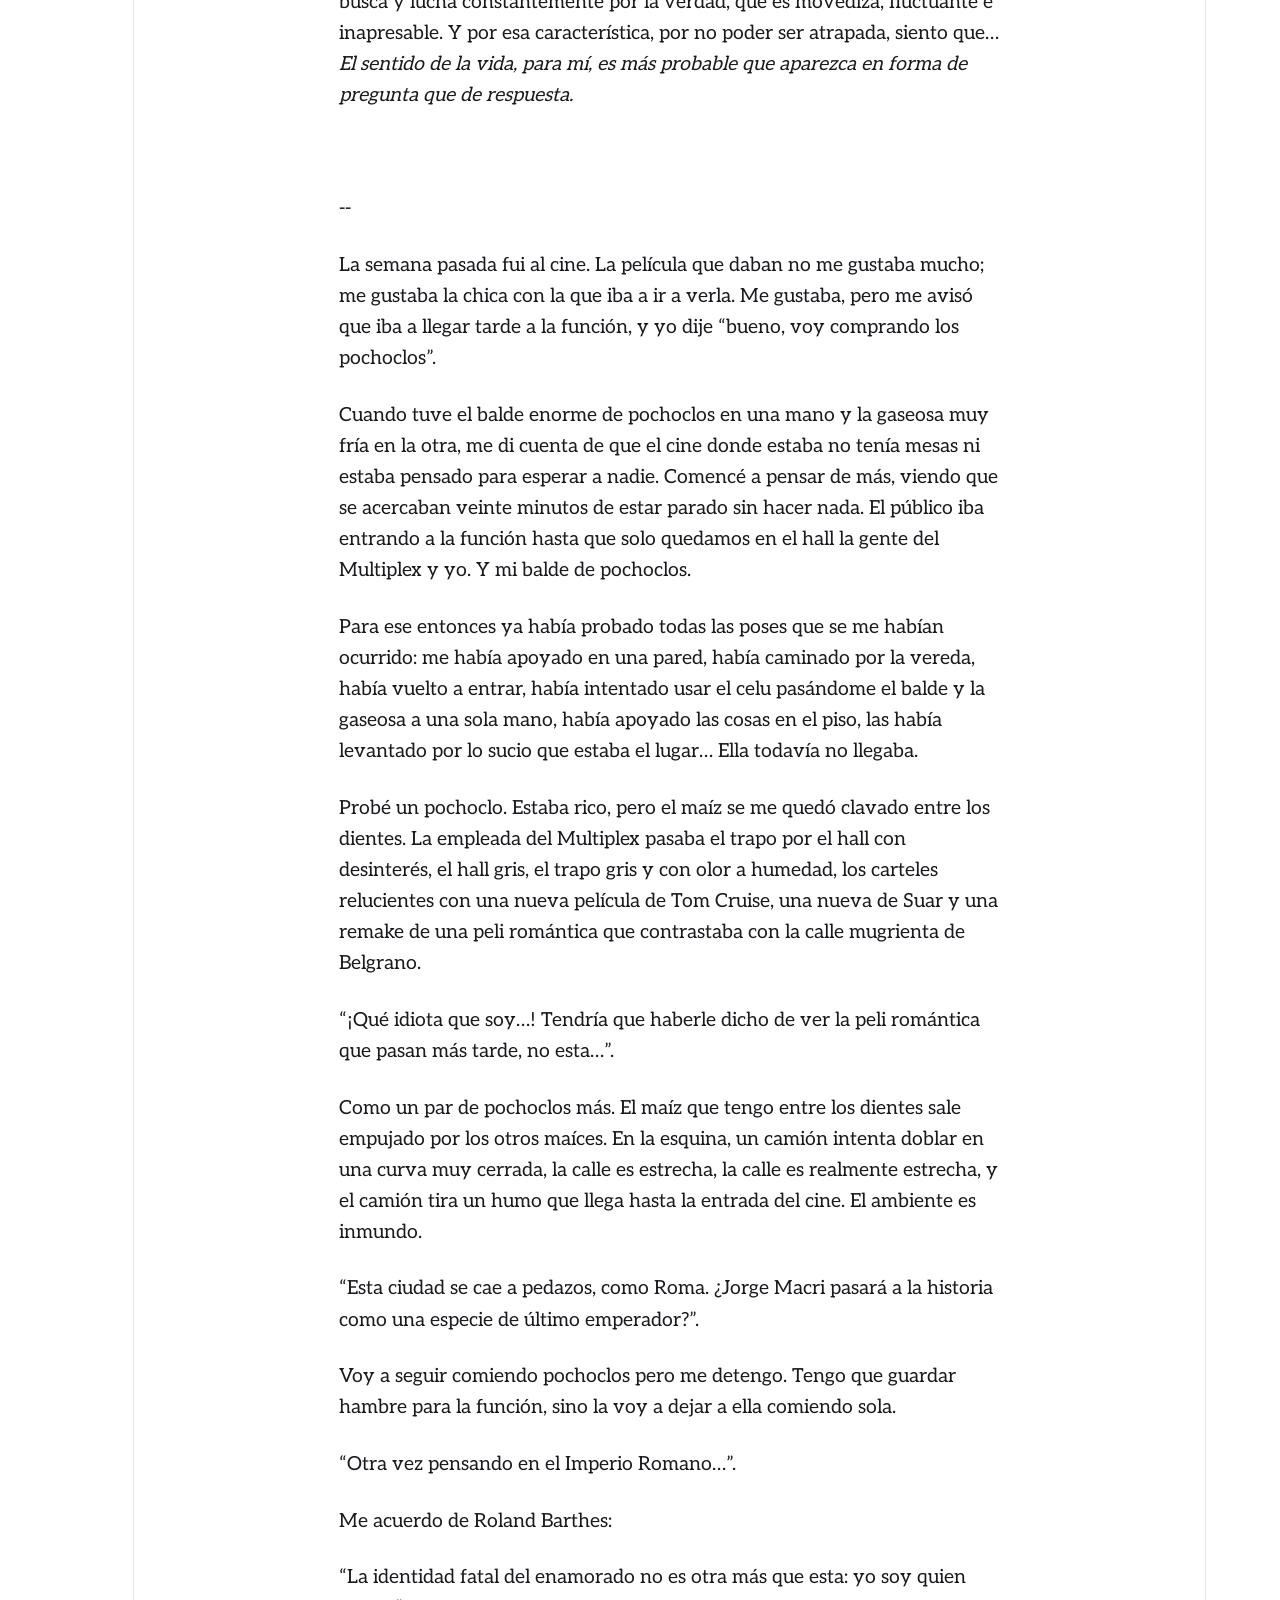
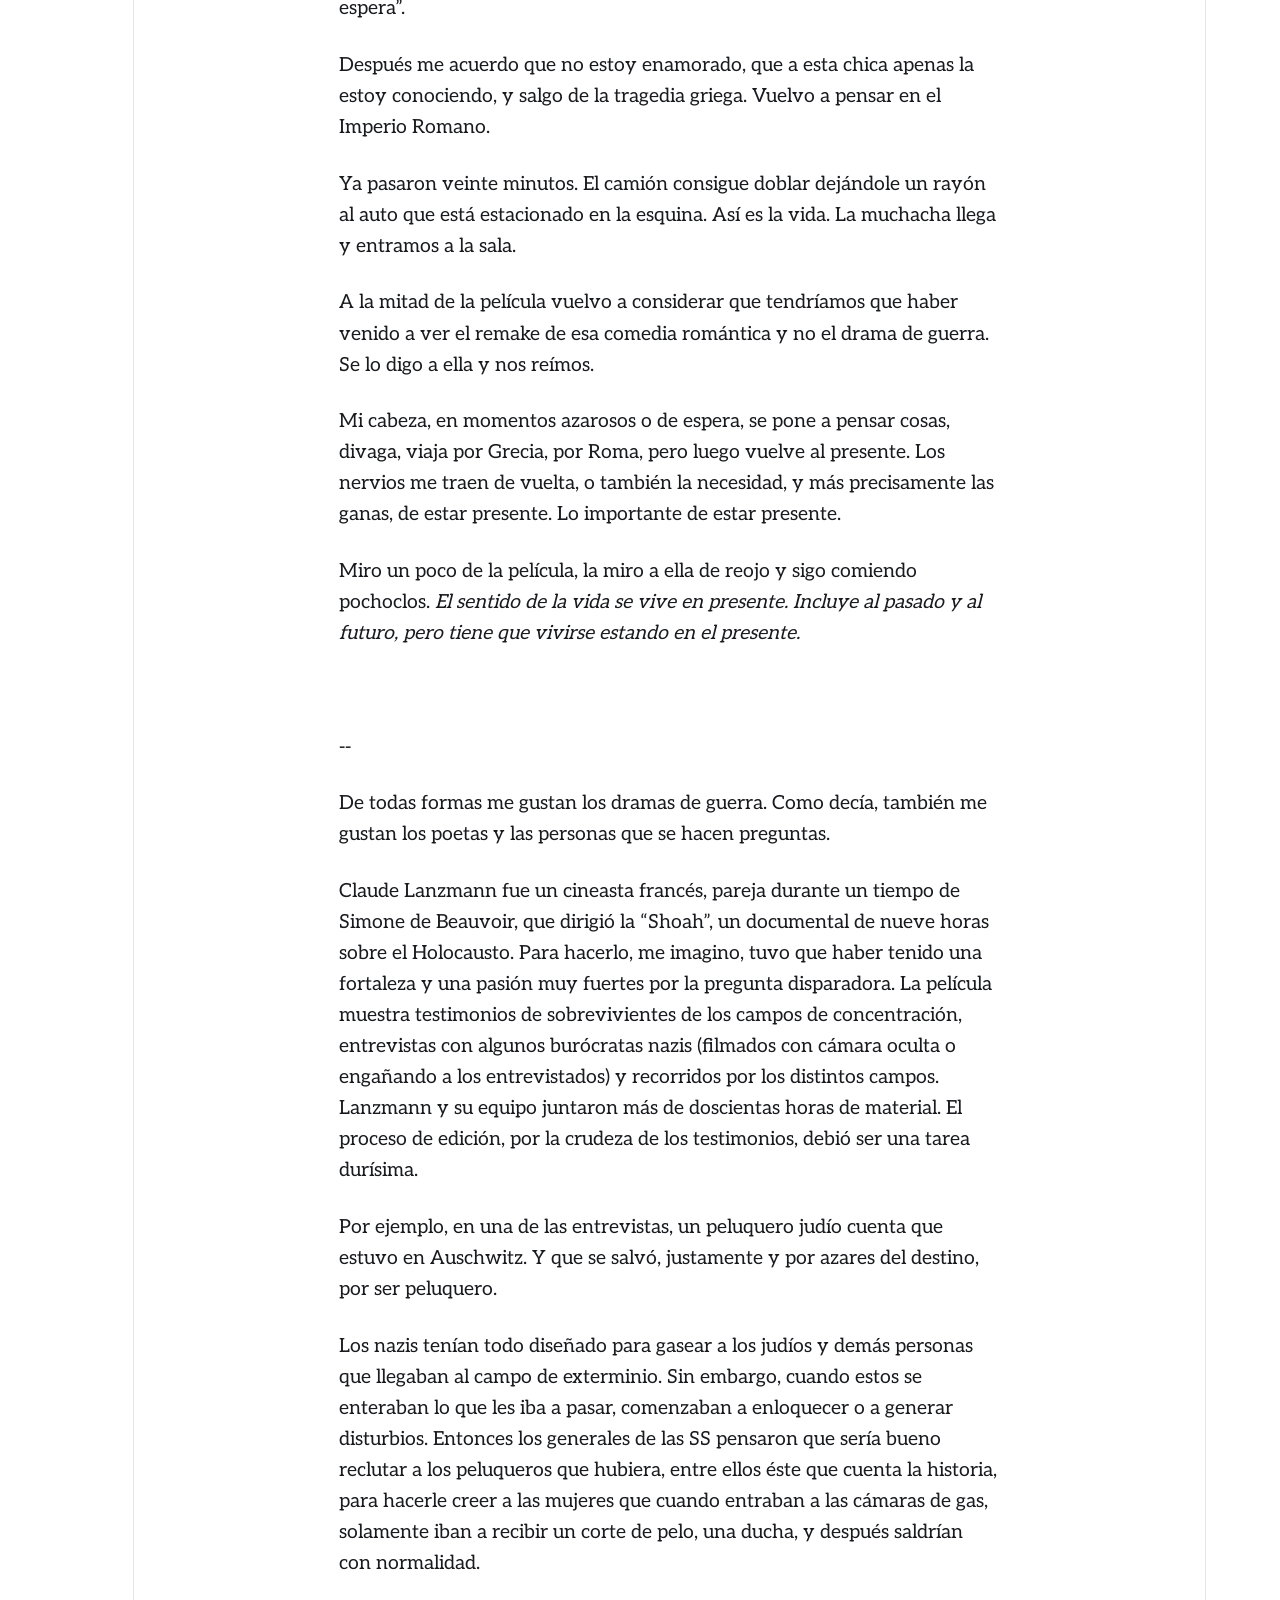
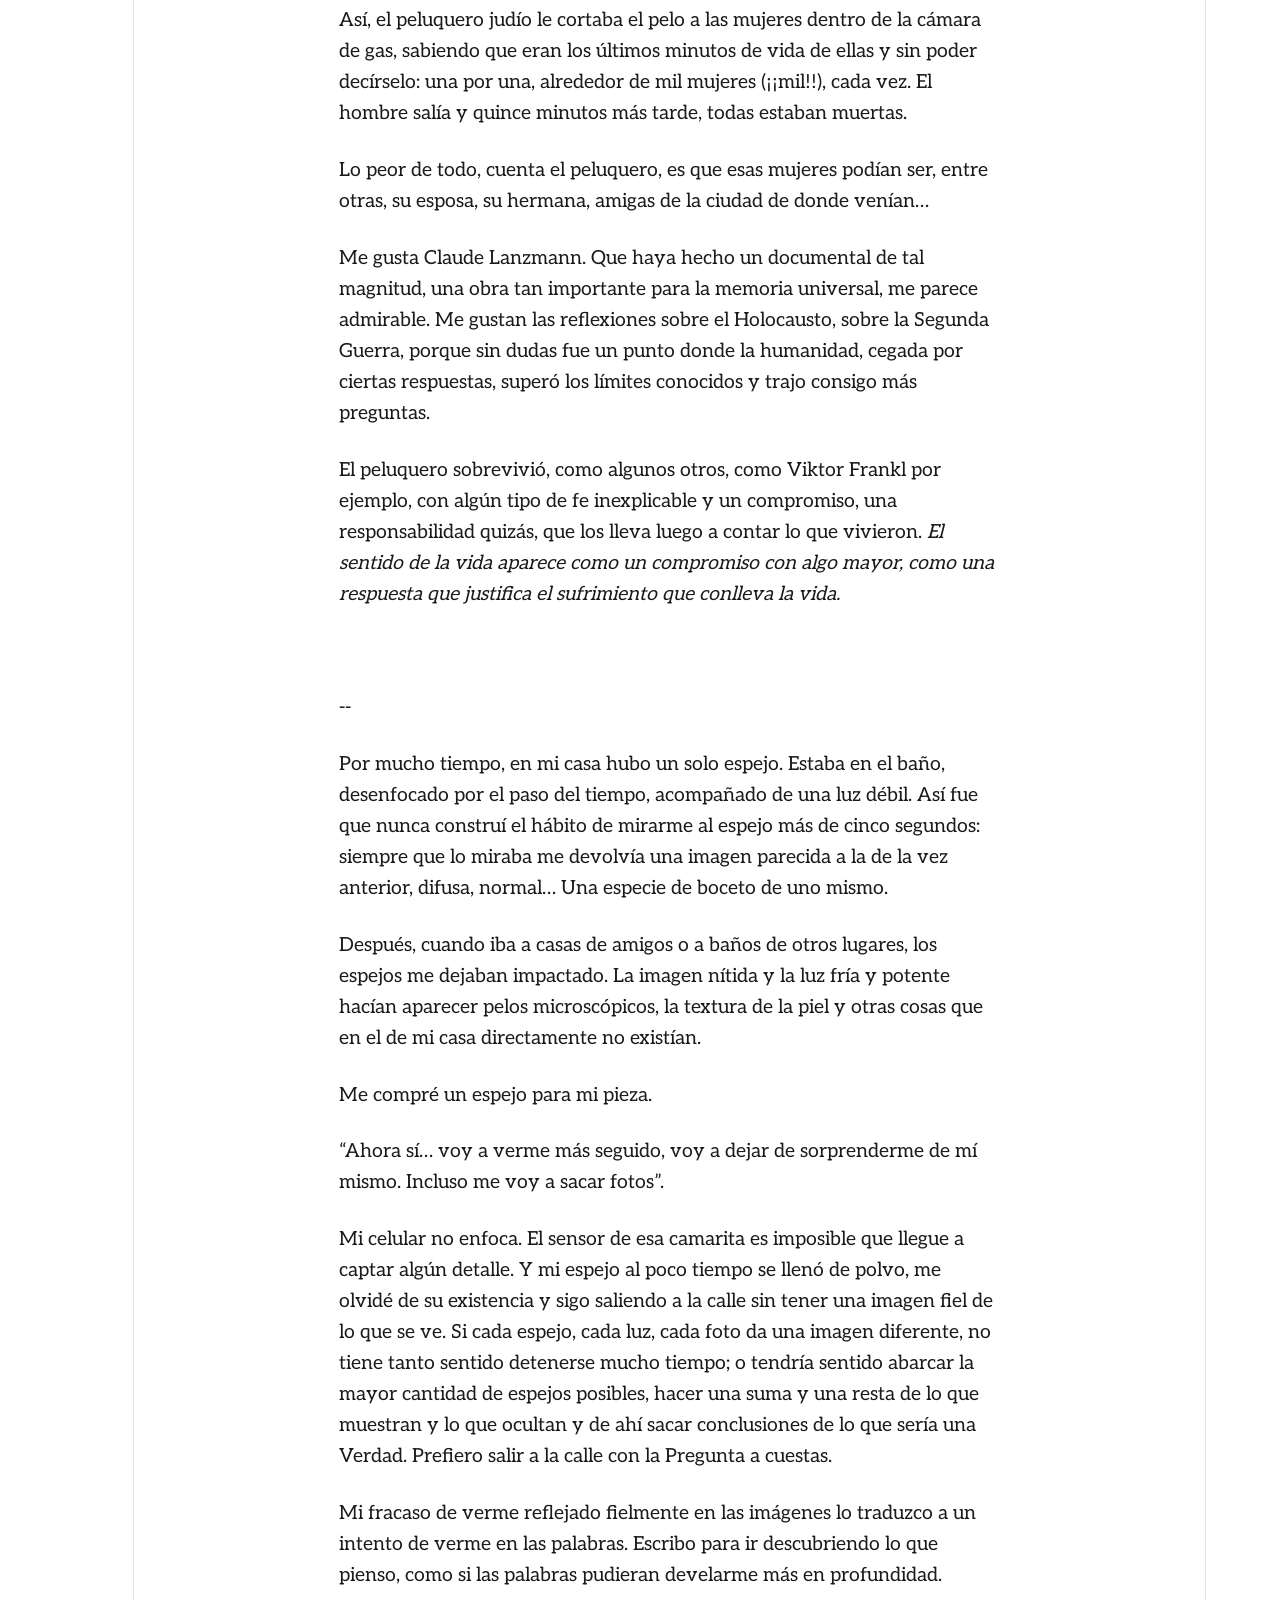
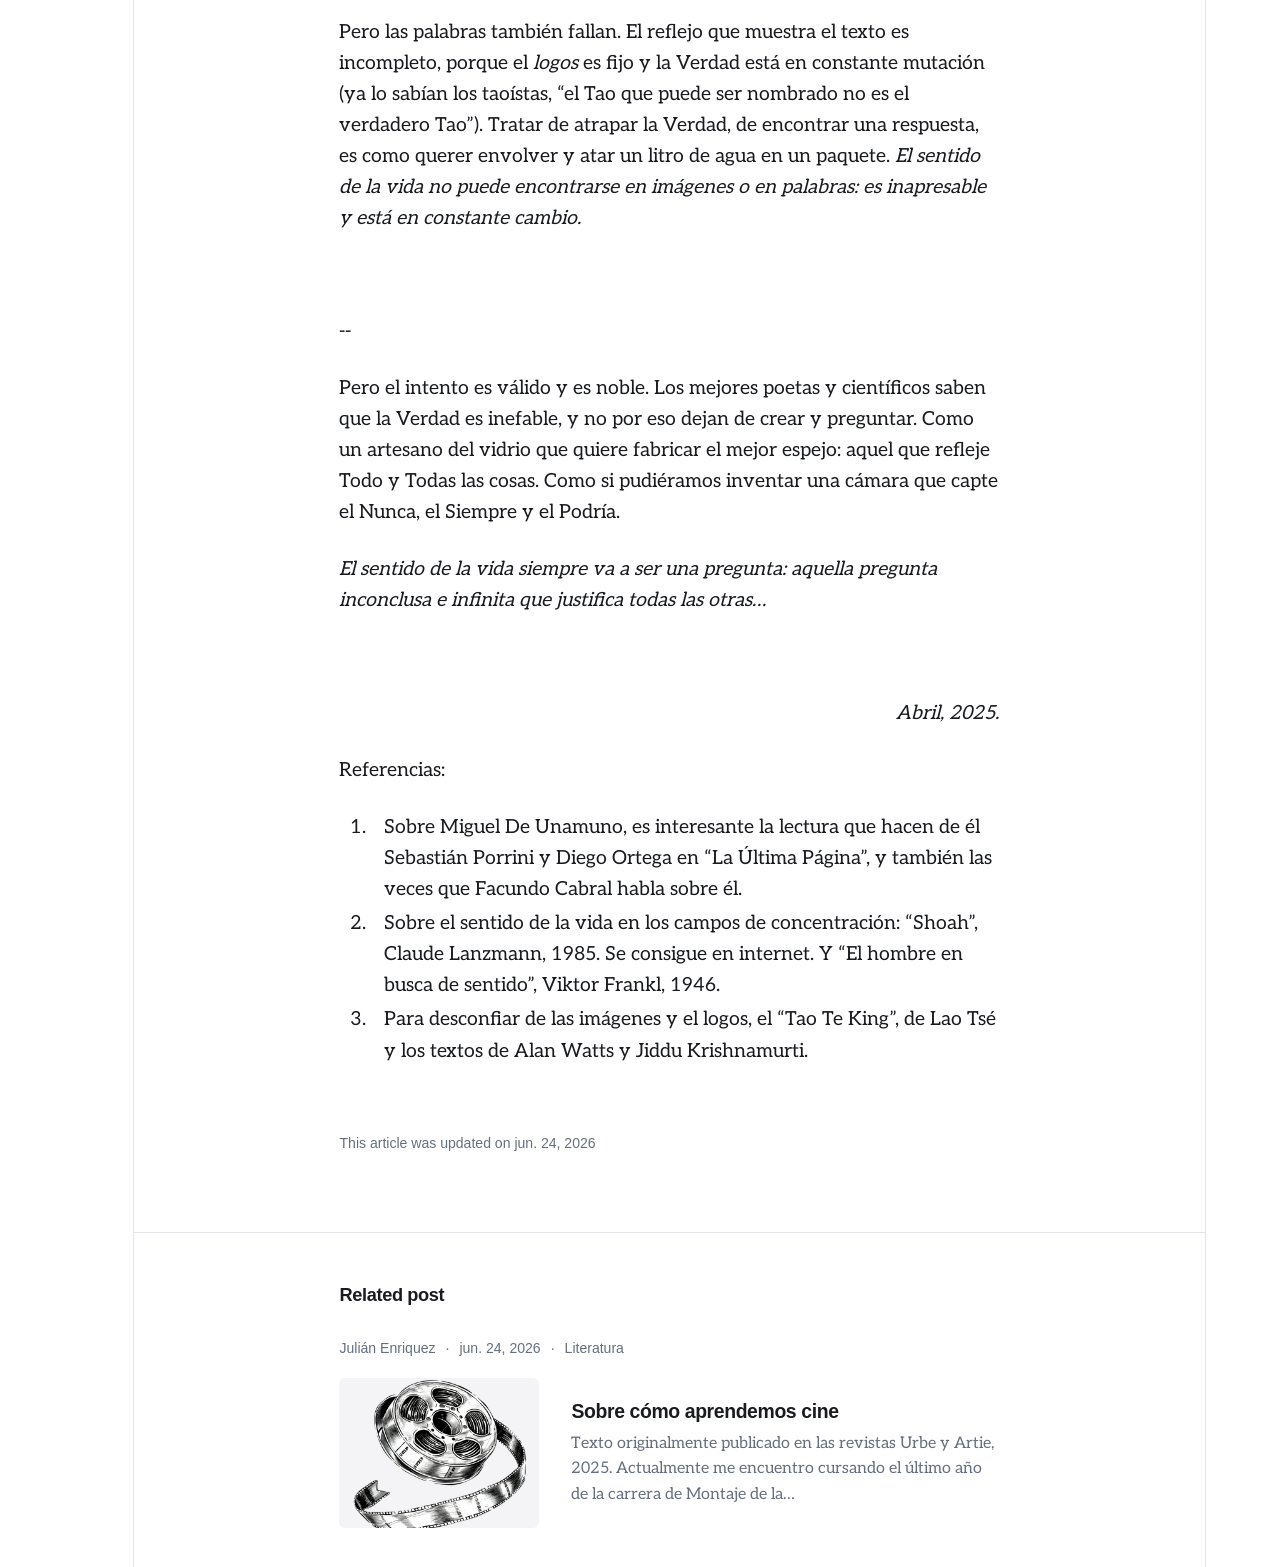
<file: un-joven-estudiante-de-psicologia/index.html>
<!DOCTYPE html><html lang="es"><head><meta charset="utf-8"><meta http-equiv="X-UA-Compatible" content="IE=edge"><meta name="viewport" content="width=device-width,initial-scale=1"><title>Un joven estudiante de psicología se dispone...</title><meta name="description" content="Desconfío de los títulos largos. Desconfío de la gente que los elige: es como si quisieran empezar a hacerte leer el texto ya desde&hellip;"><meta name="generator" content="Publii Open-Source CMS for Static Site"><link rel="canonical" href="https://julian-enriquez.github.io/julian-enriquez/un-joven-estudiante-de-psicologia/"><link rel="alternate" type="application/atom+xml" href="https://julian-enriquez.github.io/julian-enriquez/feed.xml" title="Julián Enriquez - RSS"><link rel="alternate" type="application/json" href="https://julian-enriquez.github.io/julian-enriquez/feed.json" title="Julián Enriquez - JSON"><meta property="og:title" content="Un joven estudiante de psicología se dispone a escribir sobre el sentido de la vida cuando es interrumpido por sus pensamientos y termina con un texto errático e inconcluso"><meta property="og:image" content="https://julian-enriquez.github.io/julian-enriquez/media/posts/8/Shoah-704412970-large.jpg"><meta property="og:image:width" content="1920"><meta property="og:image:height" content="1080"><meta property="og:site_name" content="Julián Enriquez"><meta property="og:description" content="Desconfío de los títulos largos. Desconfío de la gente que los elige: es como si quisieran empezar a hacerte leer el texto ya desde&hellip;"><meta property="og:url" content="https://julian-enriquez.github.io/julian-enriquez/un-joven-estudiante-de-psicologia/"><meta property="og:type" content="article"><link rel="shortcut icon" href="https://julian-enriquez.github.io/julian-enriquez/media/website/PIPO-05.png" type="image/x-icon"><link rel="stylesheet" href="https://julian-enriquez.github.io/julian-enriquez/assets/css/style.css?v=1b7cdbcfc6073b887bbcb154c6735368"><script type="application/ld+json">{"@context":"http://schema.org","@type":"Article","mainEntityOfPage":{"@type":"WebPage","@id":"https://julian-enriquez.github.io/julian-enriquez/un-joven-estudiante-de-psicologia/"},"headline":"Un joven estudiante de psicología se dispone a escribir sobre el sentido de la vida cuando es interrumpido por sus pensamientos y termina con un texto errático e inconcluso","datePublished":"2026-06-24T15:15-03:00","dateModified":"2026-06-24T15:27-03:00","image":{"@type":"ImageObject","url":"https://julian-enriquez.github.io/julian-enriquez/media/posts/8/Shoah-704412970-large.jpg","height":1080,"width":1920},"description":"Desconfío de los títulos largos. Desconfío de la gente que los elige: es como si quisieran empezar a hacerte leer el texto ya desde&hellip;","author":{"@type":"Person","name":"Julián Enriquez","url":"https://julian-enriquez.github.io/julian-enriquez/authors/julian-enriquez/"},"publisher":{"@type":"Organization","name":"Julián Enriquez","logo":{"@type":"ImageObject","url":"https://julian-enriquez.github.io/julian-enriquez/media/website/18.png","height":5933,"width":4746}}}</script><noscript><style>img[loading] {
                    opacity: 1;
                }</style></noscript></head><body class="post-template"><div class="container"><div class="left-bar"><div class="left-bar__inner"><header class="header"><a class="logo" href="https://julian-enriquez.github.io/julian-enriquez/"><img src="https://julian-enriquez.github.io/julian-enriquez/media/website/18.png" alt="Julián Enriquez" width="4746" height="5933"></a><nav class="navbar"><button class="navbar__toggle" aria-label="Menu" aria-haspopup="true" aria-expanded="false"><span class="navbar__toggle__box"><span class="navbar__toggle__inner">Menu</span></span></button><ul class="navbar__menu"><li><a href="https://julian-enriquez.github.io/julian-enriquez/" target="_self" aria-label="Inicio"><span>Inicio</span></a></li><li><a href="https://julian-enriquez.github.io/julian-enriquez/tags/escritos/" target="_self" aria-label="Ensayo"><span>Ensayo</span></a></li><li><a href="https://julian-enriquez.github.io/julian-enriquez/tags/literatura/" target="_self" aria-label="Literatura"><span>Literatura</span></a></li><li><a href="https://julian-enriquez.github.io/julian-enriquez/tags/poesia/" target="_self" aria-label="Poesías"><span>Poesías</span></a></li><li><a href="https://julian-enriquez.github.io/julian-enriquez/sobre-mi/" target="_self" aria-label="Acerca de"><span>Acerca de</span></a></li><li><a href="https://julian-enriquez.github.io/julian-enriquez/contacto/" target="_self" aria-label="Contacto"><span>Contacto</span></a></li></ul></nav><a class="logo logo--atbottom" href="https://julian-enriquez.github.io/julian-enriquez/"><img src="https://julian-enriquez.github.io/julian-enriquez/media/website/18.png" alt="Julián Enriquez" width="4746" height="5933"></a></header></div></div><main class="main post"><article class="content"><figure class="content__featured-image content__featured-image--attop"><img src="https://julian-enriquez.github.io/julian-enriquez/media/posts/8/Shoah-704412970-large.jpg" srcset="https://julian-enriquez.github.io/julian-enriquez/media/posts/8/responsive/Shoah-704412970-large-xs.jpg 320w, https://julian-enriquez.github.io/julian-enriquez/media/posts/8/responsive/Shoah-704412970-large-sm.jpg 480w, https://julian-enriquez.github.io/julian-enriquez/media/posts/8/responsive/Shoah-704412970-large-md.jpg 768w, https://julian-enriquez.github.io/julian-enriquez/media/posts/8/responsive/Shoah-704412970-large-xl.jpg 1024w" sizes="(min-width: 1460px) 938px, (min-width: 1200px) calc(75.83vw - 154px), (min-width: 1120px) 938px, (min-width: 900px) calc(55vw + 333px), 100vw" loading="eager" height="1080" width="1920" alt="" aria-describedby="image-caption"></figure><div class="content__meta content__meta--attop"><div class="content__meta--attop__inner"><div class="content__maintag"><svg width="20" height="20" aria-hidden="true" focusable="false"><use xlink:href="https://julian-enriquez.github.io/julian-enriquez/assets/svg/svg-map.svg#tag"/></svg> Published in <a href="https://julian-enriquez.github.io/julian-enriquez/tags/escritos/" class="metadata__maintag">Ensayos</a> <span class="reading-time" aria-label="9 min read">9 min read</span></div></div></div><div class="main__inner"><div class="content__meta"><div class="content__author"><div><a href="https://julian-enriquez.github.io/julian-enriquez/authors/julian-enriquez/" class="content__author__name">Julián Enriquez</a></div></div><div class="content__date"><time datetime="2026-06-24T15:15">jun. 24, 2026</time></div></div><header class="content__header"><h1 class="content__title">Un joven estudiante de psicología se dispone a escribir sobre el sentido de la vida cuando es interrumpido por sus pensamientos y termina con un texto errático e inconcluso</h1></header><div class="content__entry"><p><span style="font-weight: 400;">Desconfío de los títulos largos. Desconfío de la gente que los elige: es como si quisieran empezar a hacerte leer el texto ya desde el título. Desconfío de mí mismo.</span></p><p><span style="font-weight: 400;">Pero desconfío en el buen sentido. Me gusta pensar que los buenos científicos son gente desconfiada, que no asume que lo que ve es acertado hasta que va a comprobarlo y a rechequearlo. E incluso ahí… habiéndose probado… algo en el fondo les sigue resonando… ¿y si…? </span><i><span style="font-weight: 400;">No hay otra forma de acercarse al sentido de la vida que desde la desconfianza.</span></i></p><p><span style="font-weight: 400;">--</span></p><p><span style="font-weight: 400;">Este es un texto sobre las preguntas. Me gusta la gente que se hace preguntas. Me gustan los científicos. Me gustan los poetas. Siento que ellos viven en las preguntas, en las dudas, en la curiosidad.</span></p><p><span style="font-weight: 400;">Freud era un gran científico. No solo eso, sino que sabía poner buenos títulos: </span><i><span style="font-weight: 400;">Tótem y tabú, El malestar en la cultura, Más allá del principio de placer</span></i><span style="font-weight: 400;">. ¡Quién pudiera tener la habilidad de encontrar títulos así!</span></p><p><span style="font-weight: 400;">Y como buen científico, también era sumamente escéptico, en el sentido etimológico de la palabra: “skeptikós”, aquel que investiga, que examina y que se dedica a las preguntas. La persona que no va a creer algo solo para estar en la comodidad de haber conseguido una respuesta.</span></p><p><span style="font-weight: 400;">Miguel de Unamuno hablaba del hombre religioso como esa persona que busca y lucha constantemente por la verdad, que es movediza, fluctuante e inapresable. Y por esa característica, por no poder ser atrapada, siento que… </span><i><span style="font-weight: 400;">El sentido de la vida, para mí, es más probable que aparezca en forma de pregunta que de respuesta.</span></i></p><p> </p><p><span style="font-weight: 400;">--</span></p><p><span style="font-weight: 400;">La semana pasada fui al cine. La película que daban no me gustaba mucho; me gustaba la chica con la que iba a ir a verla. Me gustaba, pero me avisó que iba a llegar tarde a la función, y yo dije “bueno, voy comprando los pochoclos”. </span></p><p><span style="font-weight: 400;">Cuando tuve el balde enorme de pochoclos en una mano y la gaseosa muy fría en la otra, me di cuenta de que el cine donde estaba no tenía mesas ni estaba pensado para esperar a nadie. Comencé a pensar de más, viendo que se acercaban veinte minutos de estar parado sin hacer nada. El público iba entrando a la función hasta que solo quedamos en el hall la gente del Multiplex y yo. Y mi balde de pochoclos. </span></p><p><span style="font-weight: 400;">Para ese entonces ya había probado todas las poses que se me habían ocurrido: me había apoyado en una pared, había caminado por la vereda, había vuelto a entrar, había intentado usar el celu pasándome el balde y la gaseosa a una sola mano, había apoyado las cosas en el piso, las había levantado por lo sucio que estaba el lugar… Ella todavía no llegaba.</span></p><p><span style="font-weight: 400;">Probé un pochoclo. Estaba rico, pero el maíz se me quedó clavado entre los dientes. La empleada del Multiplex pasaba el trapo por el hall con desinterés, el hall gris, el trapo gris y con olor a humedad, los carteles relucientes con una nueva película de Tom Cruise, una nueva de Suar y una remake de una peli romántica que contrastaba con la calle mugrienta de Belgrano.</span></p><p><span style="font-weight: 400;">“¡Qué idiota que soy…! Tendría que haberle dicho de ver la peli romántica que pasan más tarde, no esta…”.</span></p><p><span style="font-weight: 400;">Como un par de pochoclos más. El maíz que tengo entre los dientes sale empujado por los otros maíces. En la esquina, un camión intenta doblar en una curva muy cerrada, la calle es estrecha, la calle es realmente estrecha, y el camión tira un humo que llega hasta la entrada del cine. El ambiente es inmundo.</span></p><p><span style="font-weight: 400;">“Esta ciudad se cae a pedazos, como Roma. ¿Jorge Macri pasará a la historia como una especie de último emperador?”. </span></p><p><span style="font-weight: 400;">Voy a seguir comiendo pochoclos pero me detengo. Tengo que guardar hambre para la función, sino la voy a dejar a ella comiendo sola.</span></p><p><span style="font-weight: 400;">“Otra vez pensando en el Imperio Romano…”.</span></p><p><span style="font-weight: 400;">Me acuerdo de Roland Barthes:  </span></p><p><span style="font-weight: 400;">“La identidad fatal del enamorado no es otra más que esta: yo soy quien espera”. </span></p><p><span style="font-weight: 400;">Después me acuerdo que no estoy enamorado, que a esta chica apenas la estoy conociendo, y salgo de la tragedia griega. Vuelvo a pensar en el Imperio Romano. </span></p><p><span style="font-weight: 400;">Ya pasaron veinte minutos. El camión consigue doblar dejándole un rayón al auto que está estacionado en la esquina. Así es la vida. La muchacha llega y entramos a la sala.</span></p><p><span style="font-weight: 400;">A la mitad de la película vuelvo a considerar que tendríamos que haber venido a ver el remake de esa comedia romántica y no el drama de guerra. Se lo digo a ella y nos reímos. </span></p><p><span style="font-weight: 400;">Mi cabeza, en momentos azarosos o de espera, se pone a pensar cosas, divaga, viaja por Grecia, por Roma, pero luego vuelve al presente. Los nervios me traen de vuelta, o también la necesidad, y más precisamente las ganas, de estar presente. Lo importante de estar presente. </span></p><p><span style="font-weight: 400;">Miro un poco de la película, la miro a ella de reojo y sigo comiendo pochoclos. </span><i><span style="font-weight: 400;">El sentido de la vida se vive en presente. Incluye al pasado y al futuro, pero tiene que vivirse estando en el presente.</span></i></p><p> </p><p><span style="font-weight: 400;">--</span></p><p><span style="font-weight: 400;">De todas formas me gustan los dramas de guerra. Como decía, también me gustan los poetas y las personas que se hacen preguntas.</span></p><p><span style="font-weight: 400;">Claude Lanzmann fue un cineasta francés, pareja durante un tiempo de Simone de Beauvoir, que dirigió la “Shoah”, un documental de nueve horas sobre el Holocausto. Para hacerlo, me imagino, tuvo que haber tenido una fortaleza y una pasión muy fuertes por la pregunta disparadora. La película muestra testimonios de sobrevivientes de los campos de concentración, entrevistas con algunos burócratas nazis (filmados con cámara oculta o engañando a los entrevistados) y recorridos por los distintos campos. Lanzmann y su equipo juntaron más de doscientas horas de material. El proceso de edición, por la crudeza de los testimonios, debió ser una tarea durísima.</span></p><p><span style="font-weight: 400;">Por ejemplo, en una de las entrevistas, un peluquero judío cuenta que estuvo en Auschwitz. Y que se salvó, justamente y por azares del destino, por ser peluquero. </span></p><p><span style="font-weight: 400;">Los nazis tenían todo diseñado para gasear a los judíos y demás personas que llegaban al campo de exterminio. Sin embargo, cuando estos se enteraban lo que les iba a pasar, comenzaban a enloquecer o a generar disturbios. Entonces los generales de las SS pensaron que sería bueno reclutar a los peluqueros que hubiera, entre ellos éste que cuenta la historia, para hacerle creer a las mujeres que cuando entraban a las cámaras de gas, solamente iban a recibir un corte de pelo, una ducha, y después saldrían con normalidad.</span></p><p><span style="font-weight: 400;">Así, el peluquero judío le cortaba el pelo a las mujeres dentro de la cámara de gas, sabiendo que eran los últimos minutos de vida de ellas y sin poder decírselo: una por una, alrededor de mil mujeres (¡¡mil!!), cada vez. El hombre salía y quince minutos más tarde, todas estaban muertas.</span></p><p><span style="font-weight: 400;">Lo peor de todo, cuenta el peluquero, es que esas mujeres podían ser, entre otras, su esposa, su hermana, amigas de la ciudad de donde venían…</span></p><p><span style="font-weight: 400;">Me gusta Claude Lanzmann. Que haya hecho un documental de tal magnitud, una obra tan importante para la memoria universal, me parece admirable. Me gustan las reflexiones sobre el Holocausto, sobre la Segunda Guerra, porque sin dudas fue un punto donde la humanidad, cegada por ciertas respuestas, superó los límites conocidos y trajo consigo más preguntas. </span></p><p><span style="font-weight: 400;">El peluquero sobrevivió, como algunos otros, como Viktor Frankl por ejemplo, con algún tipo de fe inexplicable y un compromiso, una responsabilidad quizás, que los lleva luego a contar lo que vivieron. </span><i><span style="font-weight: 400;">El sentido de la vida aparece como un compromiso con algo mayor, como una respuesta que justifica el sufrimiento que conlleva la vida.</span></i></p><p> </p><p><span style="font-weight: 400;">--</span></p><p><span style="font-weight: 400;">Por mucho tiempo, en mi casa hubo un solo espejo. Estaba en el baño, desenfocado por el paso del tiempo, acompañado de una luz débil. Así fue que nunca construí el hábito de mirarme al espejo más de cinco segundos: siempre que lo miraba me devolvía una imagen parecida a la de la vez anterior, difusa, normal… Una especie de boceto de uno mismo.</span></p><p><span style="font-weight: 400;">Después, cuando iba a casas de amigos o a baños de otros lugares, los espejos me dejaban impactado. La imagen nítida y la luz fría y potente hacían aparecer pelos microscópicos, la textura de la piel y otras cosas que en el de mi casa directamente no existían. </span></p><p><span style="font-weight: 400;">Me compré un espejo para mi pieza. </span></p><p><span style="font-weight: 400;">“Ahora sí… voy a verme más seguido, voy a dejar de sorprenderme de mí mismo. Incluso me voy a sacar fotos”.</span></p><p><span style="font-weight: 400;">Mi celular no enfoca. El sensor de esa camarita es imposible que llegue a captar algún detalle. Y mi espejo al poco tiempo se llenó de polvo, me olvidé de su existencia y sigo saliendo a la calle sin tener una imagen fiel de lo que se ve. Si cada espejo, cada luz, cada foto da una imagen diferente, no tiene tanto sentido detenerse mucho tiempo; o tendría sentido abarcar la mayor cantidad de espejos posibles, hacer una suma y una resta de lo que muestran y lo que ocultan y de ahí sacar conclusiones de lo que sería una Verdad. Prefiero salir a la calle con la Pregunta a cuestas.</span></p><p><span style="font-weight: 400;">Mi fracaso de verme reflejado fielmente en las imágenes lo traduzco a un intento de verme en las palabras. Escribo para ir descubriendo lo que pienso, como si las palabras pudieran develarme más en profundidad.</span></p><p><span style="font-weight: 400;">Pero las palabras también fallan. El reflejo que muestra el texto es incompleto, porque el </span><i><span style="font-weight: 400;">logos </span></i><span style="font-weight: 400;">es fijo y la Verdad está en constante mutación (ya lo sabían los taoístas, “el Tao que puede ser nombrado no es el verdadero Tao”). Tratar de atrapar la Verdad, de encontrar una respuesta, es como querer envolver y atar un litro de agua en un paquete. </span><i><span style="font-weight: 400;">El sentido de la vida no puede encontrarse en imágenes o en palabras: es inapresable y está en constante cambio.</span></i></p><p> </p><p><span style="font-weight: 400;">--</span></p><p><span style="font-weight: 400;">Pero el intento es válido y es noble. Los mejores poetas y científicos saben que la Verdad es inefable, y no por eso dejan de crear y preguntar. Como un artesano del vidrio que quiere fabricar el mejor espejo: aquel que refleje Todo y Todas las cosas. Como si pudiéramos inventar una cámara que capte el Nunca, el Siempre y el Podría.</span></p><p><i><span style="font-weight: 400;">El sentido de la vida siempre va a ser una pregunta: aquella pregunta inconclusa e infinita que justifica todas las otras…</span></i></p><p> </p><p class="align-right"><em>Abril, 2025.</em></p><p><span style="font-weight: 400;">Referencias:</span></p><ol><li style="font-weight: 400;" aria-level="1"><span style="font-weight: 400;">Sobre Miguel De Unamuno, es interesante la lectura que hacen de él Sebastián Porrini y Diego Ortega en “La Última Página”, y también las veces que Facundo Cabral habla sobre él.</span></li><li style="font-weight: 400;" aria-level="1"><span style="font-weight: 400;">Sobre el sentido de la vida en los campos de concentración: “Shoah”, Claude Lanzmann, 1985. Se consigue en internet. Y “El hombre en busca de sentido”, Viktor Frankl, 1946.</span></li><li style="font-weight: 400;" aria-level="1"><span style="font-weight: 400;">Para desconfiar de las imágenes y el logos, el “Tao Te King”, de Lao Tsé y los textos de Alan Watts y Jiddu Krishnamurti.</span></li></ol></div><footer class="content__footer"><div class="content__last-updated">This article was updated on <time datetime="2026-06-24T15:27">jun. 24, 2026</time></div><div class="content__share"><a href="https://www.facebook.com/sharer/sharer.php?u=https%3A%2F%2Fjulian-enriquez.github.io%2Fjulian-enriquez%2Fun-joven-estudiante-de-psicologia%2F" class="js-share facebook tltp tltp--top" aria-label="Facebook" rel="nofollow noopener noreferrer"><svg><use xlink:href="https://julian-enriquez.github.io/julian-enriquez/assets/svg/svg-map.svg#facebook"/></svg> <span>Facebook</span> </a><a href="https://twitter.com/intent/tweet?url=https%3A%2F%2Fjulian-enriquez.github.io%2Fjulian-enriquez%2Fun-joven-estudiante-de-psicologia%2F&amp;via=Juli%C3%A1n%20Enriquez&amp;text=Un%20joven%20estudiante%20de%20psicolog%C3%ADa%20se%20dispone%20a%20escribir%20sobre%20el%20sentido%20de%20la%20vida%20cuando%20es%20interrumpido%20por%20sus%20pensamientos%20y%20termina%20con%20un%20texto%20err%C3%A1tico%20e%20inconcluso" class="js-share twitter tltp tltp--top" aria-label="Twitter" rel="nofollow noopener noreferrer"><svg><use xlink:href="https://julian-enriquez.github.io/julian-enriquez/assets/svg/svg-map.svg#twitter"/></svg> <span>Twitter</span> </a><a href="https://api.whatsapp.com/send?text=Un%20joven%20estudiante%20de%20psicolog%C3%ADa%20se%20dispone%20a%20escribir%20sobre%20el%20sentido%20de%20la%20vida%20cuando%20es%20interrumpido%20por%20sus%20pensamientos%20y%20termina%20con%20un%20texto%20err%C3%A1tico%20e%20inconcluso https%3A%2F%2Fjulian-enriquez.github.io%2Fjulian-enriquez%2Fun-joven-estudiante-de-psicologia%2F" class="js-share whatsapp tltp tltp--top" title="Share with LinkedIn" rel="nofollow noopener noreferrer"><svg><use xlink:href="https://julian-enriquez.github.io/julian-enriquez/assets/svg/svg-map.svg#whatsapp"/></svg> <span>WhatsApp</span></a></div></footer></div></article><div class="content__section post__related"><div class="main__inner"><h3 class="content__section__title">Related post</h3><div class="post__related__wrap"><article class="c-card"><div class="c-card__meta"><div class="c-card__author"><a href="https://julian-enriquez.github.io/julian-enriquez/authors/julian-enriquez/">Julián Enriquez</a></div><time datetime="2026-06-24T11:46">jun. 24, 2026 </time><a href="https://julian-enriquez.github.io/julian-enriquez/tags/literatura/" class="c-card-tag">Literatura</a></div><a href="https://julian-enriquez.github.io/julian-enriquez/sobre-como-aprendemos-cine/" class="c-card__image"><img src="https://julian-enriquez.github.io/julian-enriquez/media/posts/4/pngtree-cinema-film-roll-sketch-cinema-ribbon-in-doodle-style-png-image_15994874.png" srcset="https://julian-enriquez.github.io/julian-enriquez/media/posts/4/responsive/pngtree-cinema-film-roll-sketch-cinema-ribbon-in-doodle-style-png-image_15994874-xs.png 320w, https://julian-enriquez.github.io/julian-enriquez/media/posts/4/responsive/pngtree-cinema-film-roll-sketch-cinema-ribbon-in-doodle-style-png-image_15994874-sm.png 480w" sizes="(min-width: 700px) 200px, (min-width: 480px) 160px, calc(100vw - 50px)" loading="lazy" height="2500" width="2500" alt=""></a><header class="c-card__header"><h2 class="c-card__title"><a href="https://julian-enriquez.github.io/julian-enriquez/sobre-como-aprendemos-cine/">Sobre cómo aprendemos cine</a></h2><p>Texto originalmente publicado en las revistas Urbe y Artie, 2025. Actualmente me encuentro cursando el último año de la carrera de Montaje de la&hellip;</p></header></article></div></div></div></main><div class="right-bar"><div class="right-bar__inner"><div class="sidebar"><div class="box follow"><a href="https://www.instagram.com/julii_enriquez/" class="tltp tltp--top" aria-label="Instagram"><svg><use xlink:href="https://julian-enriquez.github.io/julian-enriquez/assets/svg/svg-map.svg#instagram"/></svg> <span>Instagram</span> </a><a href="https://www.youtube.com/@julian.enriquez" class="tltp tltp--top" aria-label="Youtube"><svg><use xlink:href="https://julian-enriquez.github.io/julian-enriquez/assets/svg/svg-map.svg#youtube"/></svg> <span>Youtube</span></a></div></div></div></div></div><script defer="defer" src="https://julian-enriquez.github.io/julian-enriquez/assets/js/scripts.min.js?v=b2d91bcadbf5db401b76eb5bb3092eb7"></script><script>var images = document.querySelectorAll('img[loading]');
        for (var i = 0; i < images.length; i++) {
            if (images[i].complete) {
                images[i].classList.add('is-loaded');
            } else {
                images[i].addEventListener('load', function () {
                    this.classList.add('is-loaded');
                }, false);
            }
        }</script></body></html>
</file>
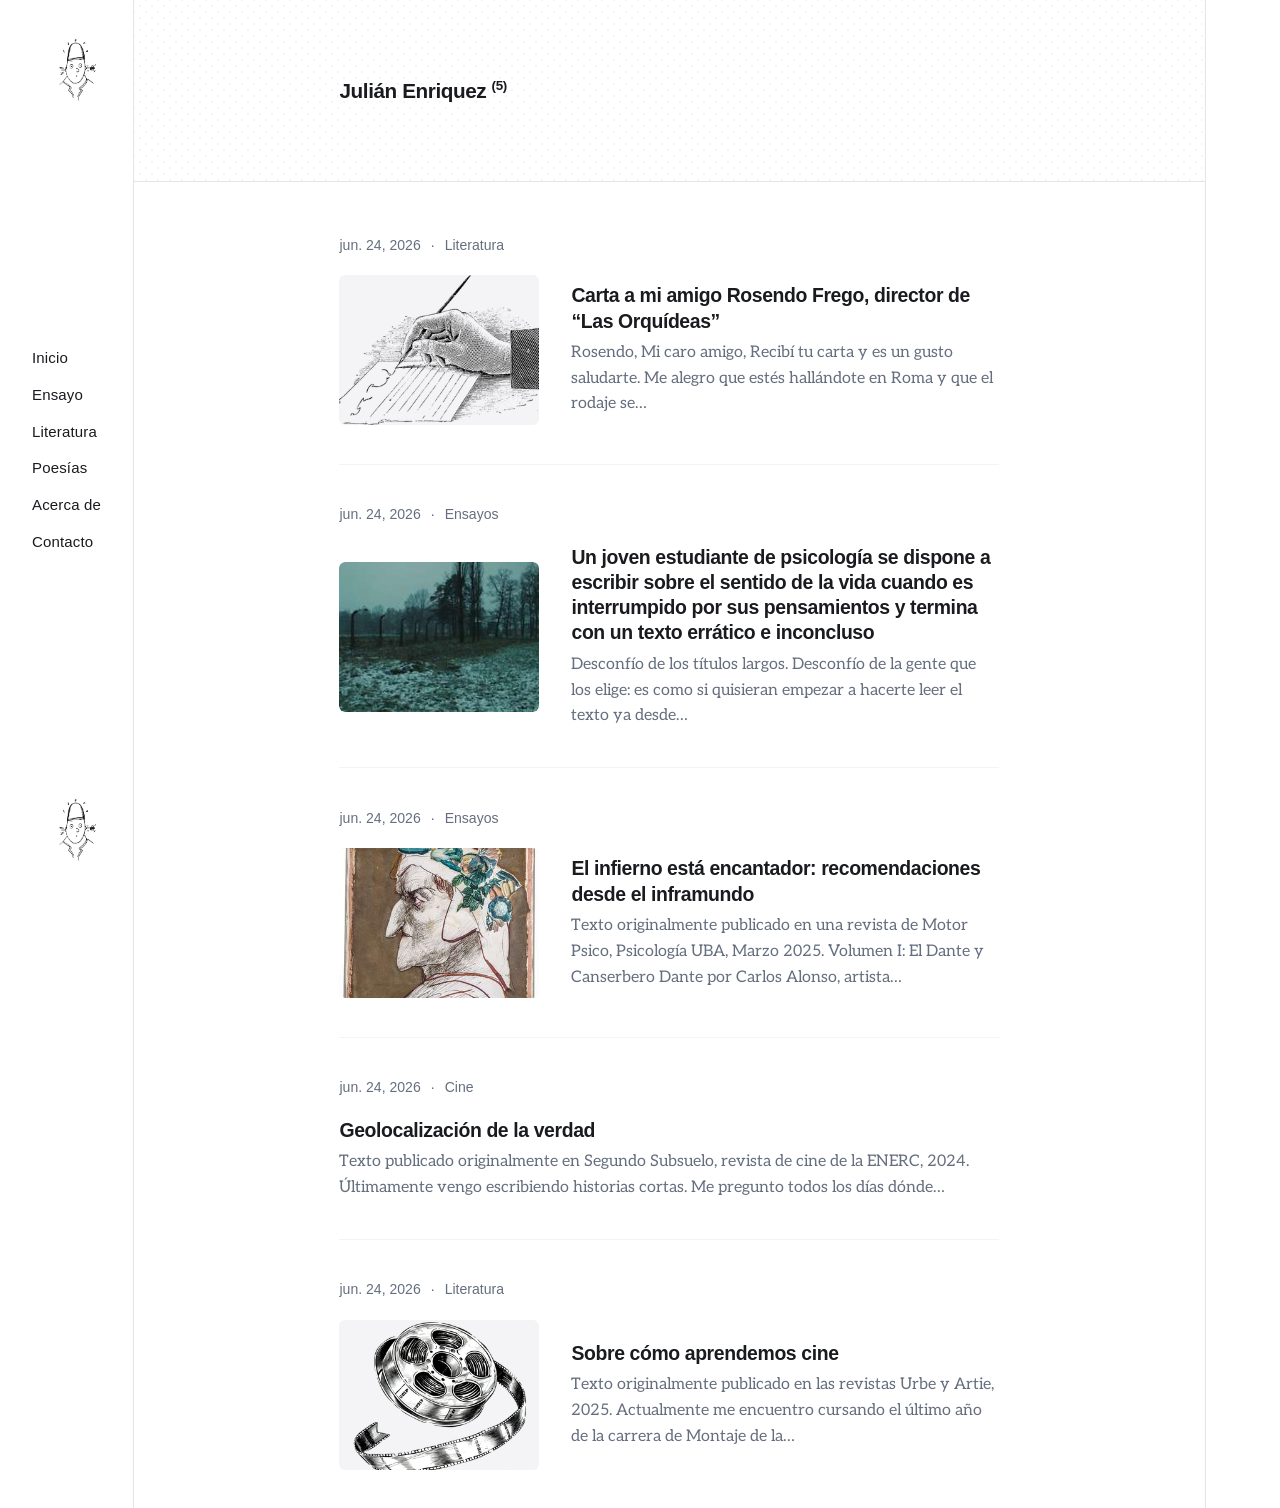
<file: authors/julian-enriquez/index.html>
<!DOCTYPE html><html lang="es"><head><meta charset="utf-8"><meta http-equiv="X-UA-Compatible" content="IE=edge"><meta name="viewport" content="width=device-width,initial-scale=1"><title>Author: Julián Enriquez - Julián Enriquez</title><meta name="robots" content="noindex, follow"><meta name="generator" content="Publii Open-Source CMS for Static Site"><link rel="alternate" type="application/atom+xml" href="https://julian-enriquez.github.io/julian-enriquez/feed.xml" title="Julián Enriquez - RSS"><link rel="alternate" type="application/json" href="https://julian-enriquez.github.io/julian-enriquez/feed.json" title="Julián Enriquez - JSON"><meta property="og:title" content="Julián Enriquez"><meta property="og:image" content="https://julian-enriquez.github.io/julian-enriquez/media/website/18.png"><meta property="og:image:width" content="4746"><meta property="og:image:height" content="5933"><meta property="og:site_name" content="Julián Enriquez"><meta property="og:description" content=""><meta property="og:url" content="https://julian-enriquez.github.io/julian-enriquez/authors/julian-enriquez/"><meta property="og:type" content="website"><link rel="shortcut icon" href="https://julian-enriquez.github.io/julian-enriquez/media/website/PIPO-05.png" type="image/x-icon"><link rel="stylesheet" href="https://julian-enriquez.github.io/julian-enriquez/assets/css/style.css?v=1b7cdbcfc6073b887bbcb154c6735368"><script type="application/ld+json">{"@context":"http://schema.org","@type":"Organization","name":"Julián Enriquez","logo":"https://julian-enriquez.github.io/julian-enriquez/media/website/18.png","url":"https://julian-enriquez.github.io/julian-enriquez/","sameAs":["https://www.instagram.com/julii_enriquez/","https://www.youtube.com/@julian.enriquez"]}</script><noscript><style>img[loading] {
                    opacity: 1;
                }</style></noscript></head><body class="author-template"><div class="container"><div class="left-bar"><div class="left-bar__inner"><header class="header"><a class="logo" href="https://julian-enriquez.github.io/julian-enriquez/"><img src="https://julian-enriquez.github.io/julian-enriquez/media/website/18.png" alt="Julián Enriquez" width="4746" height="5933"></a><nav class="navbar"><button class="navbar__toggle" aria-label="Menu" aria-haspopup="true" aria-expanded="false"><span class="navbar__toggle__box"><span class="navbar__toggle__inner">Menu</span></span></button><ul class="navbar__menu"><li><a href="https://julian-enriquez.github.io/julian-enriquez/" target="_self" aria-label="Inicio"><span>Inicio</span></a></li><li><a href="https://julian-enriquez.github.io/julian-enriquez/tags/escritos/" target="_self" aria-label="Ensayo"><span>Ensayo</span></a></li><li><a href="https://julian-enriquez.github.io/julian-enriquez/tags/literatura/" target="_self" aria-label="Literatura"><span>Literatura</span></a></li><li><a href="https://julian-enriquez.github.io/julian-enriquez/tags/poesia/" target="_self" aria-label="Poesías"><span>Poesías</span></a></li><li><a href="https://julian-enriquez.github.io/julian-enriquez/sobre-mi/" target="_self" aria-label="Acerca de"><span>Acerca de</span></a></li><li><a href="https://julian-enriquez.github.io/julian-enriquez/contacto/" target="_self" aria-label="Contacto"><span>Contacto</span></a></li></ul></nav><a class="logo logo--atbottom" href="https://julian-enriquez.github.io/julian-enriquez/"><img src="https://julian-enriquez.github.io/julian-enriquez/media/website/18.png" alt="Julián Enriquez" width="4746" height="5933"></a></header></div></div><main class="main page page--author"><div class="hero"><div class="main__inner"><div class="page--author__content"><h1>Julián Enriquez <sup>(5)</sup></h1></div></div></div><div class="main__inner"><article class="c-card"><div class="c-card__meta"><time datetime="2026-06-24T15:32">jun. 24, 2026 </time><a href="https://julian-enriquez.github.io/julian-enriquez/tags/literatura/" class="c-card-tag">Literatura</a></div><a href="https://julian-enriquez.github.io/julian-enriquez/carta-a-mi-amigo-rosendo-frego-director-de-las-orquideas-2/" class="c-card__image"><img src="https://julian-enriquez.github.io/julian-enriquez/media/posts/10/Hand-Writing-PNG-Free-Image-1.png" srcset="https://julian-enriquez.github.io/julian-enriquez/media/posts/10/responsive/Hand-Writing-PNG-Free-Image-1-xs.png 320w, https://julian-enriquez.github.io/julian-enriquez/media/posts/10/responsive/Hand-Writing-PNG-Free-Image-1-sm.png 480w" sizes="(min-width: 700px) 200px, (min-width: 480px) 160px, calc(100vw - 50px)" loading="lazy" height="745" width="1132" alt=""></a><header class="c-card__header"><h2 class="c-card__title"><a href="https://julian-enriquez.github.io/julian-enriquez/carta-a-mi-amigo-rosendo-frego-director-de-las-orquideas-2/">Carta a mi amigo Rosendo Frego, director de “Las Orquídeas”</a></h2><p>Rosendo, Mi caro amigo, Recibí tu carta y es un gusto saludarte. Me alegro que estés hallándote en Roma y que el rodaje se&hellip;</p></header></article><article class="c-card"><div class="c-card__meta"><time datetime="2026-06-24T15:15">jun. 24, 2026 </time><a href="https://julian-enriquez.github.io/julian-enriquez/tags/escritos/" class="c-card-tag">Ensayos</a></div><a href="https://julian-enriquez.github.io/julian-enriquez/un-joven-estudiante-de-psicologia/" class="c-card__image"><img src="https://julian-enriquez.github.io/julian-enriquez/media/posts/8/Shoah-704412970-large.jpg" srcset="https://julian-enriquez.github.io/julian-enriquez/media/posts/8/responsive/Shoah-704412970-large-xs.jpg 320w, https://julian-enriquez.github.io/julian-enriquez/media/posts/8/responsive/Shoah-704412970-large-sm.jpg 480w" sizes="(min-width: 700px) 200px, (min-width: 480px) 160px, calc(100vw - 50px)" loading="lazy" height="1080" width="1920" alt=""></a><header class="c-card__header"><h2 class="c-card__title"><a href="https://julian-enriquez.github.io/julian-enriquez/un-joven-estudiante-de-psicologia/">Un joven estudiante de psicología se dispone a escribir sobre el sentido de la vida cuando es interrumpido por sus pensamientos y termina con un texto errático e inconcluso</a></h2><p>Desconfío de los títulos largos. Desconfío de la gente que los elige: es como si quisieran empezar a hacerte leer el texto ya desde&hellip;</p></header></article><article class="c-card"><div class="c-card__meta"><time datetime="2026-06-24T14:57">jun. 24, 2026 </time><a href="https://julian-enriquez.github.io/julian-enriquez/tags/escritos/" class="c-card-tag">Ensayos</a></div><a href="https://julian-enriquez.github.io/julian-enriquez/el-infierno-esta-encantador-recomendaciones-desde-el-inframundo/" class="c-card__image"><img src="https://julian-enriquez.github.io/julian-enriquez/media/posts/7/CE-2460-ANV.D_ret.jpg" srcset="https://julian-enriquez.github.io/julian-enriquez/media/posts/7/responsive/CE-2460-ANV.D_ret-xs.jpg 320w, https://julian-enriquez.github.io/julian-enriquez/media/posts/7/responsive/CE-2460-ANV.D_ret-sm.jpg 480w" sizes="(min-width: 700px) 200px, (min-width: 480px) 160px, calc(100vw - 50px)" loading="lazy" height="1344" width="1041" alt=""></a><header class="c-card__header"><h2 class="c-card__title"><a href="https://julian-enriquez.github.io/julian-enriquez/el-infierno-esta-encantador-recomendaciones-desde-el-inframundo/">El infierno está encantador: recomendaciones desde el inframundo</a></h2><p>Texto originalmente publicado en una revista de Motor Psico, Psicología UBA, Marzo 2025. Volumen I: El Dante y Canserbero Dante por Carlos Alonso, artista&hellip;</p></header></article><article class="c-card"><div class="c-card__meta"><time datetime="2026-06-24T14:46">jun. 24, 2026 </time><a href="https://julian-enriquez.github.io/julian-enriquez/tags/cine/" class="c-card-tag">Cine</a></div><header class="c-card__header"><h2 class="c-card__title"><a href="https://julian-enriquez.github.io/julian-enriquez/geolocalizacion-de-la-verdad/">Geolocalización de la verdad</a></h2><p>Texto publicado originalmente en Segundo Subsuelo, revista de cine de la ENERC, 2024. Últimamente vengo escribiendo historias cortas. Me pregunto todos los días dónde&hellip;</p></header></article><article class="c-card"><div class="c-card__meta"><time datetime="2026-06-24T11:46">jun. 24, 2026 </time><a href="https://julian-enriquez.github.io/julian-enriquez/tags/literatura/" class="c-card-tag">Literatura</a></div><a href="https://julian-enriquez.github.io/julian-enriquez/sobre-como-aprendemos-cine/" class="c-card__image"><img src="https://julian-enriquez.github.io/julian-enriquez/media/posts/4/pngtree-cinema-film-roll-sketch-cinema-ribbon-in-doodle-style-png-image_15994874.png" srcset="https://julian-enriquez.github.io/julian-enriquez/media/posts/4/responsive/pngtree-cinema-film-roll-sketch-cinema-ribbon-in-doodle-style-png-image_15994874-xs.png 320w, https://julian-enriquez.github.io/julian-enriquez/media/posts/4/responsive/pngtree-cinema-film-roll-sketch-cinema-ribbon-in-doodle-style-png-image_15994874-sm.png 480w" sizes="(min-width: 700px) 200px, (min-width: 480px) 160px, calc(100vw - 50px)" loading="lazy" height="2500" width="2500" alt=""></a><header class="c-card__header"><h2 class="c-card__title"><a href="https://julian-enriquez.github.io/julian-enriquez/sobre-como-aprendemos-cine/">Sobre cómo aprendemos cine</a></h2><p>Texto originalmente publicado en las revistas Urbe y Artie, 2025. Actualmente me encuentro cursando el último año de la carrera de Montaje de la&hellip;</p></header></article></div></main><div class="right-bar"><div class="right-bar__inner"><div class="sidebar"><div class="box follow"><a href="https://www.instagram.com/julii_enriquez/" class="tltp tltp--top" aria-label="Instagram"><svg><use xlink:href="https://julian-enriquez.github.io/julian-enriquez/assets/svg/svg-map.svg#instagram"/></svg> <span>Instagram</span> </a><a href="https://www.youtube.com/@julian.enriquez" class="tltp tltp--top" aria-label="Youtube"><svg><use xlink:href="https://julian-enriquez.github.io/julian-enriquez/assets/svg/svg-map.svg#youtube"/></svg> <span>Youtube</span></a></div></div></div></div></div><script defer="defer" src="https://julian-enriquez.github.io/julian-enriquez/assets/js/scripts.min.js?v=b2d91bcadbf5db401b76eb5bb3092eb7"></script><script>var images = document.querySelectorAll('img[loading]');
        for (var i = 0; i < images.length; i++) {
            if (images[i].complete) {
                images[i].classList.add('is-loaded');
            } else {
                images[i].addEventListener('load', function () {
                    this.classList.add('is-loaded');
                }, false);
            }
        }</script></body></html>
</file>
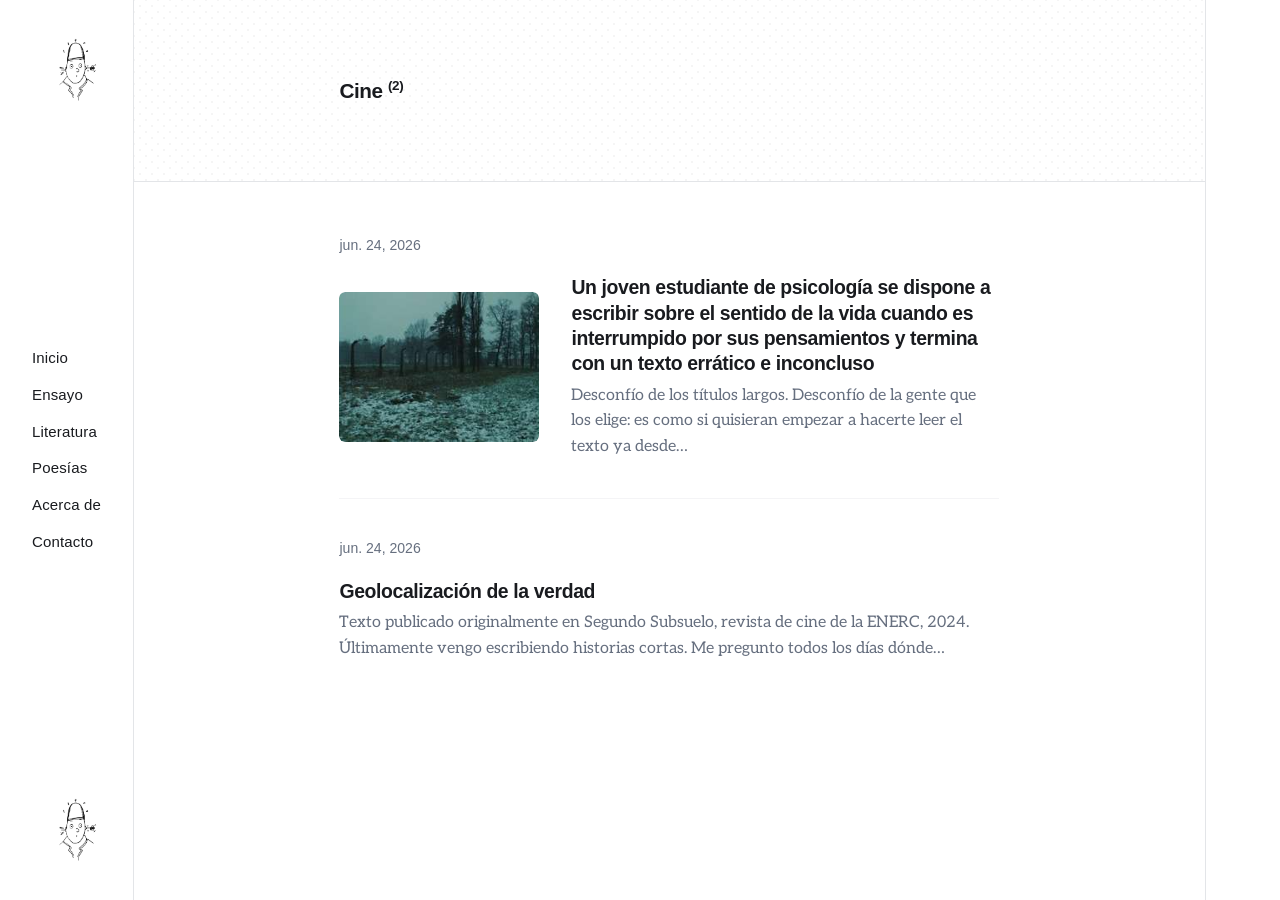
<file: tags/cine/index.html>
<!DOCTYPE html><html lang="es"><head><meta charset="utf-8"><meta http-equiv="X-UA-Compatible" content="IE=edge"><meta name="viewport" content="width=device-width,initial-scale=1"><title>Tag: Cine - Julián Enriquez</title><meta name="robots" content="noindex, follow"><meta name="generator" content="Publii Open-Source CMS for Static Site"><link rel="alternate" type="application/atom+xml" href="https://julian-enriquez.github.io/julian-enriquez/feed.xml" title="Julián Enriquez - RSS"><link rel="alternate" type="application/json" href="https://julian-enriquez.github.io/julian-enriquez/feed.json" title="Julián Enriquez - JSON"><meta property="og:title" content="Cine"><meta property="og:image" content="https://julian-enriquez.github.io/julian-enriquez/media/website/18.png"><meta property="og:image:width" content="4746"><meta property="og:image:height" content="5933"><meta property="og:site_name" content="Julián Enriquez"><meta property="og:description" content=""><meta property="og:url" content="https://julian-enriquez.github.io/julian-enriquez/tags/cine/"><meta property="og:type" content="website"><link rel="shortcut icon" href="https://julian-enriquez.github.io/julian-enriquez/media/website/PIPO-05.png" type="image/x-icon"><link rel="stylesheet" href="https://julian-enriquez.github.io/julian-enriquez/assets/css/style.css?v=1b7cdbcfc6073b887bbcb154c6735368"><script type="application/ld+json">{"@context":"http://schema.org","@type":"Organization","name":"Julián Enriquez","logo":"https://julian-enriquez.github.io/julian-enriquez/media/website/18.png","url":"https://julian-enriquez.github.io/julian-enriquez/","sameAs":["https://www.instagram.com/julii_enriquez/","https://www.youtube.com/@julian.enriquez"]}</script><noscript><style>img[loading] {
                    opacity: 1;
                }</style></noscript></head><body class="tag-template"><div class="container"><div class="left-bar"><div class="left-bar__inner"><header class="header"><a class="logo" href="https://julian-enriquez.github.io/julian-enriquez/"><img src="https://julian-enriquez.github.io/julian-enriquez/media/website/18.png" alt="Julián Enriquez" width="4746" height="5933"></a><nav class="navbar"><button class="navbar__toggle" aria-label="Menu" aria-haspopup="true" aria-expanded="false"><span class="navbar__toggle__box"><span class="navbar__toggle__inner">Menu</span></span></button><ul class="navbar__menu"><li><a href="https://julian-enriquez.github.io/julian-enriquez/" target="_self" aria-label="Inicio"><span>Inicio</span></a></li><li><a href="https://julian-enriquez.github.io/julian-enriquez/tags/escritos/" target="_self" aria-label="Ensayo"><span>Ensayo</span></a></li><li><a href="https://julian-enriquez.github.io/julian-enriquez/tags/literatura/" target="_self" aria-label="Literatura"><span>Literatura</span></a></li><li><a href="https://julian-enriquez.github.io/julian-enriquez/tags/poesia/" target="_self" aria-label="Poesías"><span>Poesías</span></a></li><li><a href="https://julian-enriquez.github.io/julian-enriquez/sobre-mi/" target="_self" aria-label="Acerca de"><span>Acerca de</span></a></li><li><a href="https://julian-enriquez.github.io/julian-enriquez/contacto/" target="_self" aria-label="Contacto"><span>Contacto</span></a></li></ul></nav><a class="logo logo--atbottom" href="https://julian-enriquez.github.io/julian-enriquez/"><img src="https://julian-enriquez.github.io/julian-enriquez/media/website/18.png" alt="Julián Enriquez" width="4746" height="5933"></a></header></div></div><main class="main page page--tag"><div class="hero"><div class="main__inner"><h1>Cine <sup>(2)</sup></h1></div></div><div class="main__inner"><article class="c-card"><div class="c-card__meta"><time datetime="2026-06-24T15:15">jun. 24, 2026</time></div><a href="https://julian-enriquez.github.io/julian-enriquez/un-joven-estudiante-de-psicologia/" class="c-card__image"><img src="https://julian-enriquez.github.io/julian-enriquez/media/posts/8/Shoah-704412970-large.jpg" srcset="https://julian-enriquez.github.io/julian-enriquez/media/posts/8/responsive/Shoah-704412970-large-xs.jpg 320w, https://julian-enriquez.github.io/julian-enriquez/media/posts/8/responsive/Shoah-704412970-large-sm.jpg 480w" sizes="(min-width: 700px) 200px, (min-width: 480px) 160px, calc(100vw - 50px)" loading="lazy" height="1080" width="1920" alt=""></a><header class="c-card__header"><h2 class="c-card__title"><a href="https://julian-enriquez.github.io/julian-enriquez/un-joven-estudiante-de-psicologia/">Un joven estudiante de psicología se dispone a escribir sobre el sentido de la vida cuando es interrumpido por sus pensamientos y termina con un texto errático e inconcluso</a></h2><p>Desconfío de los títulos largos. Desconfío de la gente que los elige: es como si quisieran empezar a hacerte leer el texto ya desde&hellip;</p></header></article><article class="c-card"><div class="c-card__meta"><time datetime="2026-06-24T14:46">jun. 24, 2026</time></div><header class="c-card__header"><h2 class="c-card__title"><a href="https://julian-enriquez.github.io/julian-enriquez/geolocalizacion-de-la-verdad/">Geolocalización de la verdad</a></h2><p>Texto publicado originalmente en Segundo Subsuelo, revista de cine de la ENERC, 2024. Últimamente vengo escribiendo historias cortas. Me pregunto todos los días dónde&hellip;</p></header></article></div></main><div class="right-bar"><div class="right-bar__inner"><div class="sidebar"><div class="box follow"><a href="https://www.instagram.com/julii_enriquez/" class="tltp tltp--top" aria-label="Instagram"><svg><use xlink:href="https://julian-enriquez.github.io/julian-enriquez/assets/svg/svg-map.svg#instagram"/></svg> <span>Instagram</span> </a><a href="https://www.youtube.com/@julian.enriquez" class="tltp tltp--top" aria-label="Youtube"><svg><use xlink:href="https://julian-enriquez.github.io/julian-enriquez/assets/svg/svg-map.svg#youtube"/></svg> <span>Youtube</span></a></div></div></div></div></div><script defer="defer" src="https://julian-enriquez.github.io/julian-enriquez/assets/js/scripts.min.js?v=b2d91bcadbf5db401b76eb5bb3092eb7"></script><script>var images = document.querySelectorAll('img[loading]');
        for (var i = 0; i < images.length; i++) {
            if (images[i].complete) {
                images[i].classList.add('is-loaded');
            } else {
                images[i].addEventListener('load', function () {
                    this.classList.add('is-loaded');
                }, false);
            }
        }</script></body></html>
</file>
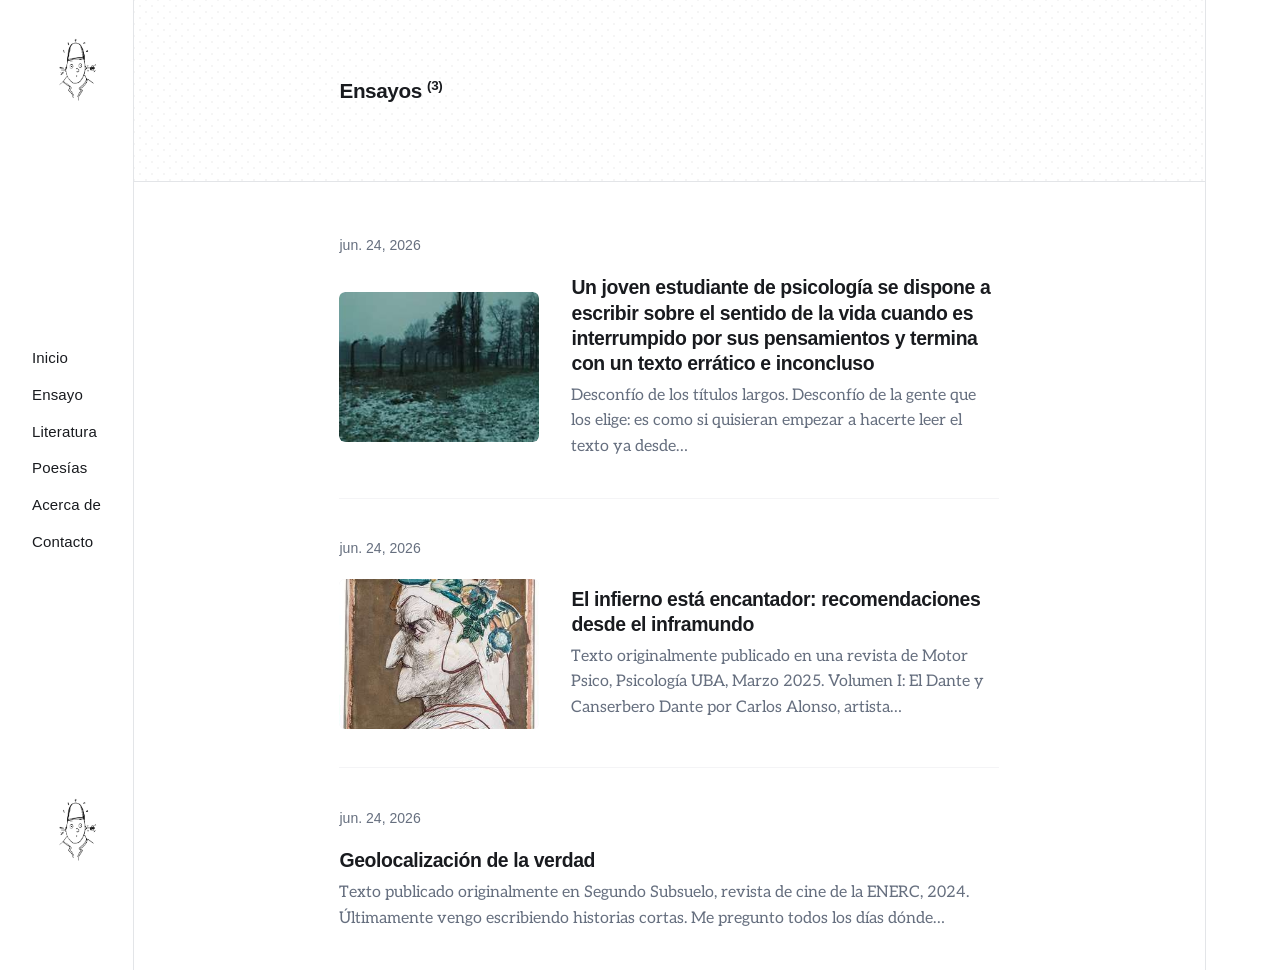
<file: tags/escritos/index.html>
<!DOCTYPE html><html lang="es"><head><meta charset="utf-8"><meta http-equiv="X-UA-Compatible" content="IE=edge"><meta name="viewport" content="width=device-width,initial-scale=1"><title>Tag: Ensayos - Julián Enriquez</title><meta name="robots" content="noindex, follow"><meta name="generator" content="Publii Open-Source CMS for Static Site"><link rel="alternate" type="application/atom+xml" href="https://julian-enriquez.github.io/julian-enriquez/feed.xml" title="Julián Enriquez - RSS"><link rel="alternate" type="application/json" href="https://julian-enriquez.github.io/julian-enriquez/feed.json" title="Julián Enriquez - JSON"><meta property="og:title" content="Ensayos"><meta property="og:image" content="https://julian-enriquez.github.io/julian-enriquez/media/website/18.png"><meta property="og:image:width" content="4746"><meta property="og:image:height" content="5933"><meta property="og:site_name" content="Julián Enriquez"><meta property="og:description" content=""><meta property="og:url" content="https://julian-enriquez.github.io/julian-enriquez/tags/escritos/"><meta property="og:type" content="website"><link rel="shortcut icon" href="https://julian-enriquez.github.io/julian-enriquez/media/website/PIPO-05.png" type="image/x-icon"><link rel="stylesheet" href="https://julian-enriquez.github.io/julian-enriquez/assets/css/style.css?v=1b7cdbcfc6073b887bbcb154c6735368"><script type="application/ld+json">{"@context":"http://schema.org","@type":"Organization","name":"Julián Enriquez","logo":"https://julian-enriquez.github.io/julian-enriquez/media/website/18.png","url":"https://julian-enriquez.github.io/julian-enriquez/","sameAs":["https://www.instagram.com/julii_enriquez/","https://www.youtube.com/@julian.enriquez"]}</script><noscript><style>img[loading] {
                    opacity: 1;
                }</style></noscript></head><body class="tag-template"><div class="container"><div class="left-bar"><div class="left-bar__inner"><header class="header"><a class="logo" href="https://julian-enriquez.github.io/julian-enriquez/"><img src="https://julian-enriquez.github.io/julian-enriquez/media/website/18.png" alt="Julián Enriquez" width="4746" height="5933"></a><nav class="navbar"><button class="navbar__toggle" aria-label="Menu" aria-haspopup="true" aria-expanded="false"><span class="navbar__toggle__box"><span class="navbar__toggle__inner">Menu</span></span></button><ul class="navbar__menu"><li><a href="https://julian-enriquez.github.io/julian-enriquez/" target="_self" aria-label="Inicio"><span>Inicio</span></a></li><li class="active"><a href="https://julian-enriquez.github.io/julian-enriquez/tags/escritos/" target="_self" aria-label="Ensayo"><span>Ensayo</span></a></li><li><a href="https://julian-enriquez.github.io/julian-enriquez/tags/literatura/" target="_self" aria-label="Literatura"><span>Literatura</span></a></li><li><a href="https://julian-enriquez.github.io/julian-enriquez/tags/poesia/" target="_self" aria-label="Poesías"><span>Poesías</span></a></li><li><a href="https://julian-enriquez.github.io/julian-enriquez/sobre-mi/" target="_self" aria-label="Acerca de"><span>Acerca de</span></a></li><li><a href="https://julian-enriquez.github.io/julian-enriquez/contacto/" target="_self" aria-label="Contacto"><span>Contacto</span></a></li></ul></nav><a class="logo logo--atbottom" href="https://julian-enriquez.github.io/julian-enriquez/"><img src="https://julian-enriquez.github.io/julian-enriquez/media/website/18.png" alt="Julián Enriquez" width="4746" height="5933"></a></header></div></div><main class="main page page--tag"><div class="hero"><div class="main__inner"><h1>Ensayos <sup>(3)</sup></h1></div></div><div class="main__inner"><article class="c-card"><div class="c-card__meta"><time datetime="2026-06-24T15:15">jun. 24, 2026</time></div><a href="https://julian-enriquez.github.io/julian-enriquez/un-joven-estudiante-de-psicologia/" class="c-card__image"><img src="https://julian-enriquez.github.io/julian-enriquez/media/posts/8/Shoah-704412970-large.jpg" srcset="https://julian-enriquez.github.io/julian-enriquez/media/posts/8/responsive/Shoah-704412970-large-xs.jpg 320w, https://julian-enriquez.github.io/julian-enriquez/media/posts/8/responsive/Shoah-704412970-large-sm.jpg 480w" sizes="(min-width: 700px) 200px, (min-width: 480px) 160px, calc(100vw - 50px)" loading="lazy" height="1080" width="1920" alt=""></a><header class="c-card__header"><h2 class="c-card__title"><a href="https://julian-enriquez.github.io/julian-enriquez/un-joven-estudiante-de-psicologia/">Un joven estudiante de psicología se dispone a escribir sobre el sentido de la vida cuando es interrumpido por sus pensamientos y termina con un texto errático e inconcluso</a></h2><p>Desconfío de los títulos largos. Desconfío de la gente que los elige: es como si quisieran empezar a hacerte leer el texto ya desde&hellip;</p></header></article><article class="c-card"><div class="c-card__meta"><time datetime="2026-06-24T14:57">jun. 24, 2026</time></div><a href="https://julian-enriquez.github.io/julian-enriquez/el-infierno-esta-encantador-recomendaciones-desde-el-inframundo/" class="c-card__image"><img src="https://julian-enriquez.github.io/julian-enriquez/media/posts/7/CE-2460-ANV.D_ret.jpg" srcset="https://julian-enriquez.github.io/julian-enriquez/media/posts/7/responsive/CE-2460-ANV.D_ret-xs.jpg 320w, https://julian-enriquez.github.io/julian-enriquez/media/posts/7/responsive/CE-2460-ANV.D_ret-sm.jpg 480w" sizes="(min-width: 700px) 200px, (min-width: 480px) 160px, calc(100vw - 50px)" loading="lazy" height="1344" width="1041" alt=""></a><header class="c-card__header"><h2 class="c-card__title"><a href="https://julian-enriquez.github.io/julian-enriquez/el-infierno-esta-encantador-recomendaciones-desde-el-inframundo/">El infierno está encantador: recomendaciones desde el inframundo</a></h2><p>Texto originalmente publicado en una revista de Motor Psico, Psicología UBA, Marzo 2025. Volumen I: El Dante y Canserbero Dante por Carlos Alonso, artista&hellip;</p></header></article><article class="c-card"><div class="c-card__meta"><time datetime="2026-06-24T14:46">jun. 24, 2026</time></div><header class="c-card__header"><h2 class="c-card__title"><a href="https://julian-enriquez.github.io/julian-enriquez/geolocalizacion-de-la-verdad/">Geolocalización de la verdad</a></h2><p>Texto publicado originalmente en Segundo Subsuelo, revista de cine de la ENERC, 2024. Últimamente vengo escribiendo historias cortas. Me pregunto todos los días dónde&hellip;</p></header></article></div></main><div class="right-bar"><div class="right-bar__inner"><div class="sidebar"><div class="box follow"><a href="https://www.instagram.com/julii_enriquez/" class="tltp tltp--top" aria-label="Instagram"><svg><use xlink:href="https://julian-enriquez.github.io/julian-enriquez/assets/svg/svg-map.svg#instagram"/></svg> <span>Instagram</span> </a><a href="https://www.youtube.com/@julian.enriquez" class="tltp tltp--top" aria-label="Youtube"><svg><use xlink:href="https://julian-enriquez.github.io/julian-enriquez/assets/svg/svg-map.svg#youtube"/></svg> <span>Youtube</span></a></div></div></div></div></div><script defer="defer" src="https://julian-enriquez.github.io/julian-enriquez/assets/js/scripts.min.js?v=b2d91bcadbf5db401b76eb5bb3092eb7"></script><script>var images = document.querySelectorAll('img[loading]');
        for (var i = 0; i < images.length; i++) {
            if (images[i].complete) {
                images[i].classList.add('is-loaded');
            } else {
                images[i].addEventListener('load', function () {
                    this.classList.add('is-loaded');
                }, false);
            }
        }</script></body></html>
</file>
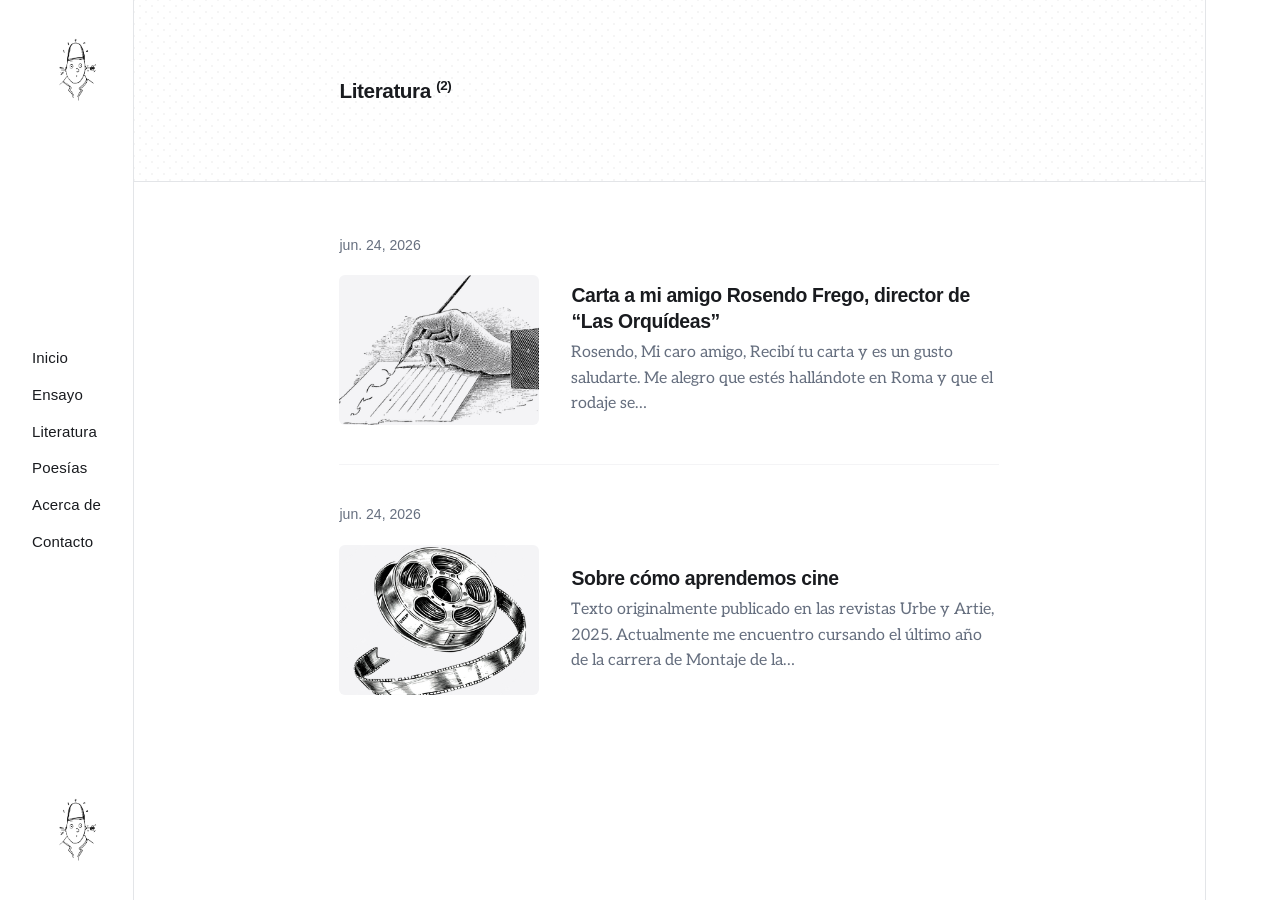
<file: tags/literatura/index.html>
<!DOCTYPE html><html lang="es"><head><meta charset="utf-8"><meta http-equiv="X-UA-Compatible" content="IE=edge"><meta name="viewport" content="width=device-width,initial-scale=1"><title>Tag: Literatura - Julián Enriquez</title><meta name="robots" content="noindex, follow"><meta name="generator" content="Publii Open-Source CMS for Static Site"><link rel="alternate" type="application/atom+xml" href="https://julian-enriquez.github.io/julian-enriquez/feed.xml" title="Julián Enriquez - RSS"><link rel="alternate" type="application/json" href="https://julian-enriquez.github.io/julian-enriquez/feed.json" title="Julián Enriquez - JSON"><meta property="og:title" content="Literatura"><meta property="og:image" content="https://julian-enriquez.github.io/julian-enriquez/media/website/18.png"><meta property="og:image:width" content="4746"><meta property="og:image:height" content="5933"><meta property="og:site_name" content="Julián Enriquez"><meta property="og:description" content=""><meta property="og:url" content="https://julian-enriquez.github.io/julian-enriquez/tags/literatura/"><meta property="og:type" content="website"><link rel="shortcut icon" href="https://julian-enriquez.github.io/julian-enriquez/media/website/PIPO-05.png" type="image/x-icon"><link rel="stylesheet" href="https://julian-enriquez.github.io/julian-enriquez/assets/css/style.css?v=1b7cdbcfc6073b887bbcb154c6735368"><script type="application/ld+json">{"@context":"http://schema.org","@type":"Organization","name":"Julián Enriquez","logo":"https://julian-enriquez.github.io/julian-enriquez/media/website/18.png","url":"https://julian-enriquez.github.io/julian-enriquez/","sameAs":["https://www.instagram.com/julii_enriquez/","https://www.youtube.com/@julian.enriquez"]}</script><noscript><style>img[loading] {
                    opacity: 1;
                }</style></noscript></head><body class="tag-template"><div class="container"><div class="left-bar"><div class="left-bar__inner"><header class="header"><a class="logo" href="https://julian-enriquez.github.io/julian-enriquez/"><img src="https://julian-enriquez.github.io/julian-enriquez/media/website/18.png" alt="Julián Enriquez" width="4746" height="5933"></a><nav class="navbar"><button class="navbar__toggle" aria-label="Menu" aria-haspopup="true" aria-expanded="false"><span class="navbar__toggle__box"><span class="navbar__toggle__inner">Menu</span></span></button><ul class="navbar__menu"><li><a href="https://julian-enriquez.github.io/julian-enriquez/" target="_self" aria-label="Inicio"><span>Inicio</span></a></li><li><a href="https://julian-enriquez.github.io/julian-enriquez/tags/escritos/" target="_self" aria-label="Ensayo"><span>Ensayo</span></a></li><li class="active"><a href="https://julian-enriquez.github.io/julian-enriquez/tags/literatura/" target="_self" aria-label="Literatura"><span>Literatura</span></a></li><li><a href="https://julian-enriquez.github.io/julian-enriquez/tags/poesia/" target="_self" aria-label="Poesías"><span>Poesías</span></a></li><li><a href="https://julian-enriquez.github.io/julian-enriquez/sobre-mi/" target="_self" aria-label="Acerca de"><span>Acerca de</span></a></li><li><a href="https://julian-enriquez.github.io/julian-enriquez/contacto/" target="_self" aria-label="Contacto"><span>Contacto</span></a></li></ul></nav><a class="logo logo--atbottom" href="https://julian-enriquez.github.io/julian-enriquez/"><img src="https://julian-enriquez.github.io/julian-enriquez/media/website/18.png" alt="Julián Enriquez" width="4746" height="5933"></a></header></div></div><main class="main page page--tag"><div class="hero"><div class="main__inner"><h1>Literatura <sup>(2)</sup></h1></div></div><div class="main__inner"><article class="c-card"><div class="c-card__meta"><time datetime="2026-06-24T15:32">jun. 24, 2026</time></div><a href="https://julian-enriquez.github.io/julian-enriquez/carta-a-mi-amigo-rosendo-frego-director-de-las-orquideas-2/" class="c-card__image"><img src="https://julian-enriquez.github.io/julian-enriquez/media/posts/10/Hand-Writing-PNG-Free-Image-1.png" srcset="https://julian-enriquez.github.io/julian-enriquez/media/posts/10/responsive/Hand-Writing-PNG-Free-Image-1-xs.png 320w, https://julian-enriquez.github.io/julian-enriquez/media/posts/10/responsive/Hand-Writing-PNG-Free-Image-1-sm.png 480w" sizes="(min-width: 700px) 200px, (min-width: 480px) 160px, calc(100vw - 50px)" loading="lazy" height="745" width="1132" alt=""></a><header class="c-card__header"><h2 class="c-card__title"><a href="https://julian-enriquez.github.io/julian-enriquez/carta-a-mi-amigo-rosendo-frego-director-de-las-orquideas-2/">Carta a mi amigo Rosendo Frego, director de “Las Orquídeas”</a></h2><p>Rosendo, Mi caro amigo, Recibí tu carta y es un gusto saludarte. Me alegro que estés hallándote en Roma y que el rodaje se&hellip;</p></header></article><article class="c-card"><div class="c-card__meta"><time datetime="2026-06-24T11:46">jun. 24, 2026</time></div><a href="https://julian-enriquez.github.io/julian-enriquez/sobre-como-aprendemos-cine/" class="c-card__image"><img src="https://julian-enriquez.github.io/julian-enriquez/media/posts/4/pngtree-cinema-film-roll-sketch-cinema-ribbon-in-doodle-style-png-image_15994874.png" srcset="https://julian-enriquez.github.io/julian-enriquez/media/posts/4/responsive/pngtree-cinema-film-roll-sketch-cinema-ribbon-in-doodle-style-png-image_15994874-xs.png 320w, https://julian-enriquez.github.io/julian-enriquez/media/posts/4/responsive/pngtree-cinema-film-roll-sketch-cinema-ribbon-in-doodle-style-png-image_15994874-sm.png 480w" sizes="(min-width: 700px) 200px, (min-width: 480px) 160px, calc(100vw - 50px)" loading="lazy" height="2500" width="2500" alt=""></a><header class="c-card__header"><h2 class="c-card__title"><a href="https://julian-enriquez.github.io/julian-enriquez/sobre-como-aprendemos-cine/">Sobre cómo aprendemos cine</a></h2><p>Texto originalmente publicado en las revistas Urbe y Artie, 2025. Actualmente me encuentro cursando el último año de la carrera de Montaje de la&hellip;</p></header></article></div></main><div class="right-bar"><div class="right-bar__inner"><div class="sidebar"><div class="box follow"><a href="https://www.instagram.com/julii_enriquez/" class="tltp tltp--top" aria-label="Instagram"><svg><use xlink:href="https://julian-enriquez.github.io/julian-enriquez/assets/svg/svg-map.svg#instagram"/></svg> <span>Instagram</span> </a><a href="https://www.youtube.com/@julian.enriquez" class="tltp tltp--top" aria-label="Youtube"><svg><use xlink:href="https://julian-enriquez.github.io/julian-enriquez/assets/svg/svg-map.svg#youtube"/></svg> <span>Youtube</span></a></div></div></div></div></div><script defer="defer" src="https://julian-enriquez.github.io/julian-enriquez/assets/js/scripts.min.js?v=b2d91bcadbf5db401b76eb5bb3092eb7"></script><script>var images = document.querySelectorAll('img[loading]');
        for (var i = 0; i < images.length; i++) {
            if (images[i].complete) {
                images[i].classList.add('is-loaded');
            } else {
                images[i].addEventListener('load', function () {
                    this.classList.add('is-loaded');
                }, false);
            }
        }</script></body></html>
</file>
